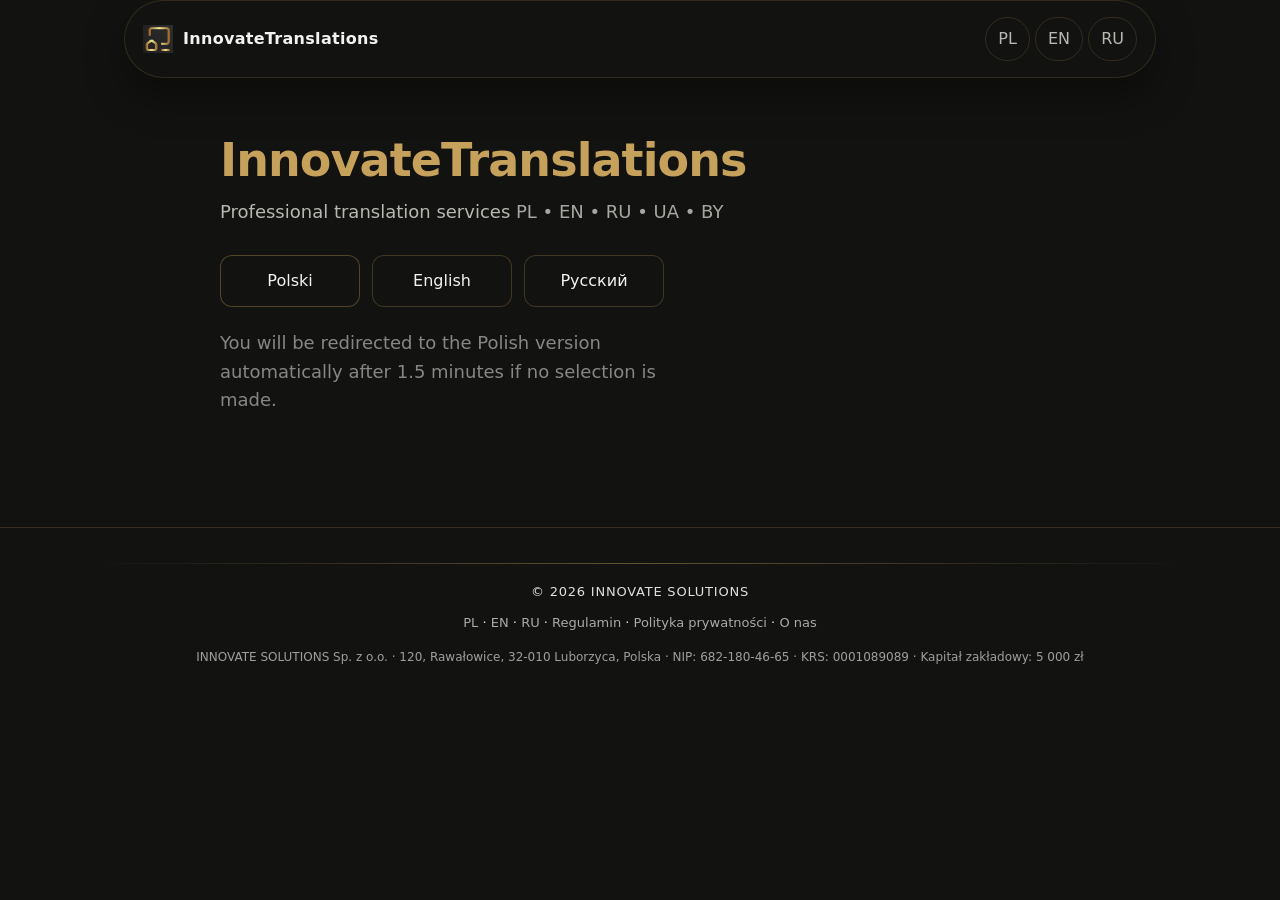
<file: index.html>
<!doctype html>
<html lang="pl">
<head>
  
  <meta charset="utf-8" />
  <meta name="viewport" content="width=device-width, initial-scale=1" />
  <title>InnovateTranslations | Professional Translation Services (PL, EN,UA, BY, RU)</title>
  <meta name="description" content="InnovateTranslations provides professional translation services for businesses. Languages: Polish, English, Russian, Ukrainian, Belarusian. Reliable communication and timely delivery."  />
  <meta name="robots" content="index,follow" />
  <link rel="canonical" href="./" />

  <meta property="og:title" content="InnovateTranslations — usługi tłumaczeniowe" />
  <meta property="og:description" content="Tłumaczenia PL/EN/RU dla firm. Szybka wycena i terminowa realizacja." />
  <meta property="og:type" content="website" />
  <link rel="stylesheet" href="./assets/style.css" />

  <link rel="icon" href="/assets/favicon/favicon.ico" sizes="any">
<link rel="icon" type="image/png" href="/assets/favicon/favicon-32.png" sizes="32x32">
<link rel="icon" type="image/png" href="/assets/favicon/favicon-192.png" sizes="192x192">
<link rel="apple-touch-icon" href="/assets/favicon/apple-touch-icon.png">
<link rel="manifest" href="/assets/favicon/site.webmanifest">
  
</head>
<body>
  <div class="container">                   
    <div class="nav">              
      <div class="brand">     
       <img src="./assets/img/logo.png" alt="InnovateTranslations logo">
       <span>InnovateTranslations</span>
      </div>                   

       <div class="lang">  
       <a href="./pl/">PL</a>
       <a href="./en/">EN</a>
       <a href="./ru/">RU</a>
      </div>              
    </div>                 

   <section class="hero">
    <div class="hero-inner">  
  <h1>InnovateTranslations</h1>
  <p style="margin-top:10px">
    Professional translation services
    <span class="hero-langs">  PL • EN • RU • UA • BY</span>
  </p>

  <div class="cta" style="margin-top:28px">  
    <a class="btn" href="./pl/">Polski</a>
    <a class="btn secondary" href="./en/">English</a>
    <a class="btn secondary" href="./ru/">Русский</a>
  </div>                                    

  <p class="small" style="margin-top:22px; opacity:.7">
   You will be redirected to the Polish version automatically after 1.5 minutes if no selection is made.
  </p>
      </div>             
        
  </section>  

  </div>                                          

<script>
  const BASE = "";
  const y = document.getElementById('y');
  if (y) y.textContent = new Date().getFullYear();

  // jeśli język już zapisany – omiń landing
  const saved = localStorage.getItem("it_lang");
  if (saved === "pl" || saved === "en" || saved === "ru") {
    window.location.replace(`${BASE}/${saved}/`);
  } else {
    const lang = (navigator.language || '').toLowerCase();
    const target =
      lang.startsWith('ru') ? `${BASE}/ru/` :
      lang.startsWith('en') ? `${BASE}/en/` :
      `${BASE}/pl/`;

    // długi, spokojny timeout – landing ma sens
    setTimeout(() => {
      window.location.href = target;
    }, 90000); // 90 sekund
  }

  // zapamiętaj kliknięcie języka
  document.querySelectorAll('a[href*="/pl/"], a[href*="/en/"], a[href*="/ru/"]').forEach(a => {

    a.addEventListener("click", () => {
      if (a.href.includes("/pl/")) localStorage.setItem("it_lang","pl");
      if (a.href.includes("/en/")) localStorage.setItem("it_lang","en");
      if (a.href.includes("/ru/")) localStorage.setItem("it_lang","ru");
    });
  });
</script>
</body>

<footer class="footer-clean">

  <div class="footer-line footer-copy">
    © 2026 INNOVATE SOLUTIONS
  </div>

  <div class="footer-line footer-links">
    <a href="./pl/">PL</a> ·
    <a href="./en/">EN</a> ·
    <a href="./ru/">RU</a> ·
    <a href="./regulamin.html">Regulamin</a> ·
    <a href="./polityka-prywatnosci.html">Polityka prywatności</a> ·
    <a href="#">O nas</a>
  </div>

  <div class="footer-line footer-company">
    INNOVATE SOLUTIONS Sp. z o.o. · 120, Rawałowice, 32-010 Luborzyca, Polska ·
    NIP: 682-180-46-65 · KRS: 0001089089 · Kapitał zakładowy: 5 000 zł
  </div>

</footer>


  
</html>
</file>
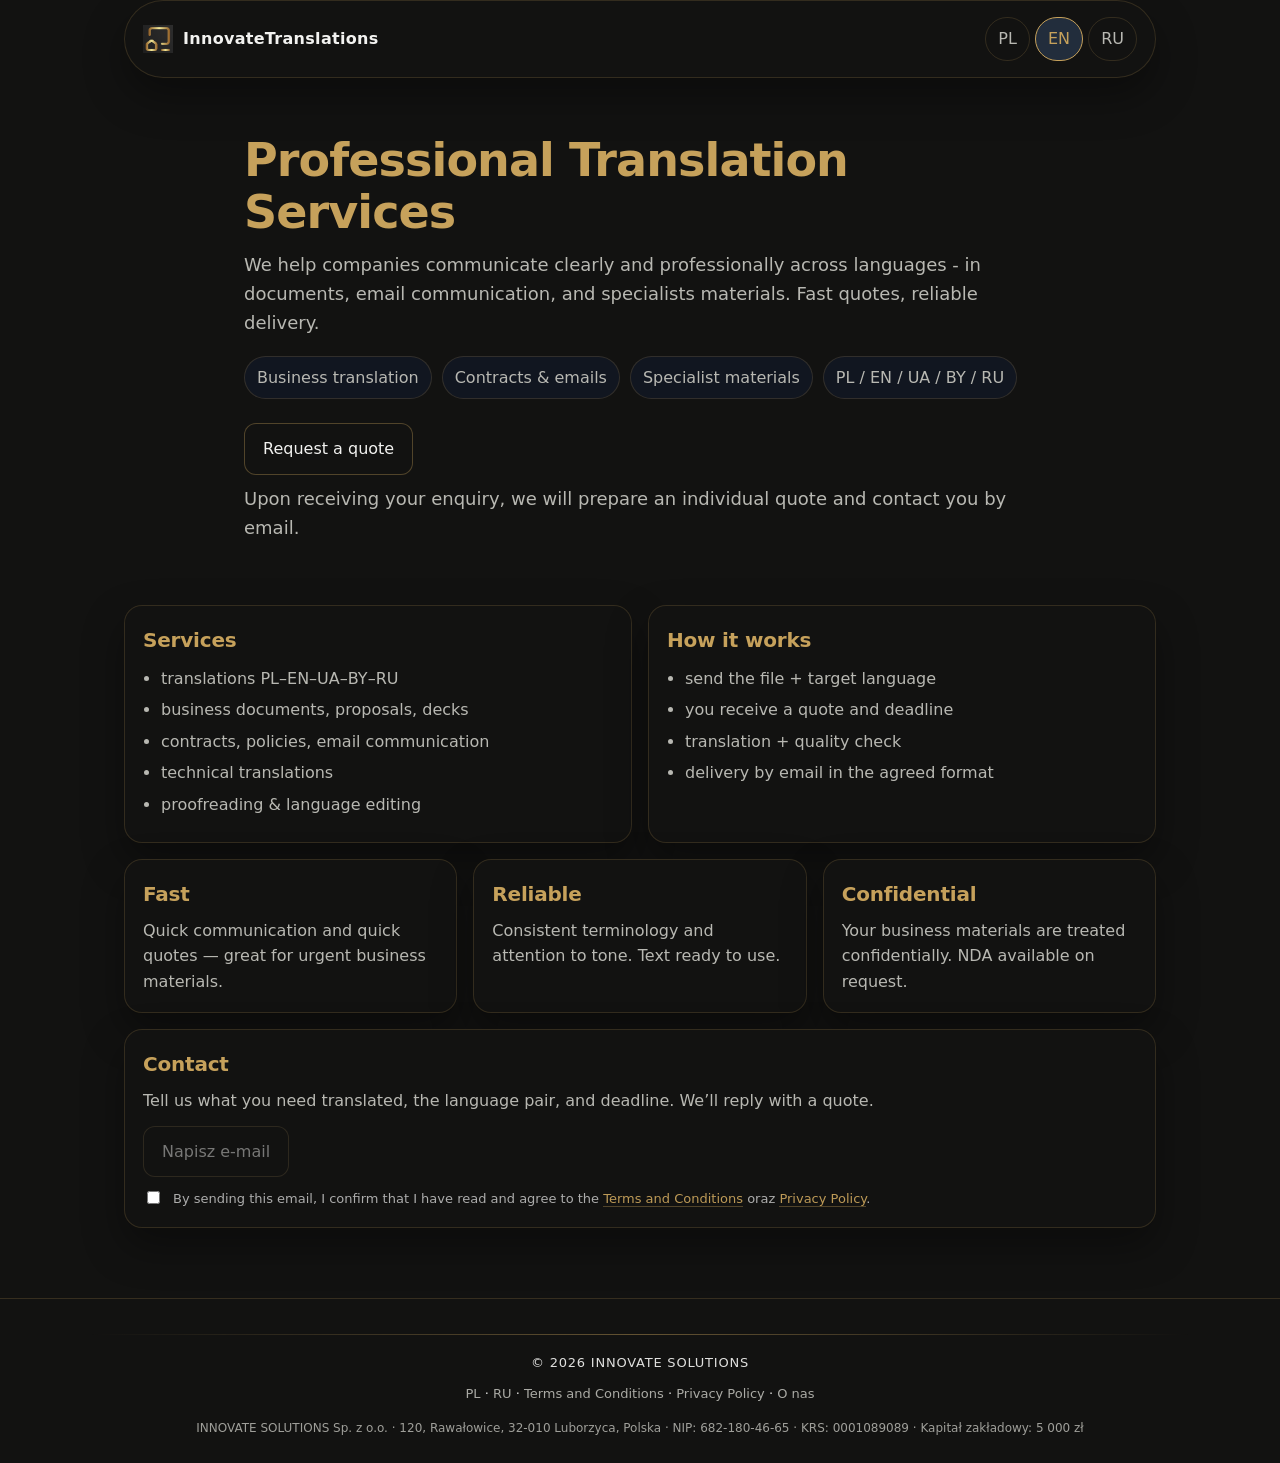
<file: en/index.html>
<!doctype html>
<html lang="en">
<head>

<link rel="icon" href="/assets/favicon/favicon.ico" sizes="any">
<link rel="icon" type="image/png" href="/assets/favicon/favicon-32.png" sizes="32x32">
<link rel="icon" type="image/png" href="/assets/favicon/favicon-192.png" sizes="192x192">
<link rel="apple-touch-icon" href="/assets/favicon/apple-touch-icon.png">
<link rel="manifest" href="/assets/favicon/site.webmanifest">
  
  <meta charset="utf-8" />
  <meta name="viewport" content="width=device-width, initial-scale=1" />
  <title>Professional Translation Services PL–EN–UA–BY–RU | InnovateTranslation</title>
  <meta name="description" content="InnovateTranslations provides professional translation services. Business documents, correspondence and specialist materials. Languages: PL, EN, UA, BY, RU" />
  <meta name="robots" content="index,follow" />
 <link rel="canonical" href="https://innovate-translations.eu/en/" />

<link rel="alternate" hreflang="pl" href="https://innovate-translations.eu/pl/" />
<link rel="alternate" hreflang="en" href="https://innovate-translations.eu/en/" />
<link rel="alternate" hreflang="ru" href="https://innovate-translations.eu/ru/" />
<link rel="alternate" hreflang="x-default" href="https://innovate-translations.eu/" />


  <meta property="og:title" content="InnovateTranslations — PL–EN–UA–BY–RU Translation Services" />
  <meta property="og:description" content="Business-focused translations. Fast quote and on-time delivery." />
  <meta property="og:type" content="website" />
  <meta property="og:url" content="https://innovate-translations.eu/">

 <link rel="stylesheet" href="../assets/style.css" />

  <script type="application/ld+json">
{
  "@context": "https://schema.org",
  "@type": "ProfessionalService",
  "name": "InnovateTranslations (INNOVATE SOLUTIONS Sp. z o.o.)",
  "url": "https://innovate-translations.eu/en/index.html",
  "inLanguage": "en",
  "serviceType": "Translation services",
  "description": "Professional translation services for businesses and individuals: specialist, technical and medical documents. Languages: Polish, English, Russian, Ukrainian, Belarusian. Fast quotation and reliable delivery.",
  "areaServed": ["PL", "EU"],
  "knowsLanguage": ["pl", "en", "ru", "uk", "be"],
  "email": "biuro.innovatesolutions@gmail.com"
}
</script>
</head>

  
<body>
  <div class="container">
    <div class="nav">
      <div class="brand">
      <img src="../assets/img/logo.png" alt="InnovateTranslations logo">
      <span>InnovateTranslations</span>
</div>

      <div class="lang">
       <a href="../pl/">PL</a>
       <a class="active" href="../en/">EN</a>
       <a href="../ru/">RU</a>
      </div>
    </div>

    <section class="hero">
      <div class="hero-wrap">
      <h1>Professional Translation Services</h1>
      <p>We help companies communicate clearly and professionally across languages - in documents, email communication, and specialists materials. Fast quotes, reliable delivery.</p>
      <div class="badges">
        <div class="badge">Business translation</div>
        <div class="badge">Contracts & emails</div>
        <div class="badge">Specialist materials</div>
        <div class="badge">PL / EN / UA / BY / RU</div>
      </div>
      <div class="cta">
        <a class="btn" href="#contact">Request a quote</a>
       
      </div>
      <p class="small" style="margin-top:10px">Upon receiving your enquiry, we will prepare an individual quote and contact you by email.</p>
    </div>

    </section>

    <section class="grid" id="services">
      <div class="card span6">
        <h2>Services</h2>
        <ul class="list">
          <li>translations PL–EN–UA–BY–RU</li>
          <li>business documents, proposals, decks</li>
          <li>contracts, policies, email communication</li>
          <li>technical translations</li>
          <li>proofreading & language editing</li>
        </ul>
      </div>
      <div class="card span6">
        <h2>How it works</h2>
        <ul class="list">
          <li>send the file + target language</li>
          <li>you receive a quote and deadline</li>
          <li>translation + quality check</li>
          <li>delivery by email in the agreed format</li>
        </ul>
      </div>

      <div class="card span4">
        <h2>Fast</h2>
        <p>Quick communication and quick quotes — great for urgent business materials.</p>
      </div>
      <div class="card span4">
        <h2>Reliable</h2>
        <p>Consistent terminology and attention to tone. Text ready to use.</p>
      </div>
      <div class="card span4">
        <h2>Confidential</h2>
        <p>Your business materials are treated confidentially. NDA available on request.</p>
      </div>

      <div class="card" id="contact">
        <h2>Contact</h2>
        <p>Tell us what you need translated, the language pair, and deadline. We’ll reply with a quote.</p>
        
        <div class="cta" style="margin-top:12px">
  <a class="btn" id="mailtoBtn"
     aria-disabled="true"
     href="mailto:kontakt@innovate-translations.eu?subject=Wycena%20t%C5%82umaczenia&body=Dzie%C5%84%20dobry%2C%0A%0AProsz%C4%99%20o%20wycen%C4%99%20t%C5%82umaczenia%3A%0A-%20J%C4%99zyki%3A%20PL%20%E2%86%92%20EN%20(ew.%20RU)%0A-%20Temat%3A%20%0A-%20Obj%C4%99to%C5%9B%C4%87%3A%20%0A-%20Termin%3A%20%0A%0AZa%C5%82%C4%85czam%20plik.%0A%0APozdrawiam%2C">
    Napisz e-mail
  </a>
</div>

<label class="consent-mailto" style="margin-top:12px; display:flex; gap:10px; align-items:flex-start;">
  <input id="consentMailto" type="checkbox" />
  <span>
    By sending this email, I confirm that I have read and agree to the
    <a href="terms.html">Terms and Conditions</a> oraz
    <a href="privacy-policy.html">Privacy Policy</a>.
  </span>
</label>


        
      </div>
    </section>


    
  </div>

<script>
  document.getElementById('y').textContent = new Date().getFullYear();
</script>

<script>
  (function(){
    const cb = document.getElementById('consentMailto');
    const btn = document.getElementById('mailtoBtn');
    if(!cb || !btn) return;

    const setState = () => {
      const ok = cb.checked;
      btn.setAttribute('aria-disabled', ok ? 'false' : 'true');
    };

    cb.addEventListener('change', setState);
    setState();
  })();
</script>

  
</body>

<footer class="footer-clean">

  <div class="footer-line footer-copy">
    © 2026 INNOVATE SOLUTIONS
  </div>

  <div class="footer-line footer-links">
    <a href="../pl/">PL</a> ·
    <a href="../ru/">RU</a> ·
   <a href="terms.html">Terms and Conditions</a> ·
    <a href="privacy-policy.html">Privacy Policy</a> ·
    <a href="#">O nas</a>
  </div>

  <div class="footer-line footer-company">
    INNOVATE SOLUTIONS Sp. z o.o. · 120, Rawałowice, 32-010 Luborzyca, Polska ·
    NIP: 682-180-46-65 · KRS: 0001089089 · Kapitał zakładowy: 5 000 zł
  </div>

</footer>


  
</html>
</file>
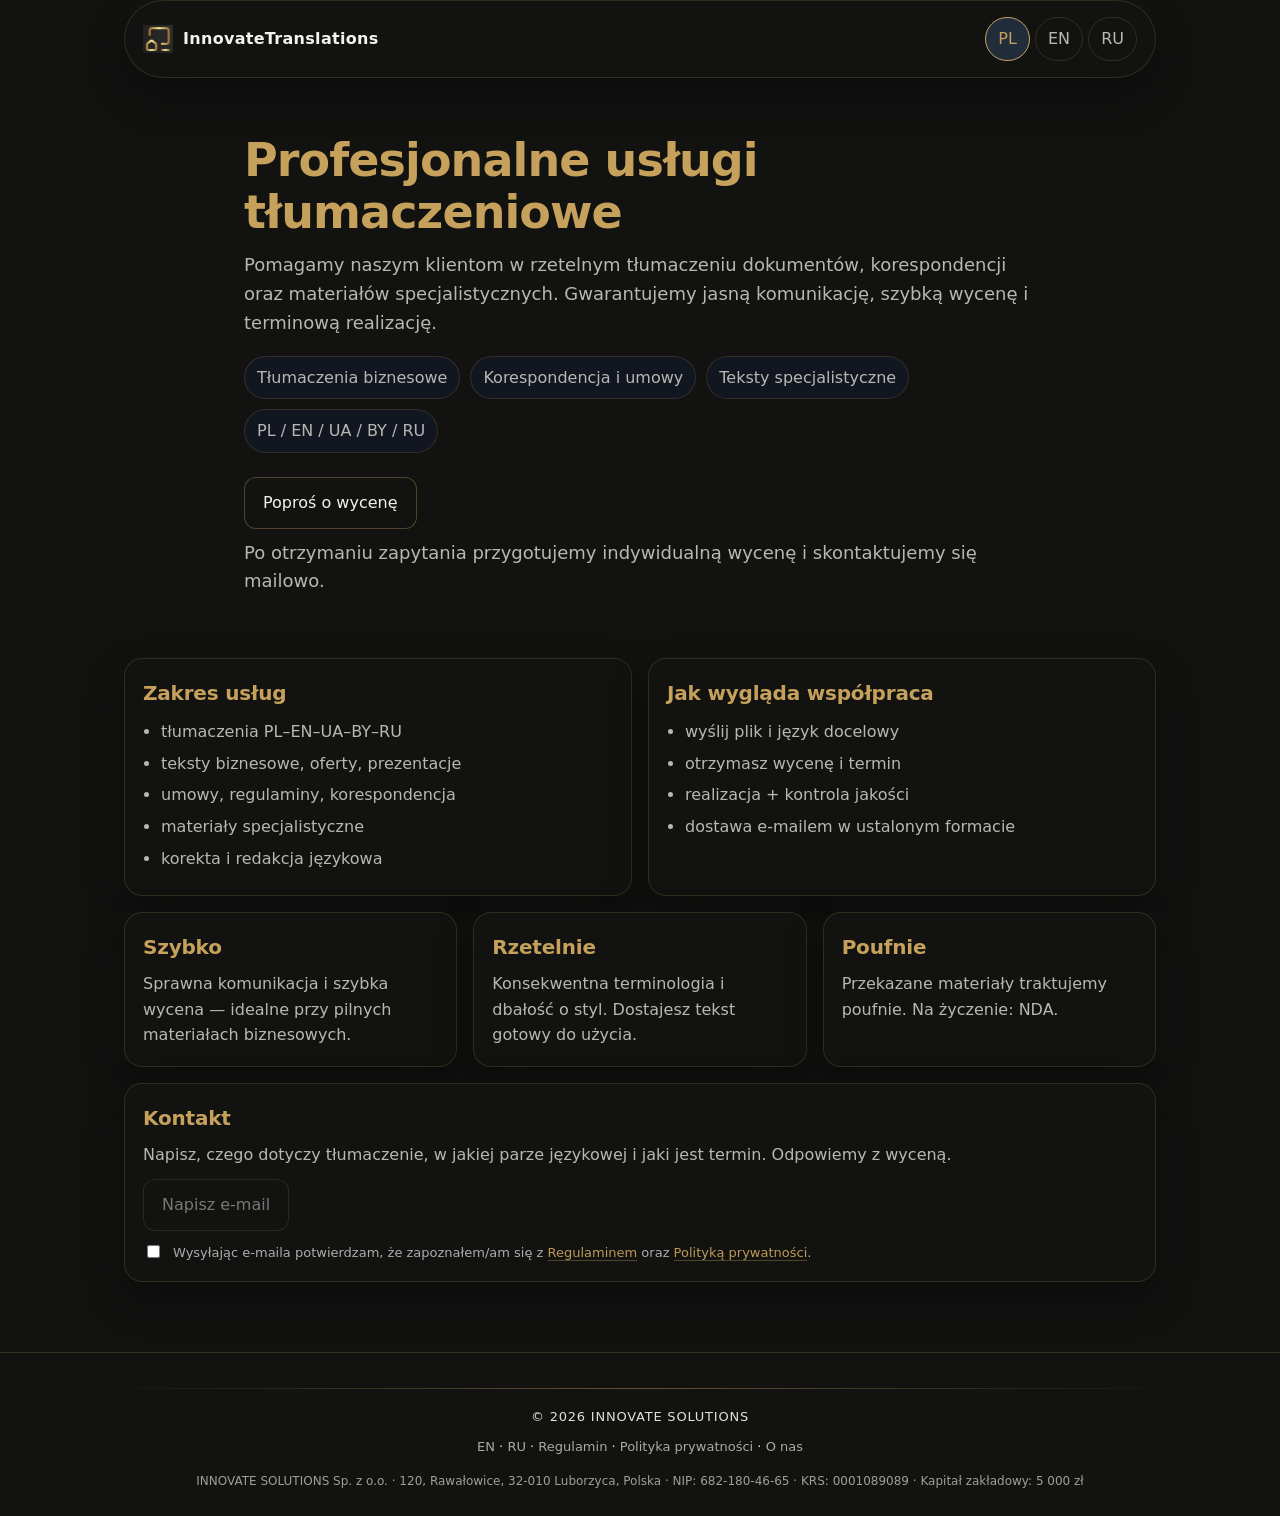
<file: pl/index.html>
<!doctype html>
<html lang="pl">
<head>

  <link rel="icon" href="/assets/favicon/favicon.ico" sizes="any">
<link rel="icon" type="image/png" href="/assets/favicon/favicon-32.png" sizes="32x32">
<link rel="icon" type="image/png" href="/assets/favicon/favicon-192.png" sizes="192x192">
<link rel="apple-touch-icon" href="/assets/favicon/apple-touch-icon.png">
<link rel="manifest" href="/assets/favicon/site.webmanifest">
  
  <meta charset="utf-8" />
  <meta name="viewport" content="width=device-width, initial-scale=1" />
  <title>Tłumaczenia specjalistyczne PL–EN–UA–BY–RU | InnovateTranslations</title>
  <meta name="description" content="InnovateTranslations oferuje profesjonalne usługi tłumaczeniowe dla firm i osób fizycznych. Tłumaczenia biznesowe, korespondencja, dokumenty. Języki: PL, EN, UA, BY, RU." />
  <meta name="robots" content="index,follow" />
<link rel="canonical" href="https://innovate-translations.eu/pl/" />

<link rel="alternate" hreflang="pl" href="https://innovate-translations.eu/pl/" />
<link rel="alternate" hreflang="en" href="https://innovate-translations.eu/en/" />
<link rel="alternate" hreflang="ru" href="https://innovate-translations.eu/ru/" />
<link rel="alternate" hreflang="x-default" href="https://innovate-translations.eu/" />


  <meta property="og:title" content="InnovateTranslations — tłumaczenia PL–EN–UA–BY–RU" />
  <meta property="og:description" content="Profesjonalne usługi tłumaczeniowe. Szybka wycena i terminowa realizacja." />
  <meta property="og:type" content="website" />
  <meta property="og:url" content="https://innovate-translations.eu/">

  <link rel="stylesheet" href="../assets/style.css" />

 <script type="application/ld+json">
{
  "@context": "https://schema.org",
  "@type": "ProfessionalService",
  "name": "InnovateTranslations (INNOVATE SOLUTIONS Sp. z o.o.)",
  "url": "https://innovate-translations.eu/pl/index.html",
  "inLanguage": "pl",
  "serviceType": "Usługi tłumaczeniowe",
  "description": "Profesjonalne usługi tłumaczeniowe dla firm i osób prywatnych: tłumaczenia specjalistyczne, techniczne i dokumentów medycznych. Języki: PL, EN, RU, UA, BY. Szybka wycena i terminowa realizacja.",
  "areaServed": ["PL", "EU"],
  "knowsLanguage": ["pl", "en", "ru", "uk", "be"],
  "email": "biuro.innovatesolutions@gmail.com"
}
</script>
</head>
<body>
  <div class="container">
    <div class="nav">
      <div class="brand">
      <img src="../assets/img/logo.png" alt="InnovateTranslations logo">
      <span>InnovateTranslations</span>
</div>

      <div class="lang">
        <a class="active" href="../pl/">PL</a>
        <a href="../en/">EN</a>
        <a href="../ru/">RU</a>
      </div>
    </div>

    <section class="hero">
      <div class="hero-wrap">
      <h1>Profesjonalne usługi tłumaczeniowe</h1>
      <p>Pomagamy naszym klientom w rzetelnym tłumaczeniu dokumentów, korespondencji oraz materiałów specjalistycznych. Gwarantujemy jasną komunikację, szybką wycenę i terminową realizację.</p>
      <div class="badges">
        <div class="badge">Tłumaczenia biznesowe</div>
        <div class="badge">Korespondencja i umowy</div>
        <div class="badge">Teksty specjalistyczne</div>
        <div class="badge">PL / EN / UA / BY / RU</div>
      </div>
      <div class="cta">
        <a class="btn" href="#kontakt">Poproś o wycenę</a>
       
      </div>
      <p class="small" style="margin-top:10px">Po otrzymaniu zapytania przygotujemy indywidualną wycenę i skontaktujemy się mailowo.</p>
      </div>
    </section>

    <section class="grid" id="oferta">
      <div class="card span6">
        <h2>Zakres usług</h2>
        <ul class="list">
          <li>tłumaczenia PL–EN–UA–BY–RU</li>
          <li>teksty biznesowe, oferty, prezentacje</li>
          <li>umowy, regulaminy, korespondencja</li>
          <li>materiały specjalistyczne</li>
          <li>korekta i redakcja językowa</li>
        </ul>
      </div>
      <div class="card span6">
        <h2>Jak wygląda współpraca</h2>
        <ul class="list">
          <li>wyślij plik i język docelowy</li>
          <li>otrzymasz wycenę i termin</li>
          <li>realizacja + kontrola jakości</li>
          <li>dostawa e-mailem w ustalonym formacie</li>
        </ul>
      </div>

      <div class="card span4">
        <h2>Szybko</h2>
        <p>Sprawna komunikacja i szybka wycena — idealne przy pilnych materiałach biznesowych.</p>
      </div>
      <div class="card span4">
        <h2>Rzetelnie</h2>
        <p>Konsekwentna terminologia i dbałość o styl. Dostajesz tekst gotowy do użycia.</p>
      </div>
      <div class="card span4">
        <h2>Poufnie</h2>
        <p>Przekazane materiały traktujemy poufnie. Na życzenie: NDA.</p>
      </div>

      <div class="card" id="kontakt">
        <h2>Kontakt</h2>
        <p>Napisz, czego dotyczy tłumaczenie, w jakiej parze językowej i jaki jest termin. Odpowiemy z wyceną.</p>
        
        
        <div class="cta" style="margin-top:12px">
  <a class="btn" id="mailtoBtn"
     aria-disabled="true"
     href="mailto:kontakt@innovate-translations.eu?subject=Wycena%20t%C5%82umaczenia&body=Dzie%C5%84%20dobry%2C%0A%0AProsz%C4%99%20o%20wycen%C4%99%20t%C5%82umaczenia%3A%0A-%20J%C4%99zyki%3A%20PL%20%E2%86%92%20EN%20(ew.%20RU)%0A-%20Temat%3A%20%0A-%20Obj%C4%99to%C5%9B%C4%87%3A%20%0A-%20Termin%3A%20%0A%0AZa%C5%82%C4%85czam%20plik.%0A%0APozdrawiam%2C">
    Napisz e-mail
  </a>
</div>

<label class="consent-mailto" style="margin-top:12px; display:flex; gap:10px; align-items:flex-start;">
  <input id="consentMailto" type="checkbox" />
  <span>
    Wysyłając e-maila potwierdzam, że zapoznałem/am się z
    <a href="regulamin.html">Regulaminem</a> oraz
    <a href="polityka-prywatnosci.html">Polityką prywatności</a>.
  </span>
</label>

        
      </div>
    </section>

   
  </div>

<script>
  document.getElementById('y').textContent = new Date().getFullYear();
</script>


<script>
  (function(){
    const cb = document.getElementById('consentMailto');
    const btn = document.getElementById('mailtoBtn');
    if(!cb || !btn) return;

    const setState = () => {
      const ok = cb.checked;
      btn.setAttribute('aria-disabled', ok ? 'false' : 'true');
    };

    cb.addEventListener('change', setState);
    setState();
  })();
</script>


  
</body>

<footer class="footer-clean">

  <div class="footer-line footer-copy">
    © 2026 INNOVATE SOLUTIONS
  </div>

  <div class="footer-line footer-links">
    <a href="../en/">EN</a> ·
    <a href="../ru/">RU</a> ·
    <a href="regulamin.html">Regulamin</a> ·
    <a href="polityka-prywatnosci.html">Polityka prywatności</a> ·
    <a href="#">O nas</a>
  </div>

  <div class="footer-line footer-company">
    INNOVATE SOLUTIONS Sp. z o.o. · 120, Rawałowice, 32-010 Luborzyca, Polska ·
    NIP: 682-180-46-65 · KRS: 0001089089 · Kapitał zakładowy: 5 000 zł
  </div>

</footer>



  
</html>
</file>
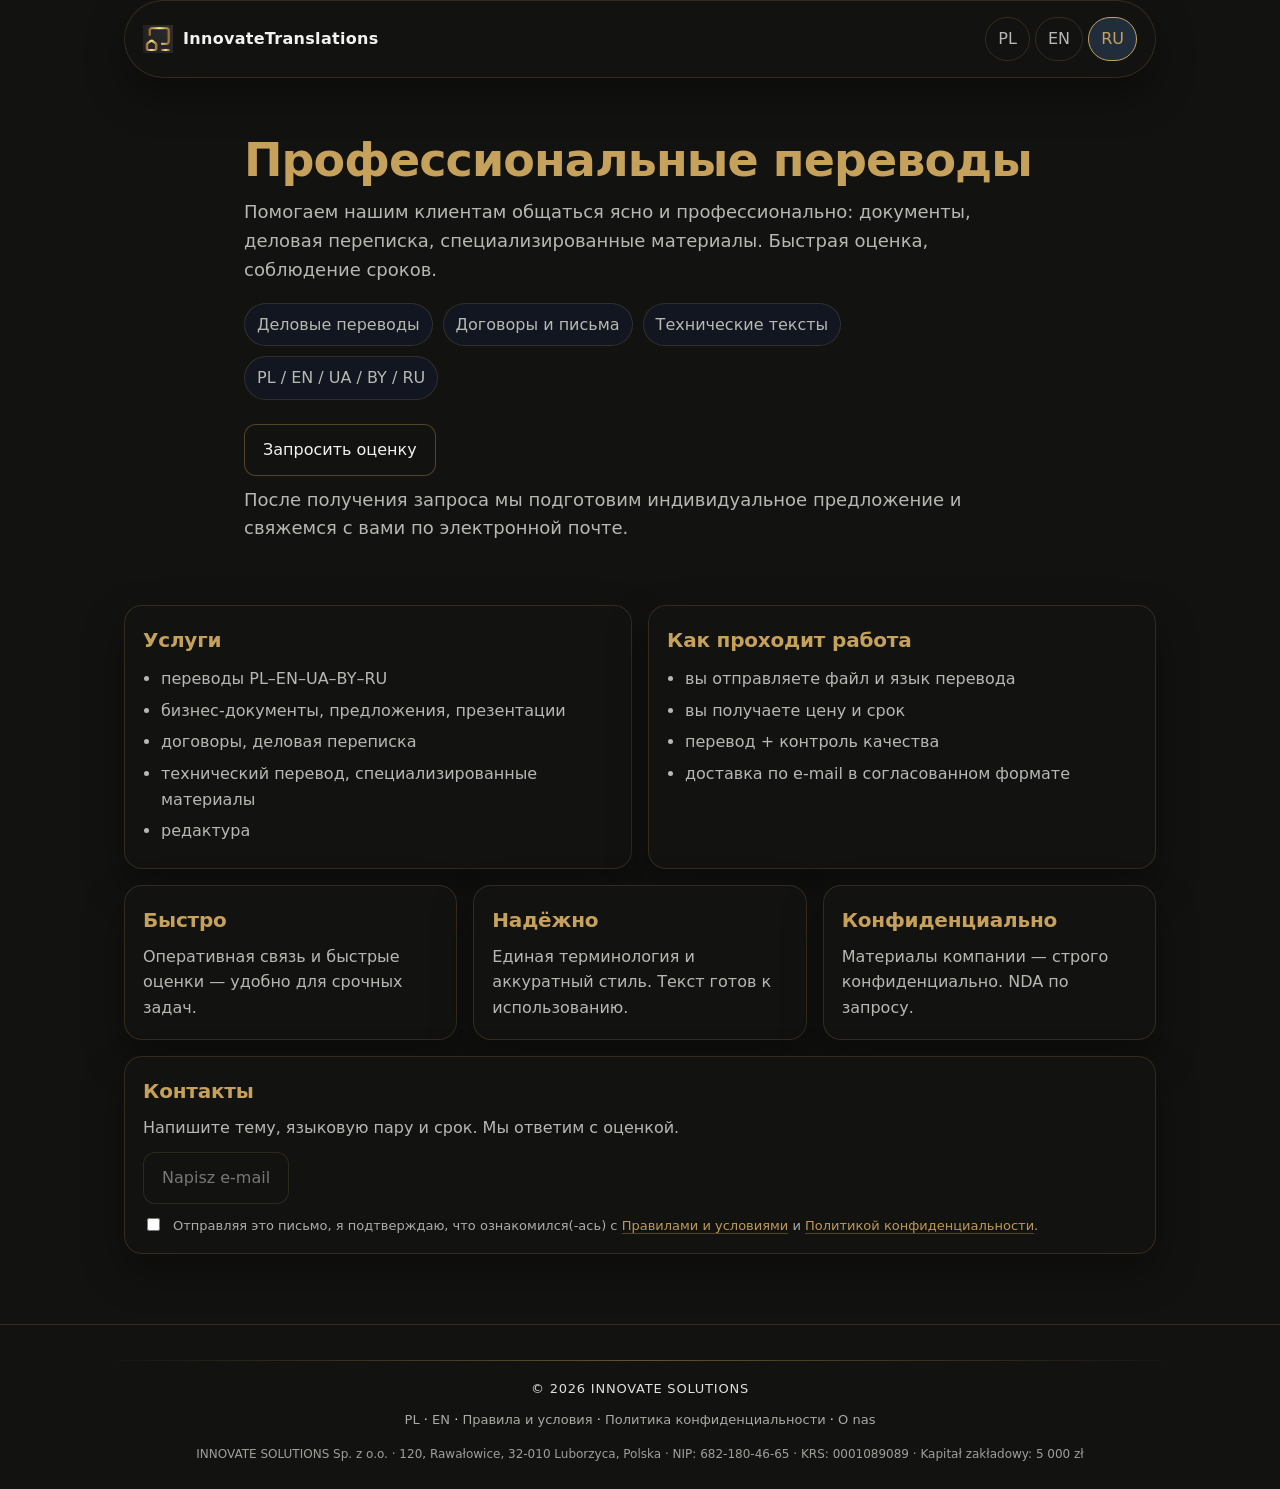
<file: ru/index.html>
<!doctype html>
<html lang="ru">
<head>

<link rel="icon" href="/assets/favicon/favicon.ico" sizes="any">
<link rel="icon" type="image/png" href="/assets/favicon/favicon-32.png" sizes="32x32">
<link rel="icon" type="image/png" href="/assets/favicon/favicon-192.png" sizes="192x192">
<link rel="apple-touch-icon" href="/assets/favicon/apple-touch-icon.png">
<link rel="manifest" href="/assets/favicon/site.webmanifest">
  
  <meta charset="utf-8" />
  <meta name="viewport" content="width=device-width, initial-scale=1" />
  <title>Профессиональные услуги перевода PL–EN–UA–BY–RU | InnovateTranslations</title>
  <meta name="description" content="InnovateTranslations предлагает профессиональные переводы. Деловые документы, переписка и материалы. Языки: PL, EN, UA, BY, RU." />
  <meta name="robots" content="index,follow" />
  <link rel="canonical" href="https://innovate-translations.eu/ru/" />

<link rel="alternate" hreflang="pl" href="https://innovate-translations.eu/pl/" />
<link rel="alternate" hreflang="en" href="https://innovate-translations.eu/en/" />
<link rel="alternate" hreflang="ru" href="https://innovate-translations.eu/ru/" />
<link rel="alternate" hreflang="x-default" href="https://innovate-translations.eu/" />


  <meta property="og:title" content="InnovateTranslations — Переводы PL–EN–UA–BY–RU" />
  <meta property="og:description" content="Профессиональные переводы. Быстрая оценка и работа в срок." />
  <meta property="og:type" content="website" />
  <meta property="og:url" content="https://innovate-translations.eu/">

  <link rel="stylesheet" href="../assets/style.css" />

 <script type="application/ld+json">
{
  "@context": "https://schema.org",
  "@type": "ProfessionalService",
  "name": "InnovateTranslations (INNOVATE SOLUTIONS Sp. z o.o.)",
  "url": "https://innovate-translations.eu/ru/index.html",
  "inLanguage": "ru",
  "serviceType": "Переводческие услуги",
  "description": "Профессиональные услуги перевода для компаний и частных лиц: специализированные, технические и медицинские документы. Языки: польский, английский, русский, украинский, белорусский. Быстрая оценка и надежные сроки.",
  "areaServed": ["PL", "EU"],
  "knowsLanguage": ["pl", "en", "ru", "uk", "be"],
  "email": "biuro.innovatesolutions@gmail.com"
}
</script>
</head>
<body>
  <div class="container">
    <div class="nav">
      <div class="brand">
      <img src="../assets/img/logo.png" alt="InnovateTranslations logo">
      <span>InnovateTranslations</span>
      </div>

      <div class="lang">
       <a href="../pl/">PL</a>
       <a href="../en/">EN</a>
       <a class="active" href="../ru/">RU</a>
      </div>
    </div>

    <section class="hero">
      <div class="hero-wrap">
      <h1>Профессиональные переводы</h1>
      <p>Помогаем нашим клиентам общаться ясно и профессионально: документы, деловая переписка, специализированные материалы. Быстрая оценка, соблюдение сроков.</p>
      <div class="badges">
        <div class="badge">Деловые переводы</div>
        <div class="badge">Договоры и письма</div>
        <div class="badge">Технические тексты</div>
        <div class="badge">PL / EN / UA / BY / RU</div>
      </div>
      <div class="cta">
        <a class="btn" href="#contact">Запросить оценку</a>
        
      </div>
      <p class="small" style="margin-top:10px">После получения запроса мы подготовим индивидуальное предложение и свяжемся с вами по электронной почте.</p>
    </div>
    </section>

    <section class="grid" id="services">
      <div class="card span6">
        <h2>Услуги</h2>
        <ul class="list">
          <li>переводы PL–EN–UA–BY–RU</li>
          <li>бизнес-документы, предложения, презентации</li>
          <li>договоры, деловая переписка</li>
          <li>технический перевод, специализированные материалы</li>
          <li>редактура</li>
        </ul>
      </div>
      <div class="card span6">
        <h2>Как проходит работа</h2>
        <ul class="list">
          <li>вы отправляете файл и язык перевода</li>
          <li>вы получаете цену и срок</li>
          <li>перевод + контроль качества</li>
          <li>доставка по e-mail в согласованном формате</li>
        </ul>
      </div>

      <div class="card span4">
        <h2>Быстро</h2>
        <p>Оперативная связь и быстрые оценки — удобно для срочных задач.</p>
      </div>
      <div class="card span4">
        <h2>Надёжно</h2>
        <p>Единая терминология и аккуратный стиль. Текст готов к использованию.</p>
      </div>
      <div class="card span4">
        <h2>Конфиденциально</h2>
        <p>Материалы компании — строго конфиденциально. NDA по запросу.</p>
      </div>

      <div class="card" id="contact">
        <h2>Контакты</h2>
        <p>Напишите тему, языковую пару и срок. Мы ответим с оценкой.</p>
        
       <div class="cta" style="margin-top:12px">
  <a class="btn" id="mailtoBtn"
     aria-disabled="true"
     href="mailto:kontakt@innovate-translations.eu?subject=Wycena%20t%C5%82umaczenia&body=Dzie%C5%84%20dobry%2C%0A%0AProsz%C4%99%20o%20wycen%C4%99%20t%C5%82umaczenia%3A%0A-%20J%C4%99zyki%3A%20PL%20%E2%86%92%20EN%20(ew.%20RU)%0A-%20Temat%3A%20%0A-%20Obj%C4%99to%C5%9B%C4%87%3A%20%0A-%20Termin%3A%20%0A%0AZa%C5%82%C4%85czam%20plik.%0A%0APozdrawiam%2C">
    Napisz e-mail
  </a>
</div>

<label class="consent-mailto" style="margin-top:12px; display:flex; gap:10px; align-items:flex-start;">
  <input id="consentMailto" type="checkbox" />
  <span>
    Отправляя это письмо, я подтверждаю, что ознакомился(-ась) с
    <a href="usloviya.html">Правилами и условиями</a> и
    <a href="politika-konfidencialnosti.html">Политикой конфиденциальности</a>.
  </span>
</label>
        
      </div>
    </section>

   
  </div>

<script>
  document.getElementById('y').textContent = new Date().getFullYear();
</script>


<script>
  (function(){
    const cb = document.getElementById('consentMailto');
    const btn = document.getElementById('mailtoBtn');
    if(!cb || !btn) return;

    const setState = () => {
      const ok = cb.checked;
      btn.setAttribute('aria-disabled', ok ? 'false' : 'true');
    };

    cb.addEventListener('change', setState);
    setState();
  })();
</script>

  
</body>

  <footer class="footer-clean">

  <div class="footer-line footer-copy">
    © 2026 INNOVATE SOLUTIONS
  </div>

  <div class="footer-line footer-links">
    <a href="../pl/">PL</a> ·
    <a href="../en/">EN</a> ·
   <a href="usloviya.html">Правила и условия</a> ·
    <a href="politika-konfidencialnosti.html">Политика конфиденциальности</a> ·
    <a href="#">O nas</a>
  </div>

  <div class="footer-line footer-company">
    INNOVATE SOLUTIONS Sp. z o.o. · 120, Rawałowice, 32-010 Luborzyca, Polska ·
    NIP: 682-180-46-65 · KRS: 0001089089 · Kapitał zakładowy: 5 000 zł
  </div>

</footer>


  
</html>
</file>
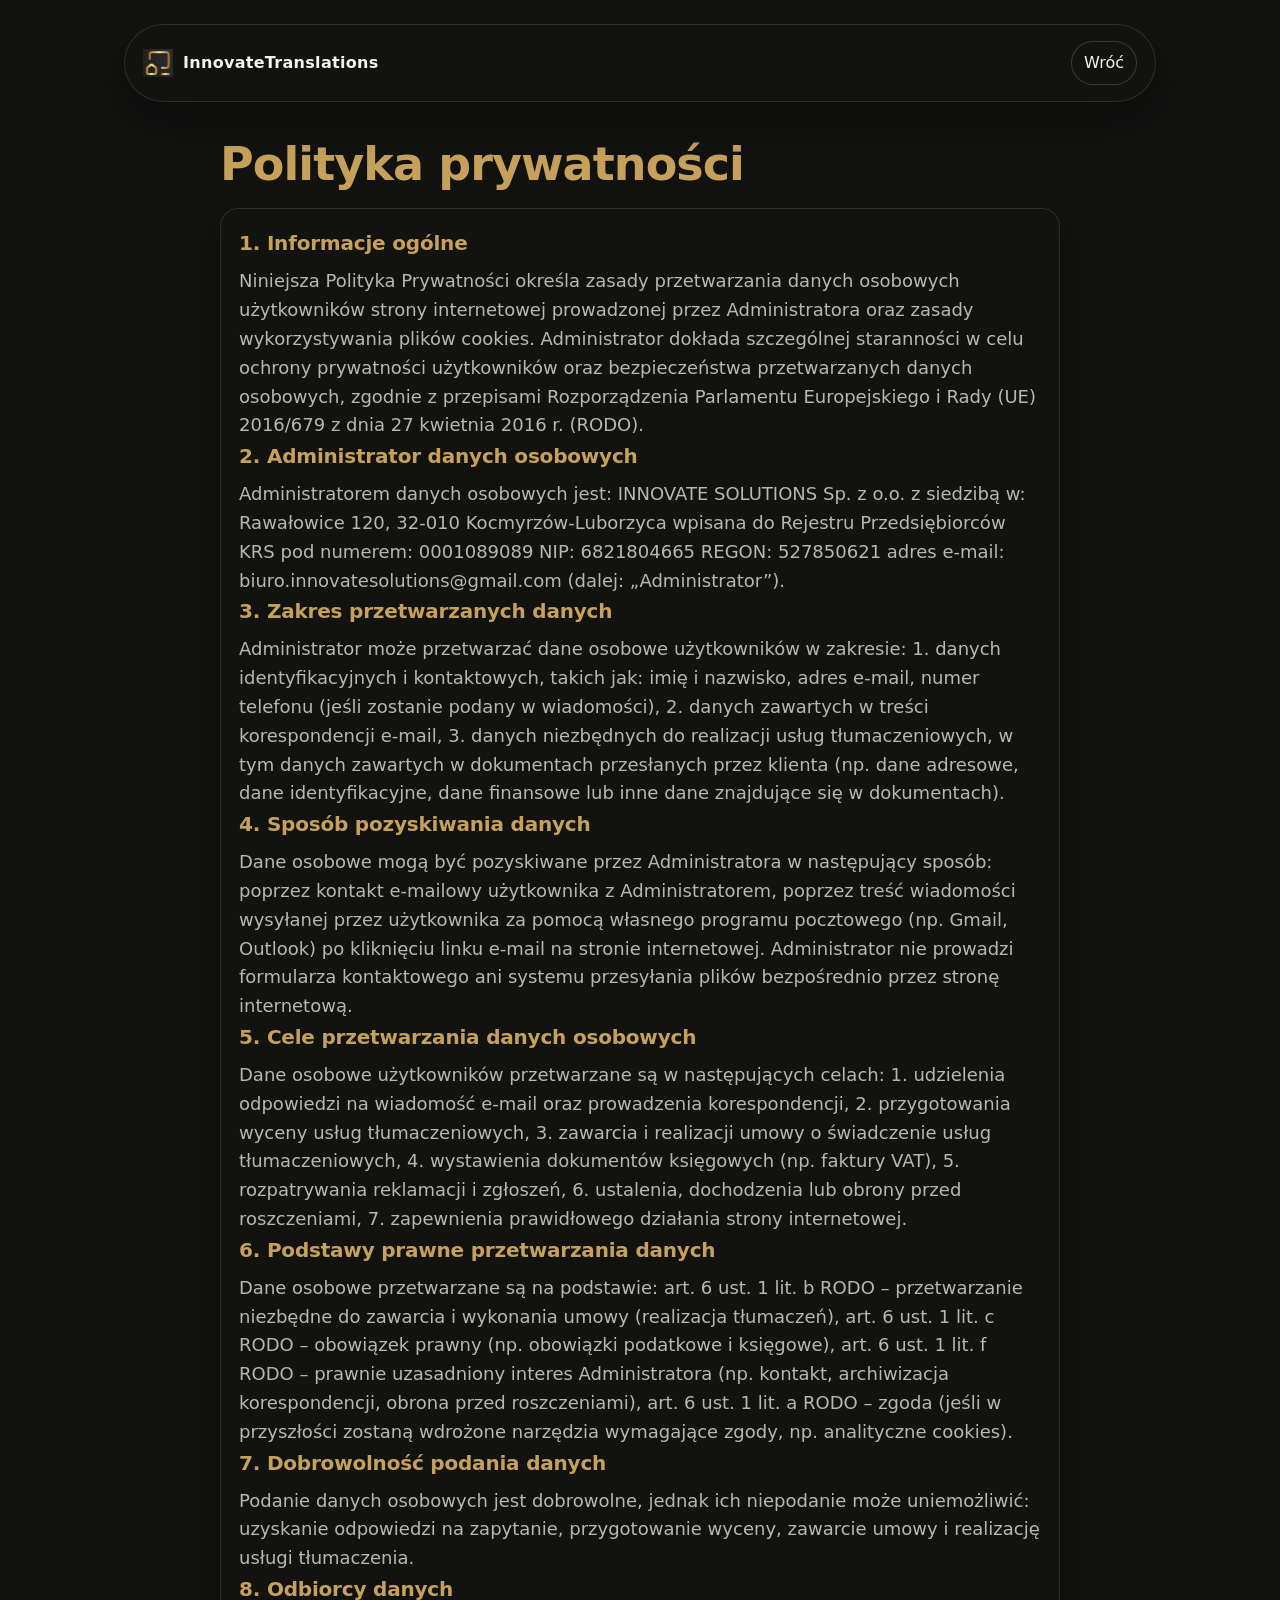
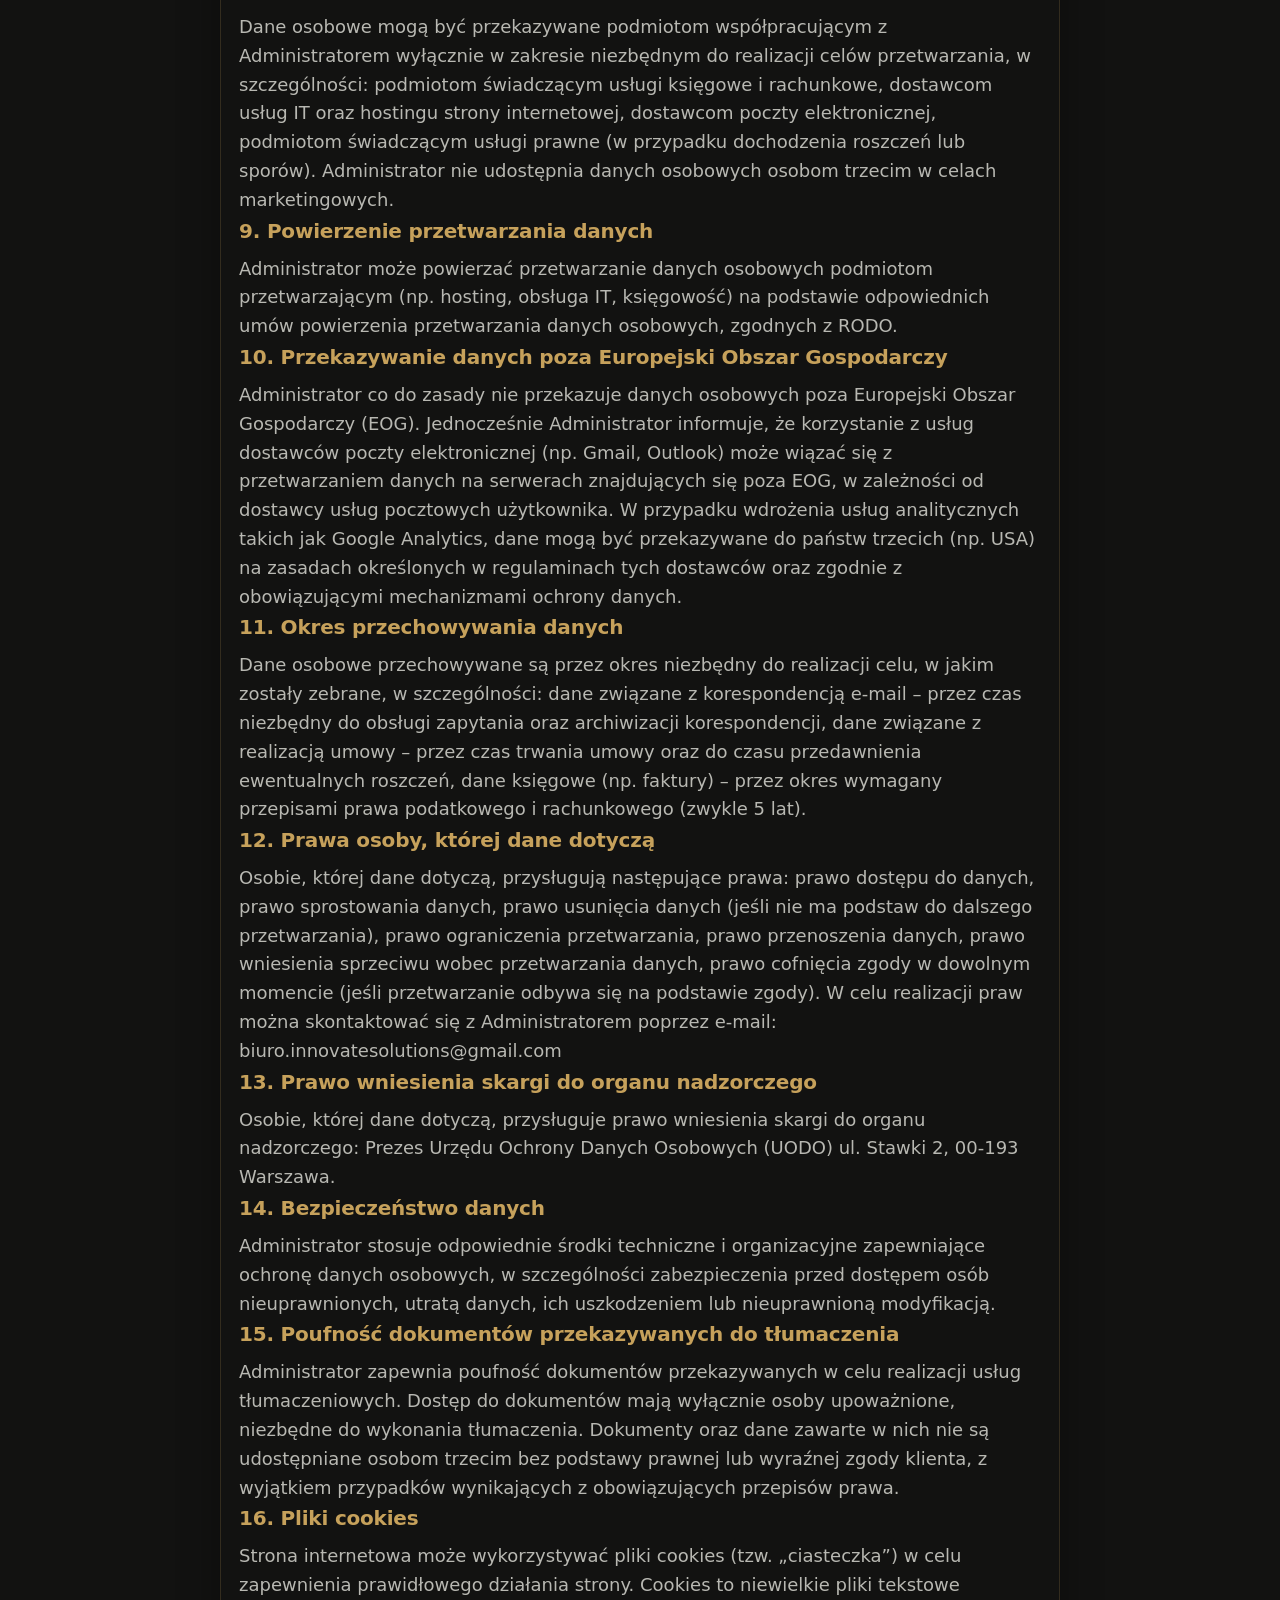
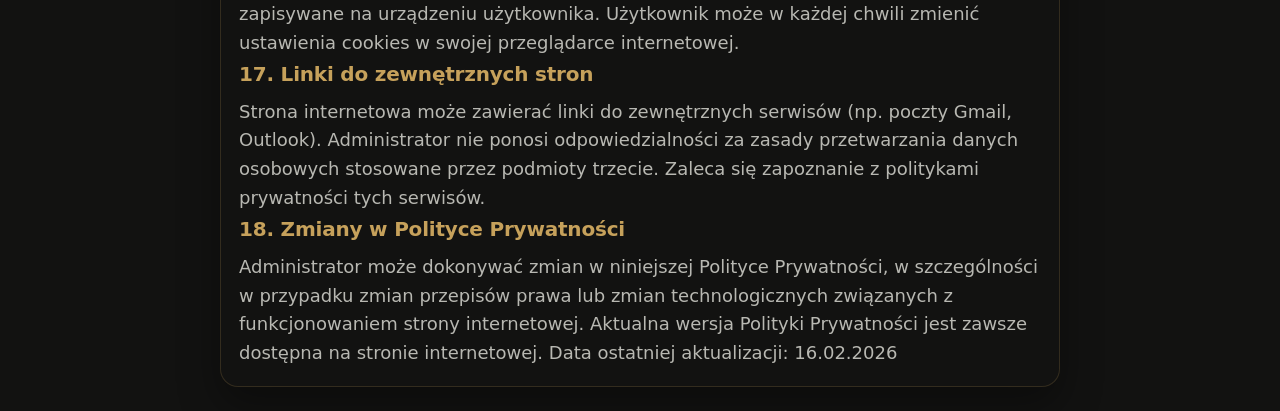
<file: polityka-prywatnosci.html>
<!doctype html>
<html lang="pl">
<head>
  <meta charset="utf-8" />
  <meta name="viewport" content="width=device-width, initial-scale=1" />
  <title>Polityka prywatności — INNOVATE TRANSLATIONS</title>
  <link rel="stylesheet" href="./assets/style.css" />
</head>
<body>
  <div class="container">
    <div class="nav" style="margin-top:24px">
      <div class="brand">
        <img src="./assets/img/logo.png" alt="InnovateTranslations logo">
        <span>InnovateTranslations</span>
      </div>
      <div class="lang">
        <a class="btn secondary" href=".">Wróć</a>
      </div>
    </div>

    <section class="hero" style="padding-top:36px">
      <div class="hero-inner">
        <h1>Polityka prywatności</h1>
        <p class="hero-subline"></p>

        <div class="card" style="margin-top:18px; padding:18px">
          <h2 style="margin-top:0">1. Informacje ogólne</h2>
          <p>Niniejsza Polityka Prywatności określa zasady przetwarzania danych osobowych użytkowników strony internetowej 
            prowadzonej przez Administratora oraz zasady wykorzystywania plików cookies.
            Administrator dokłada szczególnej staranności w celu ochrony prywatności użytkowników oraz bezpieczeństwa 
            przetwarzanych danych osobowych, zgodnie z przepisami Rozporządzenia Parlamentu Europejskiego i Rady (UE) 2016/679 
            z dnia 27 kwietnia 2016 r. (RODO).</p>

          <h2>2. Administrator danych osobowych</h2>
          <p>Administratorem danych osobowych jest:
            INNOVATE SOLUTIONS Sp. z o.o.
            z siedzibą w: Rawałowice 120, 32-010 Kocmyrzów-Luborzyca
            wpisana do Rejestru Przedsiębiorców KRS pod numerem: 0001089089
            NIP: 6821804665
            REGON: 527850621
            adres e-mail: biuro.innovatesolutions@gmail.com
            (dalej: „Administrator”).  </p>

          <h2>3. Zakres przetwarzanych danych</h2>
          <p>Administrator może przetwarzać dane osobowe użytkowników w zakresie:
          1. danych identyfikacyjnych i kontaktowych, takich jak:
                  imię i nazwisko,
                  adres e-mail,
                  numer telefonu (jeśli zostanie podany w wiadomości),
          2. danych zawartych w treści korespondencji e-mail,
          3. danych niezbędnych do realizacji usług tłumaczeniowych, w tym danych zawartych w dokumentach przesłanych przez klienta 
            (np. dane adresowe, dane identyfikacyjne, dane finansowe lub inne dane znajdujące się w dokumentach).</p>

          <h2>4. Sposób pozyskiwania danych</h2>
          <p>Dane osobowe mogą być pozyskiwane przez Administratora w następujący sposób:
                poprzez kontakt e-mailowy użytkownika z Administratorem,
                poprzez treść wiadomości wysyłanej przez użytkownika za pomocą własnego programu pocztowego (np. Gmail, Outlook) 
                po kliknięciu linku e-mail na stronie internetowej.
                Administrator nie prowadzi formularza kontaktowego ani systemu przesyłania plików bezpośrednio przez stronę internetową.</p>


          <h2>5. Cele przetwarzania danych osobowych</h2>
          <p>Dane osobowe użytkowników przetwarzane są w następujących celach:
          1. udzielenia odpowiedzi na wiadomość e-mail oraz prowadzenia korespondencji,
          2. przygotowania wyceny usług tłumaczeniowych,
          3. zawarcia i realizacji umowy o świadczenie usług tłumaczeniowych,
          4. wystawienia dokumentów księgowych (np. faktury VAT),
          5. rozpatrywania reklamacji i zgłoszeń,
          6. ustalenia, dochodzenia lub obrony przed roszczeniami,
          7. zapewnienia prawidłowego działania strony internetowej.</p>

          <h2>6. Podstawy prawne przetwarzania danych</h2>
          <p>Dane osobowe przetwarzane są na podstawie:
              art. 6 ust. 1 lit. b RODO – przetwarzanie niezbędne do zawarcia i wykonania umowy (realizacja tłumaczeń),
              art. 6 ust. 1 lit. c RODO – obowiązek prawny (np. obowiązki podatkowe i księgowe),
              art. 6 ust. 1 lit. f RODO – prawnie uzasadniony interes Administratora (np. kontakt, archiwizacja korespondencji, obrona przed roszczeniami),
              art. 6 ust. 1 lit. a RODO – zgoda (jeśli w przyszłości zostaną wdrożone narzędzia wymagające zgody, np. analityczne cookies).</p>

           <h2>7. Dobrowolność podania danych</h2>
          <p>Podanie danych osobowych jest dobrowolne, jednak ich niepodanie może uniemożliwić:
                uzyskanie odpowiedzi na zapytanie,
                przygotowanie wyceny,
                zawarcie umowy i realizację usługi tłumaczenia.</p>

          <h2>8. Odbiorcy danych</h2>
          <p>Dane osobowe mogą być przekazywane podmiotom współpracującym z Administratorem wyłącznie w zakresie niezbędnym do realizacji celów przetwarzania, w szczególności:
              podmiotom świadczącym usługi księgowe i rachunkowe,
              dostawcom usług IT oraz hostingu strony internetowej,
              dostawcom poczty elektronicznej,
              podmiotom świadczącym usługi prawne (w przypadku dochodzenia roszczeń lub sporów).
              Administrator nie udostępnia danych osobowych osobom trzecim w celach marketingowych.</p>

          
          <h2>9. Powierzenie przetwarzania danych</h2>
          <p>Administrator może powierzać przetwarzanie danych osobowych podmiotom przetwarzającym (np. hosting, obsługa IT, księgowość) 
            na podstawie odpowiednich umów powierzenia przetwarzania danych osobowych, zgodnych z RODO.</p>

          
          <h2>10. Przekazywanie danych poza Europejski Obszar Gospodarczy</h2>
          <p>Administrator co do zasady nie przekazuje danych osobowych poza Europejski Obszar Gospodarczy (EOG).
            Jednocześnie Administrator informuje, że korzystanie z usług dostawców poczty elektronicznej (np. Gmail, Outlook) może wiązać się z przetwarzaniem danych na serwerach 
            znajdujących się poza EOG, w zależności od dostawcy usług pocztowych użytkownika.
            W przypadku wdrożenia usług analitycznych takich jak Google Analytics, dane mogą być przekazywane do państw trzecich (np. USA) na zasadach określonych w regulaminach 
            tych dostawców oraz zgodnie z obowiązującymi mechanizmami ochrony danych.</p>

          
          <h2>11. Okres przechowywania danych</h2>
          <p>Dane osobowe przechowywane są przez okres niezbędny do realizacji celu, w jakim zostały zebrane, w szczególności:
dane związane z korespondencją e-mail – przez czas niezbędny do obsługi zapytania oraz archiwizacji korespondencji,
dane związane z realizacją umowy – przez czas trwania umowy oraz do czasu przedawnienia ewentualnych roszczeń,
dane księgowe (np. faktury) – przez okres wymagany przepisami prawa podatkowego i rachunkowego (zwykle 5 lat).</p>

           <h2>12. Prawa osoby, której dane dotyczą</h2>
          <p>Osobie, której dane dotyczą, przysługują następujące prawa:
prawo dostępu do danych,
prawo sprostowania danych,
prawo usunięcia danych (jeśli nie ma podstaw do dalszego przetwarzania),
prawo ograniczenia przetwarzania,
prawo przenoszenia danych,
prawo wniesienia sprzeciwu wobec przetwarzania danych,
prawo cofnięcia zgody w dowolnym momencie (jeśli przetwarzanie odbywa się na podstawie zgody).
W celu realizacji praw można skontaktować się z Administratorem poprzez e-mail: biuro.innovatesolutions@gmail.com</p>

           <h2>13. Prawo wniesienia skargi do organu nadzorczego</h2>
          <p>Osobie, której dane dotyczą, przysługuje prawo wniesienia skargi do organu nadzorczego:
            Prezes Urzędu Ochrony Danych Osobowych (UODO)
            ul. Stawki 2, 00-193 Warszawa.</p>

            <h2>14. Bezpieczeństwo danych</h2>
          <p>Administrator stosuje odpowiednie środki techniczne i organizacyjne zapewniające ochronę danych 
            osobowych, w szczególności zabezpieczenia przed dostępem osób nieuprawnionych, utratą danych, ich uszkodzeniem lub nieuprawnioną modyfikacją.</p>

            <h2>15. Poufność dokumentów przekazywanych do tłumaczenia</h2>
          <p>Administrator zapewnia poufność dokumentów przekazywanych w celu realizacji usług tłumaczeniowych. Dostęp do dokumentów mają wyłącznie osoby upoważnione, niezbędne do wykonania tłumaczenia.
Dokumenty oraz dane zawarte w nich nie są udostępniane osobom trzecim bez podstawy prawnej lub wyraźnej zgody klienta, z wyjątkiem przypadków wynikających z obowiązujących przepisów prawa.</p>

            <h2>16. Pliki cookies</h2>
          <p>Strona internetowa może wykorzystywać pliki cookies (tzw. „ciasteczka”) w celu zapewnienia prawidłowego działania strony.
Cookies to niewielkie pliki tekstowe zapisywane na urządzeniu użytkownika.
Użytkownik może w każdej chwili zmienić ustawienia cookies w swojej przeglądarce internetowej.</p>

            <h2>17. Linki do zewnętrznych stron</h2>
          <p>Strona internetowa może zawierać linki do zewnętrznych serwisów (np. poczty Gmail, Outlook). Administrator nie ponosi odpowiedzialności za zasady przetwarzania danych osobowych stosowane przez podmioty trzecie.
Zaleca się zapoznanie z politykami prywatności tych serwisów.</p>

            <h2>18. Zmiany w Polityce Prywatności</h2>
          <p>Administrator może dokonywać zmian w niniejszej Polityce Prywatności, w szczególności w przypadku zmian przepisów prawa lub zmian technologicznych związanych z funkcjonowaniem strony internetowej.
Aktualna wersja Polityki Prywatności jest zawsze dostępna na stronie internetowej. 
Data ostatniej aktualizacji: 16.02.2026          
          </p>
          
        </div>
      </div>
    </section>
  </div>
</body>
</html>
</file>
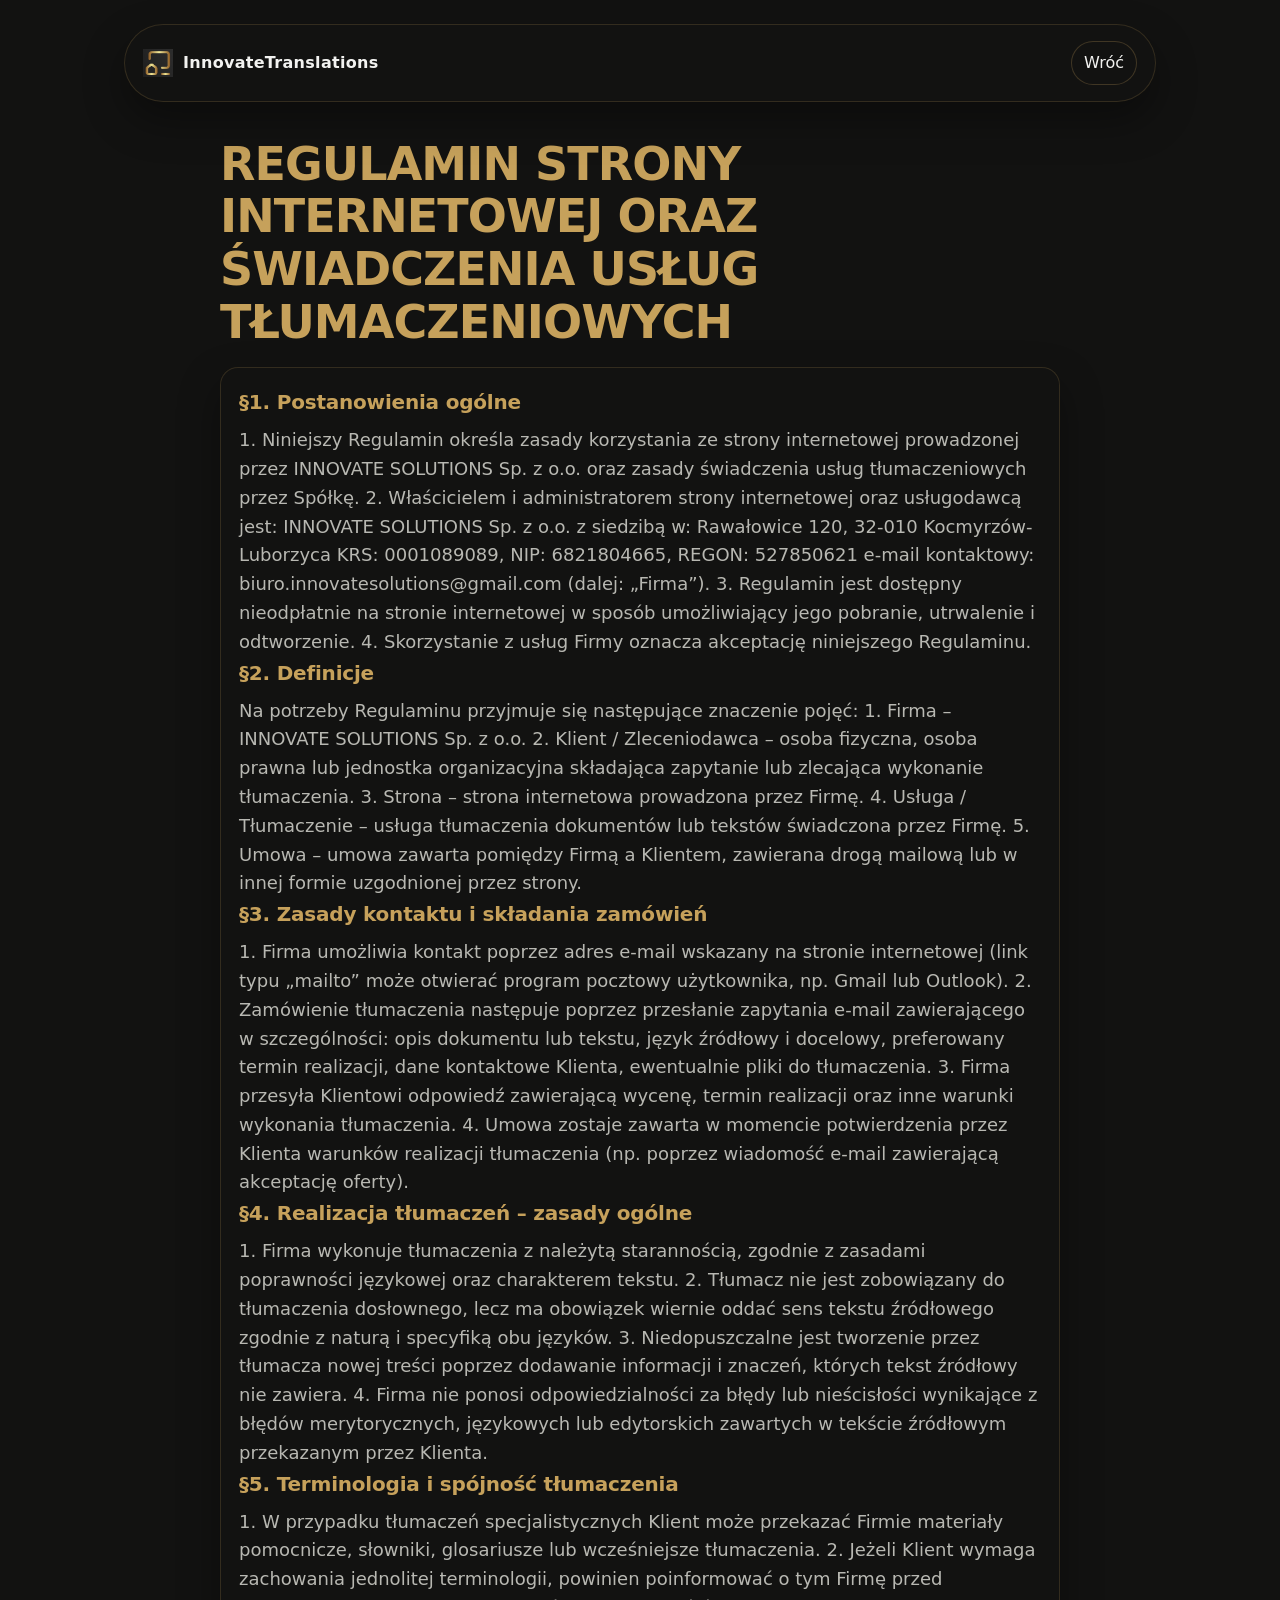
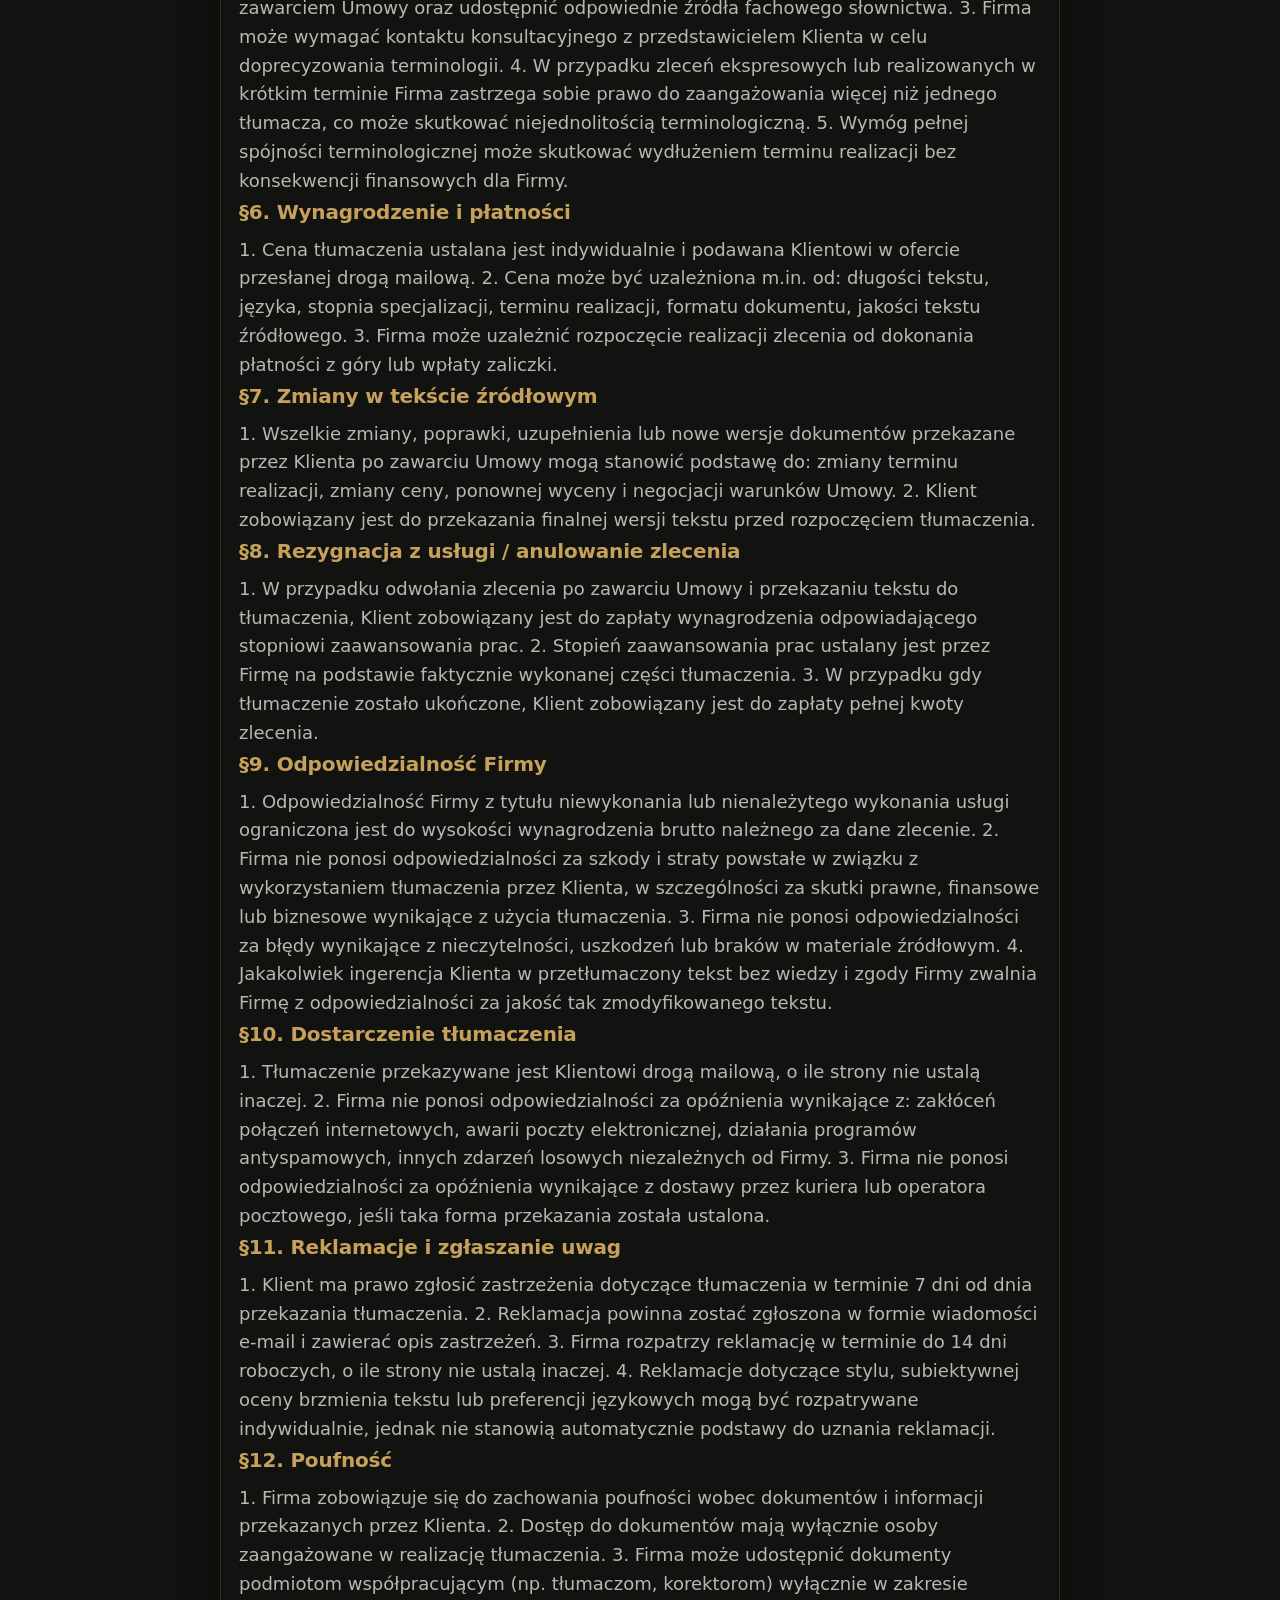
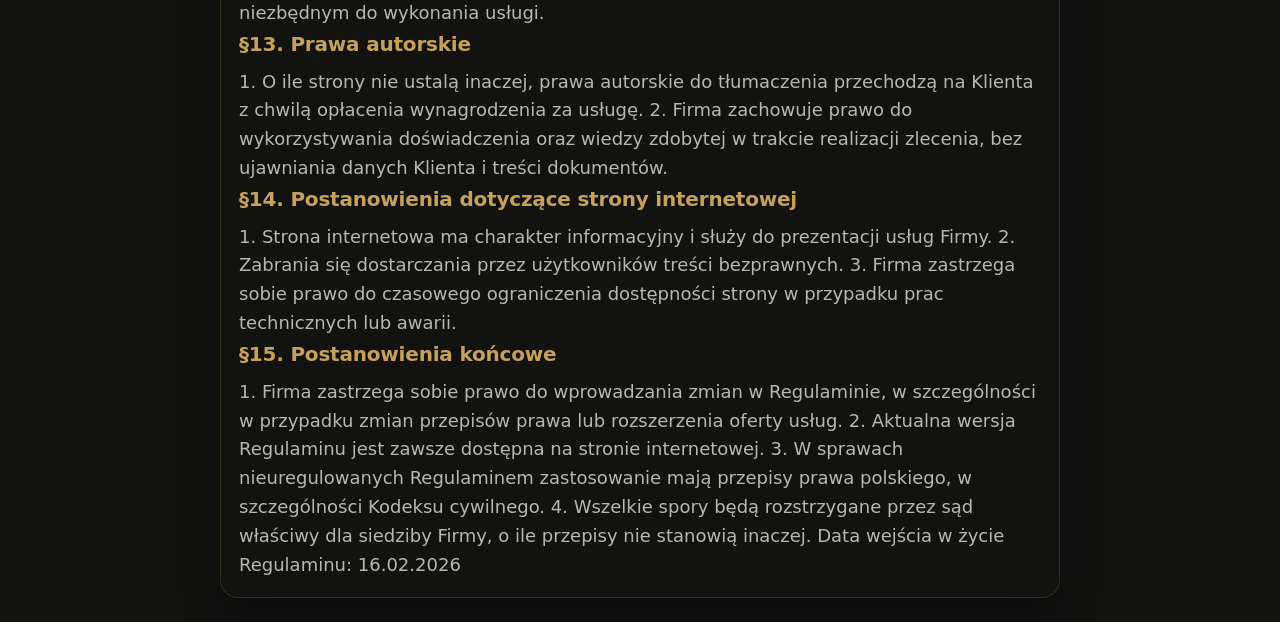
<file: regulamin.html>
<!doctype html>
<html lang="pl">
<head>
  <meta charset="utf-8" />
  <meta name="viewport" content="width=device-width, initial-scale=1" />
  <title>Regulamin — INNOVATE TRANSLATIONS</title>
  <link rel="stylesheet" href="./assets/style.css" />
</head>
<body>
  <div class="container">
    <div class="nav" style="margin-top:24px">
      <div class="brand">
        <img src="./assets/img/logo.png" alt="InnovateTranslations logo">
        <span>InnovateTranslations</span>
      </div>
      <div class="lang">
        <a class="btn secondary" href=".">Wróć</a>
      </div>
    </div>

    <section class="hero" style="padding-top:36px">
      <div class="hero-inner">
        <h1>REGULAMIN STRONY INTERNETOWEJ ORAZ ŚWIADCZENIA USŁUG TŁUMACZENIOWYCH</h1>
        <p class="hero-subline"></p>

        <div class="card" style="margin-top:18px; padding:18px">
          <h2 style="margin-top:0">§1. Postanowienia ogólne</h2>
          <p>1. Niniejszy Regulamin określa zasady korzystania ze strony internetowej prowadzonej przez INNOVATE SOLUTIONS Sp. z o.o. oraz zasady świadczenia usług tłumaczeniowych przez Spółkę.
2. Właścicielem i administratorem strony internetowej oraz usługodawcą jest:
INNOVATE SOLUTIONS Sp. z o.o.
z siedzibą w: Rawałowice 120, 32-010 Kocmyrzów-Luborzyca
KRS: 0001089089, NIP: 6821804665, REGON: 527850621
e-mail kontaktowy: biuro.innovatesolutions@gmail.com
(dalej: „Firma”).
3. Regulamin jest dostępny nieodpłatnie na stronie internetowej w sposób umożliwiający jego pobranie, utrwalenie i odtworzenie.
4. Skorzystanie z usług Firmy oznacza akceptację niniejszego Regulaminu.</p>

          <h2>§2. Definicje</h2>
          <p>Na potrzeby Regulaminu przyjmuje się następujące znaczenie pojęć:
1. Firma – INNOVATE SOLUTIONS Sp. z o.o.
2. Klient / Zleceniodawca – osoba fizyczna, osoba prawna lub jednostka organizacyjna składająca zapytanie lub zlecająca wykonanie tłumaczenia.
3. Strona – strona internetowa prowadzona przez Firmę.
4. Usługa / Tłumaczenie – usługa tłumaczenia dokumentów lub tekstów świadczona przez Firmę.
5. Umowa – umowa zawarta pomiędzy Firmą a Klientem, zawierana drogą mailową lub w innej formie uzgodnionej przez strony.</p>

          <h2>§3. Zasady kontaktu i składania zamówień</h2>
          <p>1. Firma umożliwia kontakt poprzez adres e-mail wskazany na stronie internetowej (link typu „mailto” może otwierać program pocztowy użytkownika, np. Gmail lub Outlook).
2. Zamówienie tłumaczenia następuje poprzez przesłanie zapytania e-mail zawierającego w szczególności:
opis dokumentu lub tekstu,
język źródłowy i docelowy,
preferowany termin realizacji,
dane kontaktowe Klienta,
ewentualnie pliki do tłumaczenia.
3. Firma przesyła Klientowi odpowiedź zawierającą wycenę, termin realizacji oraz inne warunki wykonania tłumaczenia.
4. Umowa zostaje zawarta w momencie potwierdzenia przez Klienta warunków realizacji tłumaczenia (np. poprzez wiadomość e-mail zawierającą akceptację oferty).</p>

          <h2>§4. Realizacja tłumaczeń – zasady ogólne</h2>
          <p>1. Firma wykonuje tłumaczenia z należytą starannością, zgodnie z zasadami poprawności językowej oraz charakterem tekstu.
2. Tłumacz nie jest zobowiązany do tłumaczenia dosłownego, lecz ma obowiązek wiernie oddać sens tekstu źródłowego zgodnie z naturą i specyfiką obu języków.
3. Niedopuszczalne jest tworzenie przez tłumacza nowej treści poprzez dodawanie informacji i znaczeń, których tekst źródłowy nie zawiera.
4. Firma nie ponosi odpowiedzialności za błędy lub nieścisłości wynikające z błędów merytorycznych, językowych lub edytorskich zawartych w tekście źródłowym przekazanym przez Klienta.</p>

          <h2>§5. Terminologia i spójność tłumaczenia</h2>
          <p>1. W przypadku tłumaczeń specjalistycznych Klient może przekazać Firmie materiały pomocnicze, słowniki, glosariusze lub wcześniejsze tłumaczenia.
2. Jeżeli Klient wymaga zachowania jednolitej terminologii, powinien poinformować o tym Firmę przed zawarciem Umowy oraz udostępnić odpowiednie źródła fachowego słownictwa.
3. Firma może wymagać kontaktu konsultacyjnego z przedstawicielem Klienta w celu doprecyzowania terminologii.
4. W przypadku zleceń ekspresowych lub realizowanych w krótkim terminie Firma zastrzega sobie prawo do zaangażowania więcej niż jednego tłumacza, co może skutkować niejednolitością terminologiczną.
5. Wymóg pełnej spójności terminologicznej może skutkować wydłużeniem terminu realizacji bez konsekwencji finansowych dla Firmy.</p>

          <h2>§6. Wynagrodzenie i płatności</h2>
          <p>1. Cena tłumaczenia ustalana jest indywidualnie i podawana Klientowi w ofercie przesłanej drogą mailową.
2. Cena może być uzależniona m.in. od:
długości tekstu,
języka,
stopnia specjalizacji,
terminu realizacji,
formatu dokumentu,
jakości tekstu źródłowego.
3. Firma może uzależnić rozpoczęcie realizacji zlecenia od dokonania płatności z góry lub wpłaty zaliczki.</p>

          <h2>§7. Zmiany w tekście źródłowym</h2>
          <p>1. Wszelkie zmiany, poprawki, uzupełnienia lub nowe wersje dokumentów przekazane przez Klienta po zawarciu Umowy mogą stanowić podstawę do:
zmiany terminu realizacji,
zmiany ceny,
ponownej wyceny i negocjacji warunków Umowy.
2. Klient zobowiązany jest do przekazania finalnej wersji tekstu przed rozpoczęciem tłumaczenia.</p>

          <h2>§8. Rezygnacja z usługi / anulowanie zlecenia</h2>
          <p>1. W przypadku odwołania zlecenia po zawarciu Umowy i przekazaniu tekstu do tłumaczenia, Klient zobowiązany jest do zapłaty wynagrodzenia odpowiadającego stopniowi zaawansowania prac.
2. Stopień zaawansowania prac ustalany jest przez Firmę na podstawie faktycznie wykonanej części tłumaczenia.
3. W przypadku gdy tłumaczenie zostało ukończone, Klient zobowiązany jest do zapłaty pełnej kwoty zlecenia.</p>


          <h2>§9. Odpowiedzialność Firmy</h2>
          <p>1. Odpowiedzialność Firmy z tytułu niewykonania lub nienależytego wykonania usługi ograniczona jest do wysokości wynagrodzenia brutto należnego za dane zlecenie.
2. Firma nie ponosi odpowiedzialności za szkody i straty powstałe w związku z wykorzystaniem tłumaczenia przez Klienta, w szczególności za skutki prawne, finansowe lub biznesowe wynikające z użycia tłumaczenia.
3. Firma nie ponosi odpowiedzialności za błędy wynikające z nieczytelności, uszkodzeń lub braków w materiale źródłowym.
4. Jakakolwiek ingerencja Klienta w przetłumaczony tekst bez wiedzy i zgody Firmy zwalnia Firmę z odpowiedzialności za jakość tak zmodyfikowanego tekstu.
</p>

          
          <h2>§10. Dostarczenie tłumaczenia</h2>
          <p>1. Tłumaczenie przekazywane jest Klientowi drogą mailową, o ile strony nie ustalą inaczej.
2. Firma nie ponosi odpowiedzialności za opóźnienia wynikające z:
zakłóceń połączeń internetowych,
awarii poczty elektronicznej,
działania programów antyspamowych,
innych zdarzeń losowych niezależnych od Firmy.
3. Firma nie ponosi odpowiedzialności za opóźnienia wynikające z dostawy przez kuriera lub operatora pocztowego, jeśli taka forma przekazania została ustalona.</p>

          
          <h2>§11. Reklamacje i zgłaszanie uwag</h2>
          <p>1. Klient ma prawo zgłosić zastrzeżenia dotyczące tłumaczenia w terminie 7 dni od dnia przekazania tłumaczenia.
2. Reklamacja powinna zostać zgłoszona w formie wiadomości e-mail i zawierać opis zastrzeżeń.
3. Firma rozpatrzy reklamację w terminie do 14 dni roboczych, o ile strony nie ustalą inaczej.
4. Reklamacje dotyczące stylu, subiektywnej oceny brzmienia tekstu lub preferencji językowych mogą być rozpatrywane indywidualnie, jednak nie stanowią automatycznie podstawy do uznania reklamacji.</p>

          
          <h2>§12. Poufność</h2>
          <p>1. Firma zobowiązuje się do zachowania poufności wobec dokumentów i informacji przekazanych przez Klienta.
2. Dostęp do dokumentów mają wyłącznie osoby zaangażowane w realizację tłumaczenia.
3. Firma może udostępnić dokumenty podmiotom współpracującym (np. tłumaczom, korektorom) wyłącznie w zakresie niezbędnym do wykonania usługi.
</p>

            <h2>§13. Prawa autorskie</h2>
          <p>1. O ile strony nie ustalą inaczej, prawa autorskie do tłumaczenia przechodzą na Klienta z chwilą opłacenia wynagrodzenia za usługę.
2. Firma zachowuje prawo do wykorzystywania doświadczenia oraz wiedzy zdobytej w trakcie realizacji zlecenia, bez ujawniania danych Klienta i treści dokumentów.</p>

  <h2>§14. Postanowienia dotyczące strony internetowej</h2>
          <p>1. Strona internetowa ma charakter informacyjny i służy do prezentacji usług Firmy.
2. Zabrania się dostarczania przez użytkowników treści bezprawnych.
3. Firma zastrzega sobie prawo do czasowego ograniczenia dostępności strony w przypadku prac technicznych lub awarii.
</p>

           <h2>§15. Postanowienia końcowe</h2>
          <p>1. Firma zastrzega sobie prawo do wprowadzania zmian w Regulaminie, w szczególności w przypadku zmian przepisów prawa lub rozszerzenia oferty usług.
2. Aktualna wersja Regulaminu jest zawsze dostępna na stronie internetowej.
3. W sprawach nieuregulowanych Regulaminem zastosowanie mają przepisy prawa polskiego, w szczególności Kodeksu cywilnego.
4. Wszelkie spory będą rozstrzygane przez sąd właściwy dla siedziby Firmy, o ile przepisy nie stanowią inaczej.

            
Data wejścia w życie Regulaminu: 16.02.2026
</p>

             

          


          
        </div>
      </div>
    </section>
  </div>
</body>
</html>
</file>
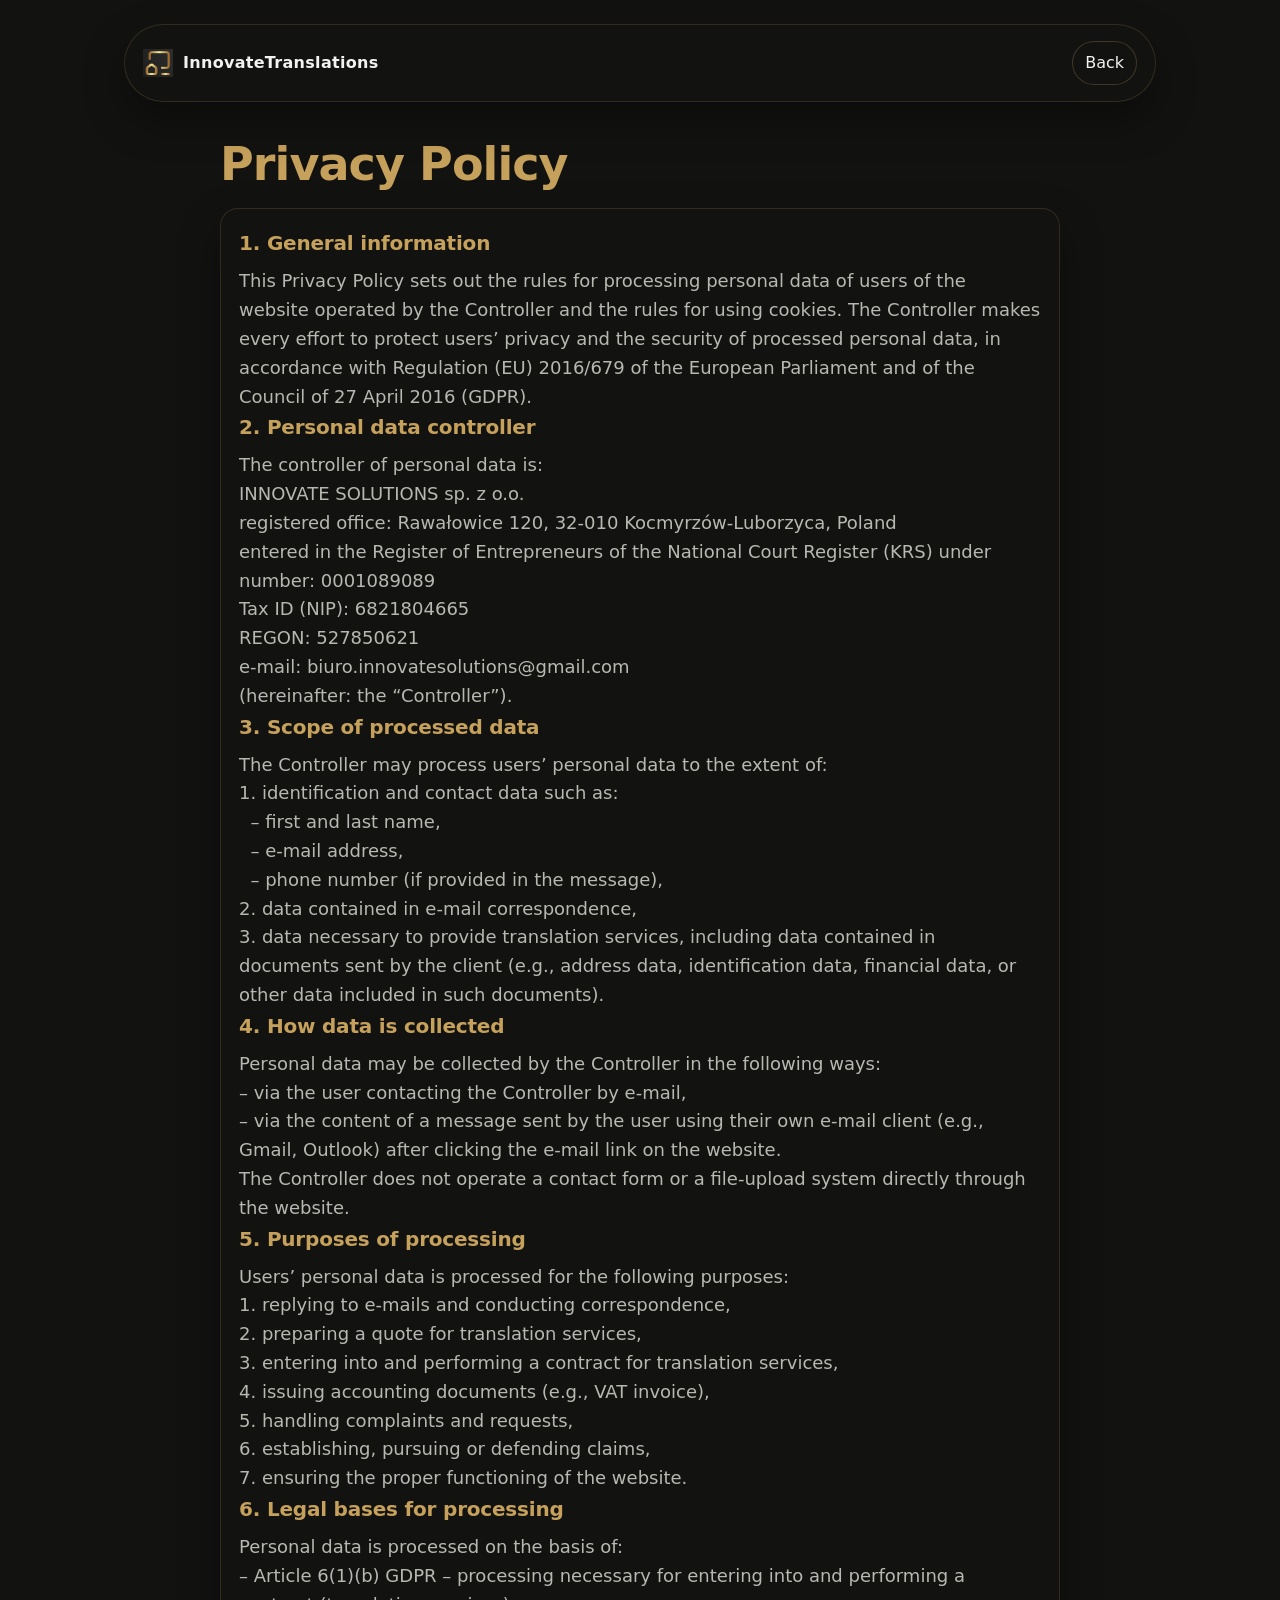
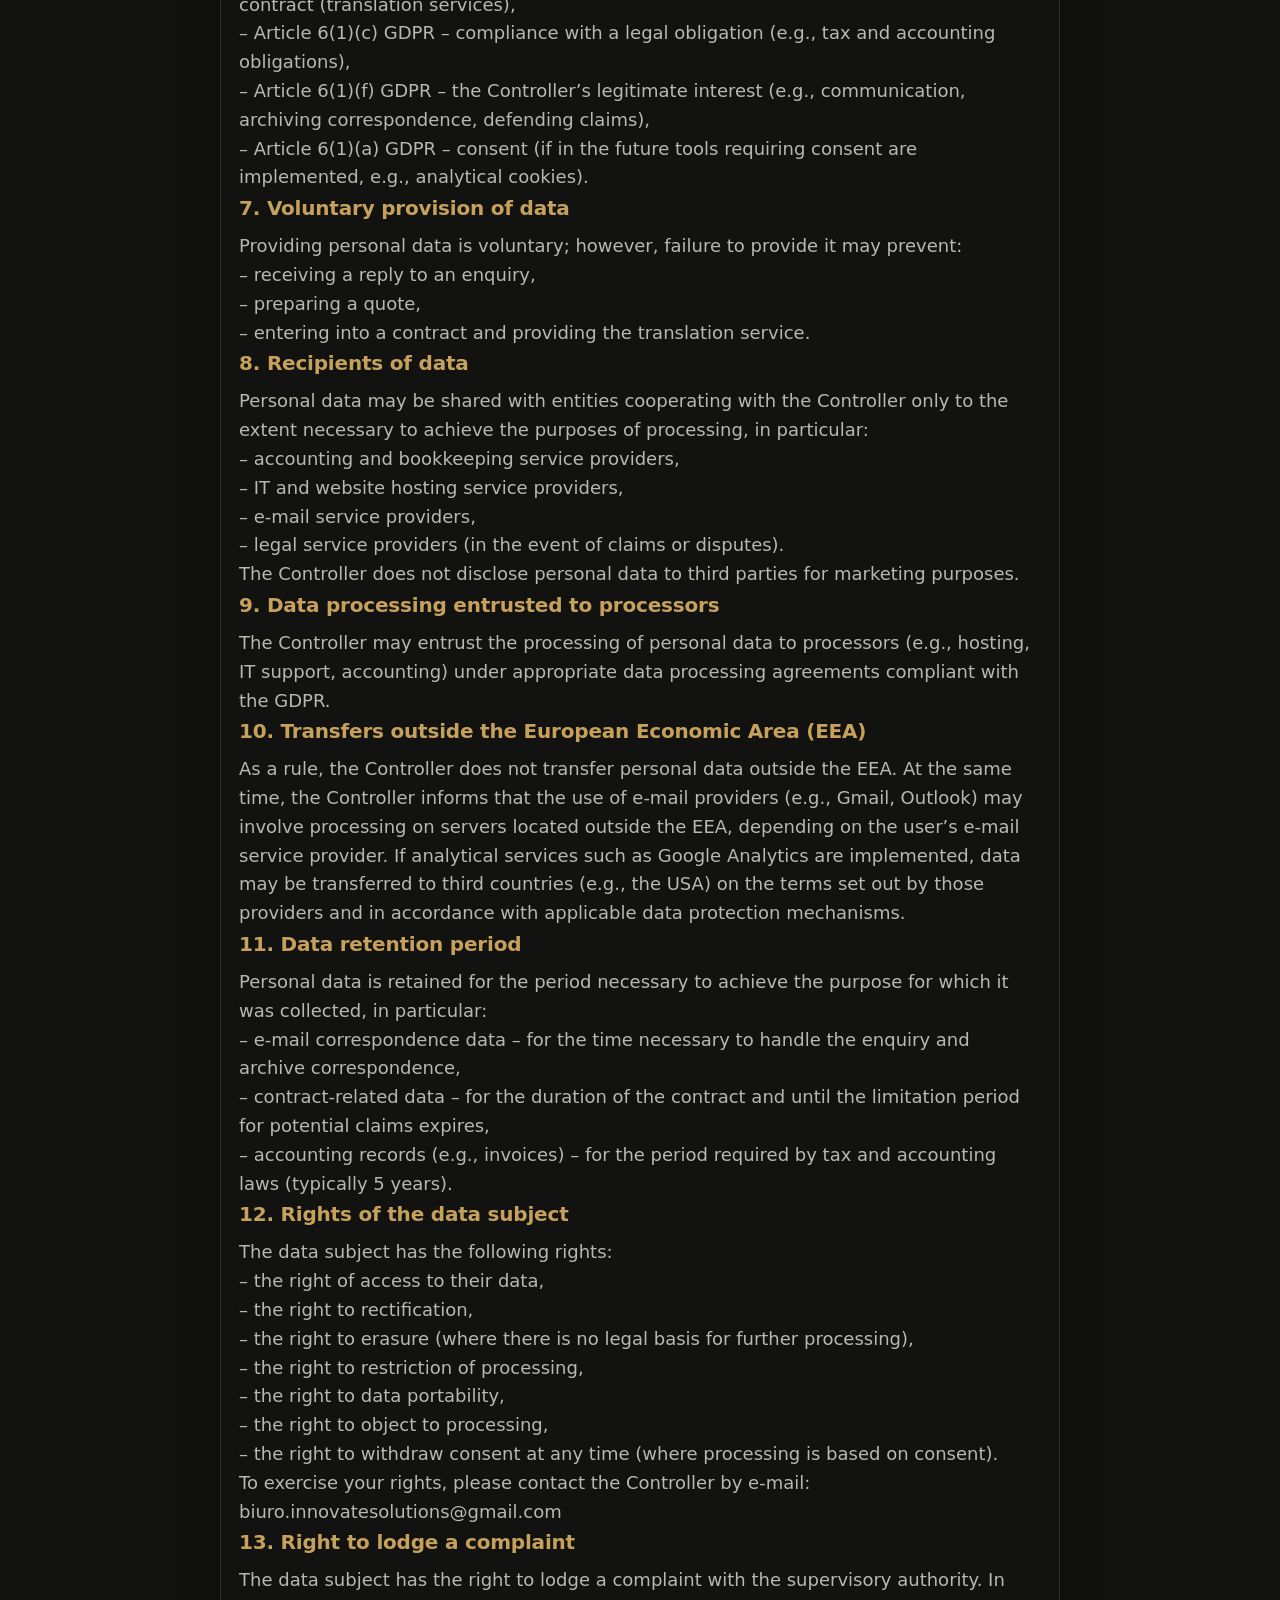
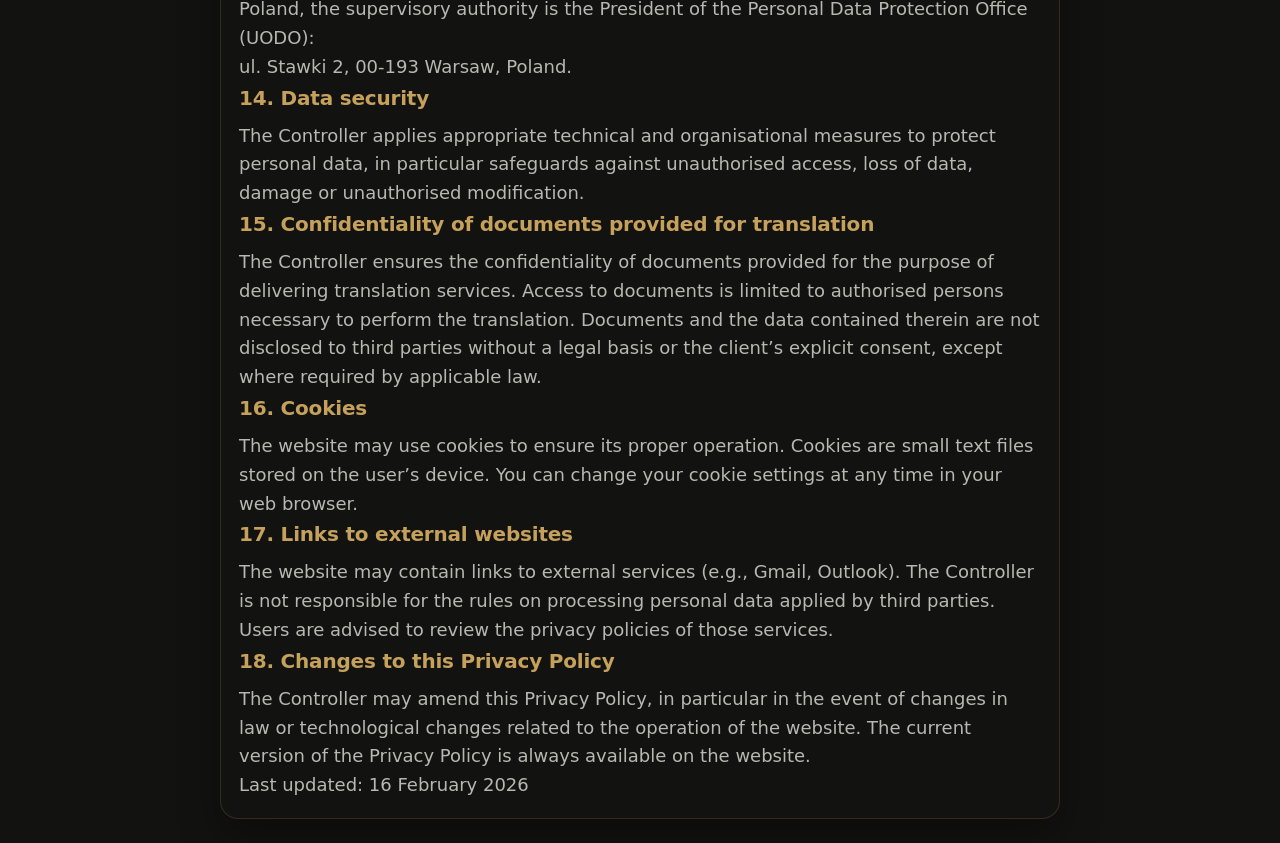
<file: en/privacy-policy.html>
<!doctype html>
<html lang="en">
<head>
  <meta charset="utf-8" />
  <meta name="viewport" content="width=device-width, initial-scale=1" />
  <title>Privacy Policy — INNOVATE TRANSLATIONS</title>
  <link rel="stylesheet" href="../assets/style.css" />
</head>
<body>
  <div class="container">
    <div class="nav" style="margin-top:24px">
      <div class="brand">
        <img src="../assets/img/logo.png" alt="InnovateTranslations logo">
        <span>InnovateTranslations</span>
      </div>
      <div class="lang">
        <a class="btn secondary" href="./">Back</a>
      </div>
    </div>

    <section class="hero" style="padding-top:36px">
      <div class="hero-inner">
        <h1>Privacy Policy</h1>
        <p class="hero-subline"></p>

        <div class="card" style="margin-top:18px; padding:18px">
          <h2 style="margin-top:0">1. General information</h2>
          <p>
            This Privacy Policy sets out the rules for processing personal data of users of the website operated by the Controller
            and the rules for using cookies. The Controller makes every effort to protect users’ privacy and the security of
            processed personal data, in accordance with Regulation (EU) 2016/679 of the European Parliament and of the Council of
            27 April 2016 (GDPR).
          </p>

          <h2>2. Personal data controller</h2>
          <p>
            The controller of personal data is:<br>
            INNOVATE SOLUTIONS sp. z o.o.<br>
            registered office: Rawałowice 120, 32-010 Kocmyrzów-Luborzyca, Poland<br>
            entered in the Register of Entrepreneurs of the National Court Register (KRS) under number: 0001089089<br>
            Tax ID (NIP): 6821804665<br>
            REGON: 527850621<br>
            e-mail: biuro.innovatesolutions@gmail.com<br>
            (hereinafter: the “Controller”).
          </p>

          <h2>3. Scope of processed data</h2>
          <p>
            The Controller may process users’ personal data to the extent of:
            <br>1. identification and contact data such as:
            <br>&nbsp;&nbsp;– first and last name,
            <br>&nbsp;&nbsp;– e-mail address,
            <br>&nbsp;&nbsp;– phone number (if provided in the message),
            <br>2. data contained in e-mail correspondence,
            <br>3. data necessary to provide translation services, including data contained in documents sent by the client
            (e.g., address data, identification data, financial data, or other data included in such documents).
          </p>

          <h2>4. How data is collected</h2>
          <p>
            Personal data may be collected by the Controller in the following ways:
            <br>– via the user contacting the Controller by e-mail,
            <br>– via the content of a message sent by the user using their own e-mail client (e.g., Gmail, Outlook)
            after clicking the e-mail link on the website.
            <br>
            The Controller does not operate a contact form or a file-upload system directly through the website.
          </p>

          <h2>5. Purposes of processing</h2>
          <p>
            Users’ personal data is processed for the following purposes:
            <br>1. replying to e-mails and conducting correspondence,
            <br>2. preparing a quote for translation services,
            <br>3. entering into and performing a contract for translation services,
            <br>4. issuing accounting documents (e.g., VAT invoice),
            <br>5. handling complaints and requests,
            <br>6. establishing, pursuing or defending claims,
            <br>7. ensuring the proper functioning of the website.
          </p>

          <h2>6. Legal bases for processing</h2>
          <p>
            Personal data is processed on the basis of:
            <br>– Article 6(1)(b) GDPR – processing necessary for entering into and performing a contract (translation services),
            <br>– Article 6(1)(c) GDPR – compliance with a legal obligation (e.g., tax and accounting obligations),
            <br>– Article 6(1)(f) GDPR – the Controller’s legitimate interest (e.g., communication, archiving correspondence, defending claims),
            <br>– Article 6(1)(a) GDPR – consent (if in the future tools requiring consent are implemented, e.g., analytical cookies).
          </p>

          <h2>7. Voluntary provision of data</h2>
          <p>
            Providing personal data is voluntary; however, failure to provide it may prevent:
            <br>– receiving a reply to an enquiry,
            <br>– preparing a quote,
            <br>– entering into a contract and providing the translation service.
          </p>

          <h2>8. Recipients of data</h2>
          <p>
            Personal data may be shared with entities cooperating with the Controller only to the extent necessary to achieve the purposes of processing, in particular:
            <br>– accounting and bookkeeping service providers,
            <br>– IT and website hosting service providers,
            <br>– e-mail service providers,
            <br>– legal service providers (in the event of claims or disputes).
            <br>
            The Controller does not disclose personal data to third parties for marketing purposes.
          </p>

          <h2>9. Data processing entrusted to processors</h2>
          <p>
            The Controller may entrust the processing of personal data to processors (e.g., hosting, IT support, accounting)
            under appropriate data processing agreements compliant with the GDPR.
          </p>

          <h2>10. Transfers outside the European Economic Area (EEA)</h2>
          <p>
            As a rule, the Controller does not transfer personal data outside the EEA.
            At the same time, the Controller informs that the use of e-mail providers (e.g., Gmail, Outlook) may involve processing on servers located outside the EEA,
            depending on the user’s e-mail service provider.
            If analytical services such as Google Analytics are implemented, data may be transferred to third countries (e.g., the USA) on the terms set out by those providers
            and in accordance with applicable data protection mechanisms.
          </p>

          <h2>11. Data retention period</h2>
          <p>
            Personal data is retained for the period necessary to achieve the purpose for which it was collected, in particular:
            <br>– e-mail correspondence data – for the time necessary to handle the enquiry and archive correspondence,
            <br>– contract-related data – for the duration of the contract and until the limitation period for potential claims expires,
            <br>– accounting records (e.g., invoices) – for the period required by tax and accounting laws (typically 5 years).
          </p>

          <h2>12. Rights of the data subject</h2>
          <p>
            The data subject has the following rights:
            <br>– the right of access to their data,
            <br>– the right to rectification,
            <br>– the right to erasure (where there is no legal basis for further processing),
            <br>– the right to restriction of processing,
            <br>– the right to data portability,
            <br>– the right to object to processing,
            <br>– the right to withdraw consent at any time (where processing is based on consent).
            <br>
            To exercise your rights, please contact the Controller by e-mail: biuro.innovatesolutions@gmail.com
          </p>

          <h2>13. Right to lodge a complaint</h2>
          <p>
            The data subject has the right to lodge a complaint with the supervisory authority.
            In Poland, the supervisory authority is the President of the Personal Data Protection Office (UODO):<br>
            ul. Stawki 2, 00-193 Warsaw, Poland.
          </p>

          <h2>14. Data security</h2>
          <p>
            The Controller applies appropriate technical and organisational measures to protect personal data, in particular safeguards against unauthorised access, loss of data,
            damage or unauthorised modification.
          </p>

          <h2>15. Confidentiality of documents provided for translation</h2>
          <p>
            The Controller ensures the confidentiality of documents provided for the purpose of delivering translation services. Access to documents is limited to authorised persons necessary to perform the translation.
            Documents and the data contained therein are not disclosed to third parties without a legal basis or the client’s explicit consent, except where required by applicable law.
          </p>

          <h2>16. Cookies</h2>
          <p>
            The website may use cookies to ensure its proper operation. Cookies are small text files stored on the user’s device.
            You can change your cookie settings at any time in your web browser.
          </p>

          <h2>17. Links to external websites</h2>
          <p>
            The website may contain links to external services (e.g., Gmail, Outlook). The Controller is not responsible for the rules on processing personal data applied by third parties.
            Users are advised to review the privacy policies of those services.
          </p>

          <h2>18. Changes to this Privacy Policy</h2>
          <p>
            The Controller may amend this Privacy Policy, in particular in the event of changes in law or technological changes related to the operation of the website.
            The current version of the Privacy Policy is always available on the website.
            <br>Last updated: 16 February 2026
          </p>
        </div>
      </div>
    </section>
  </div>
</body>
</html>
</file>
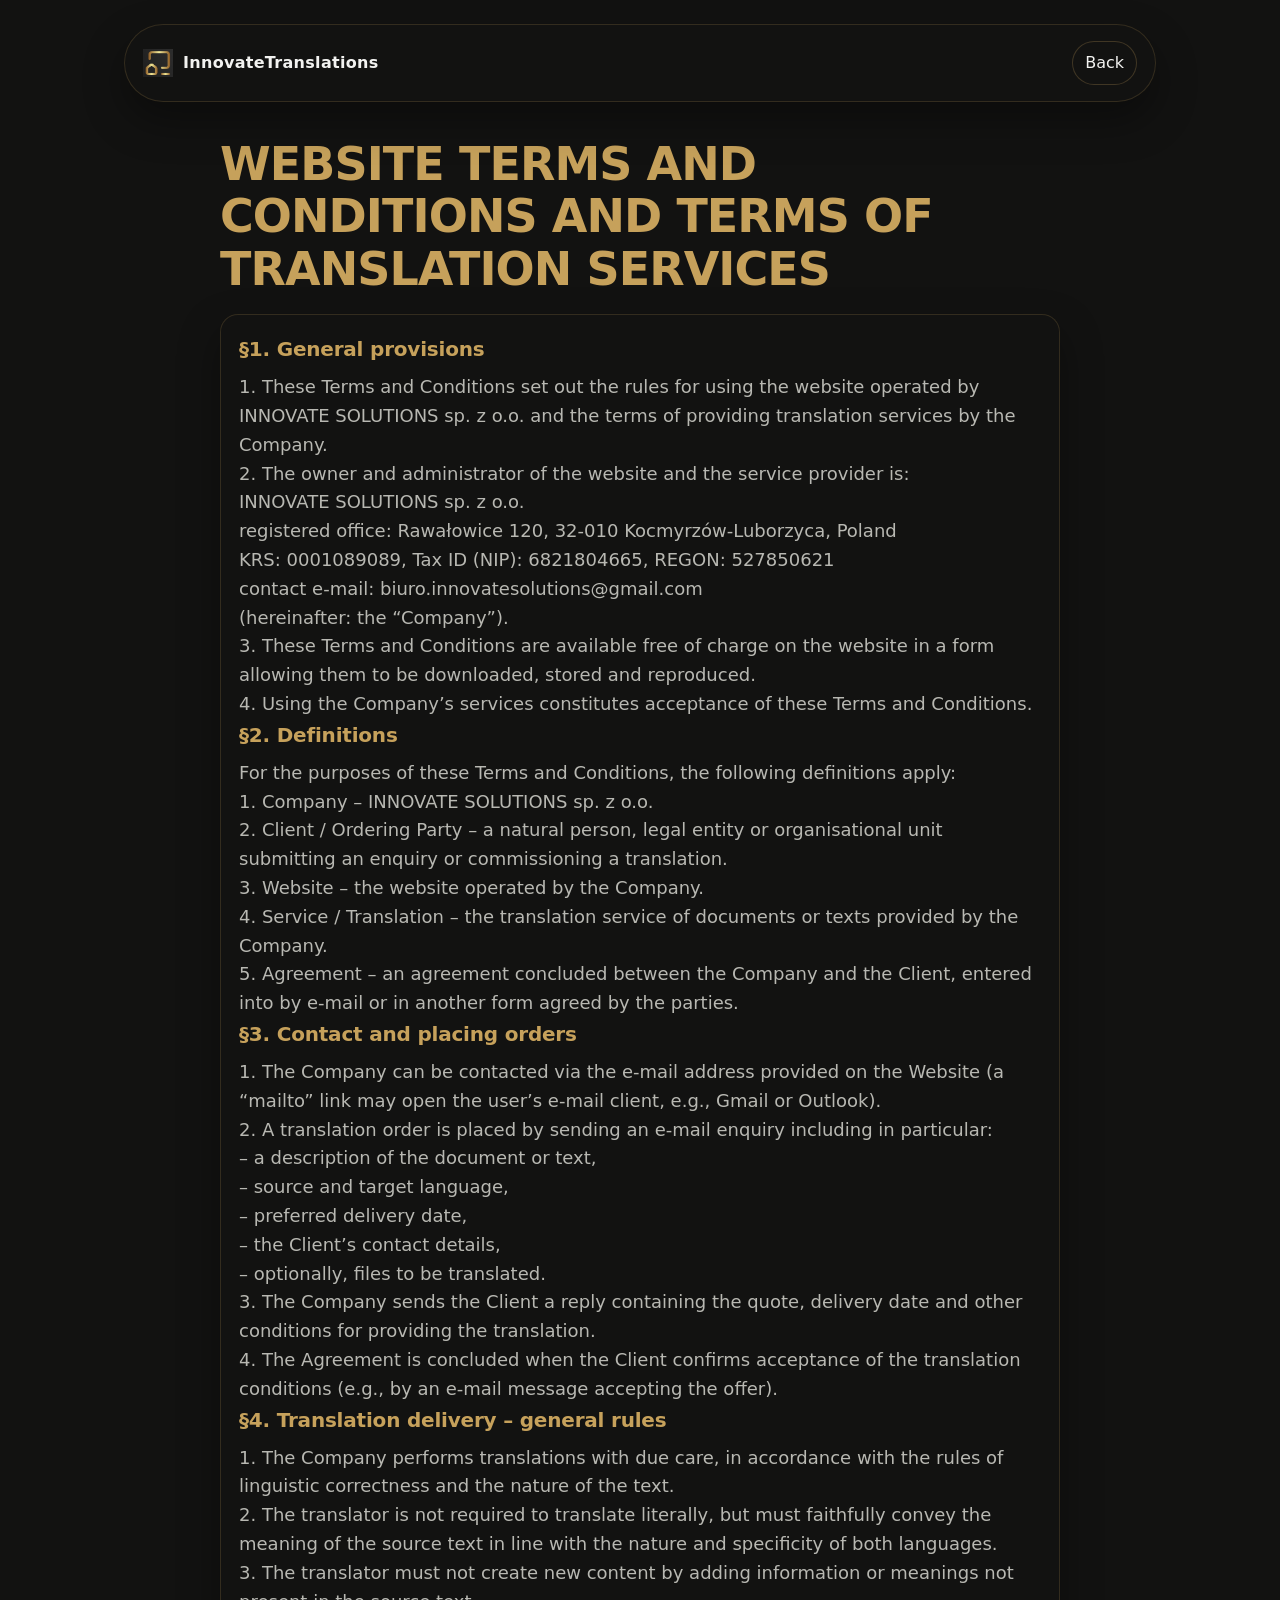
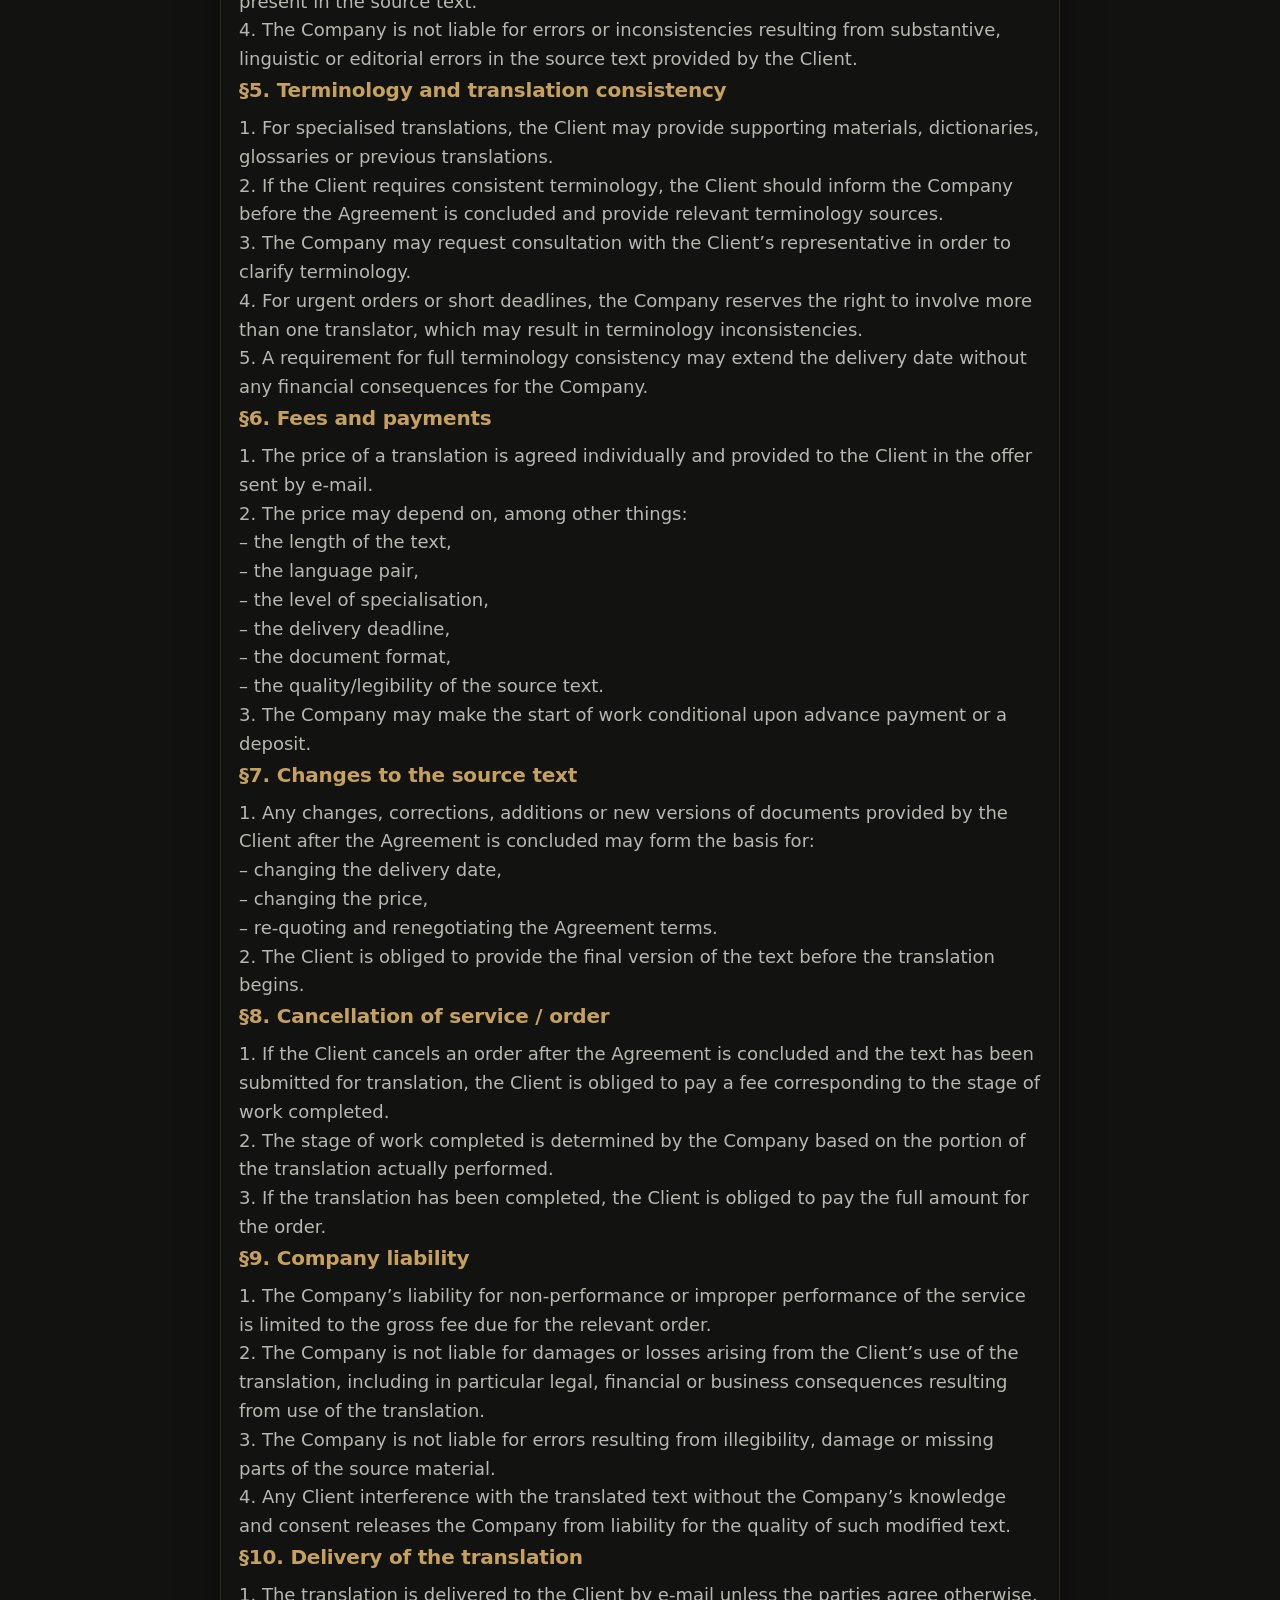
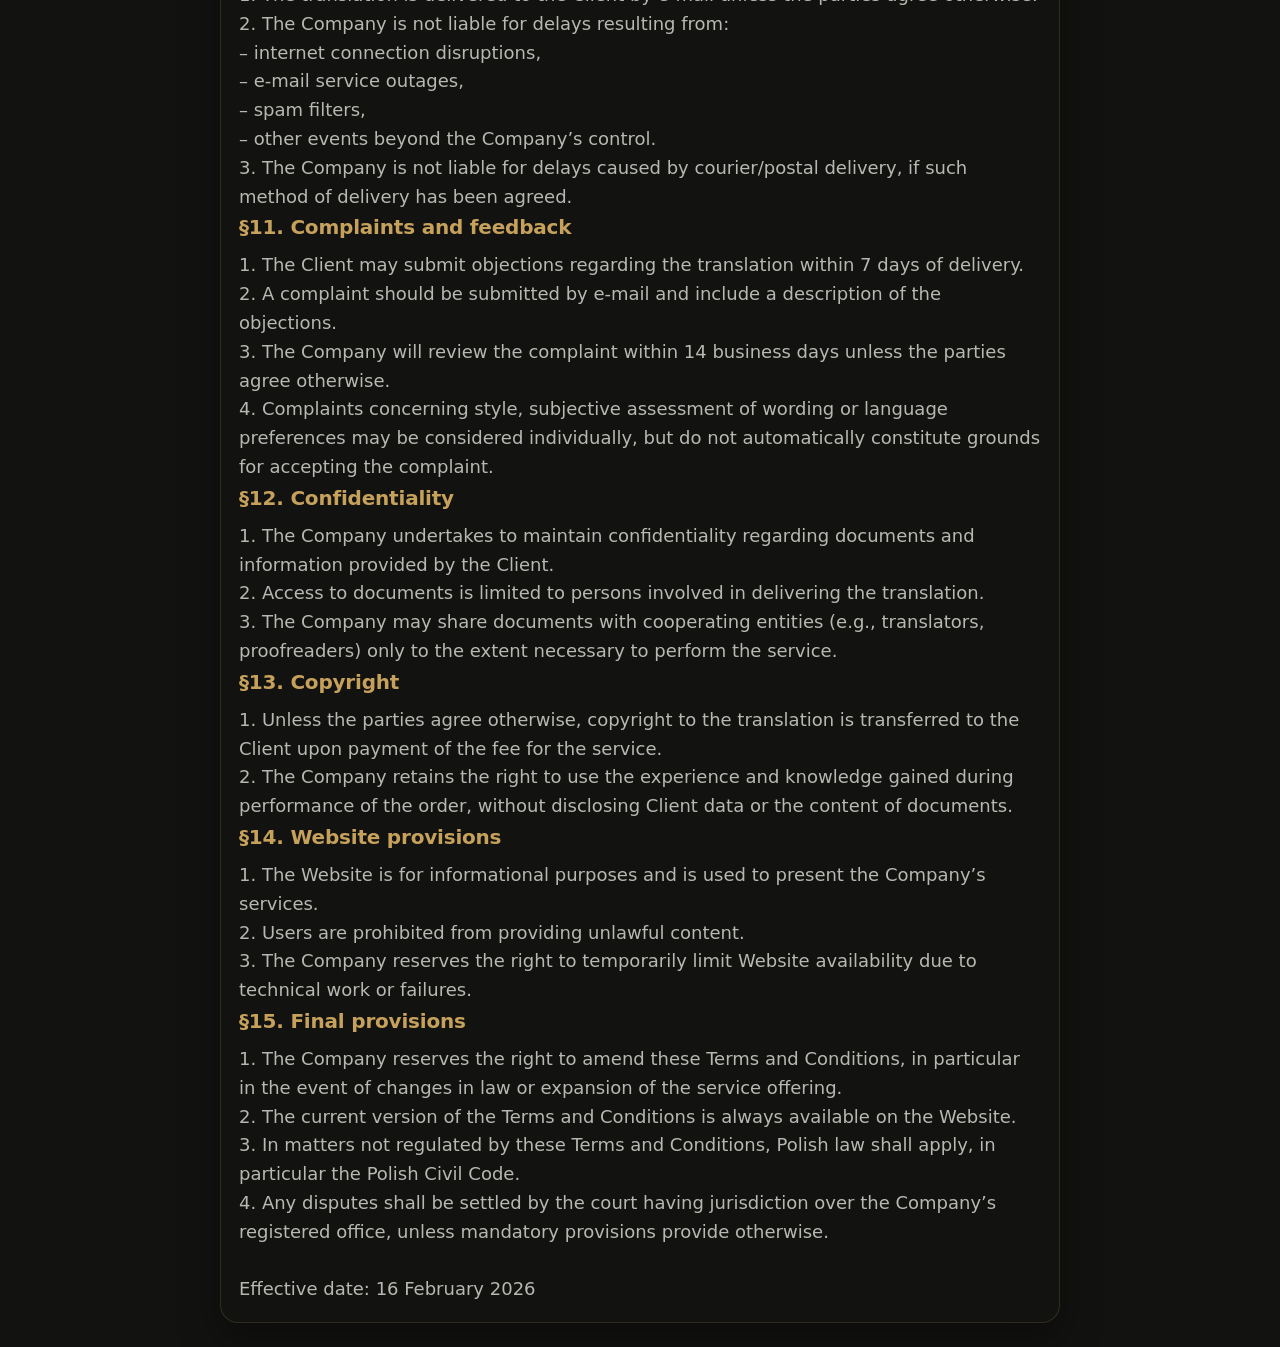
<file: en/terms.html>
<!doctype html>
<html lang="en">
<head>
  <meta charset="utf-8" />
  <meta name="viewport" content="width=device-width, initial-scale=1" />
  <title>Terms and Conditions — INNOVATE TRANSLATIONS</title>
  <link rel="stylesheet" href="../assets/style.css" />
</head>
<body>
  <div class="container">
    <div class="nav" style="margin-top:24px">
      <div class="brand">
        <img src="../assets/img/logo.png" alt="InnovateTranslations logo">
        <span>InnovateTranslations</span>
      </div>
      <div class="lang">
        <a class="btn secondary" href="./">Back</a>
      </div>
    </div>

    <section class="hero" style="padding-top:36px">
      <div class="hero-inner">
        <h1>WEBSITE TERMS AND CONDITIONS AND TERMS OF TRANSLATION SERVICES</h1>
        <p class="hero-subline"></p>

        <div class="card" style="margin-top:18px; padding:18px">
          <h2 style="margin-top:0">§1. General provisions</h2>
          <p>
            1. These Terms and Conditions set out the rules for using the website operated by INNOVATE SOLUTIONS sp. z o.o. and the terms of providing translation services by the Company.<br>
            2. The owner and administrator of the website and the service provider is:<br>
            INNOVATE SOLUTIONS sp. z o.o.<br>
            registered office: Rawałowice 120, 32-010 Kocmyrzów-Luborzyca, Poland<br>
            KRS: 0001089089, Tax ID (NIP): 6821804665, REGON: 527850621<br>
            contact e-mail: biuro.innovatesolutions@gmail.com<br>
            (hereinafter: the “Company”).<br>
            3. These Terms and Conditions are available free of charge on the website in a form allowing them to be downloaded, stored and reproduced.<br>
            4. Using the Company’s services constitutes acceptance of these Terms and Conditions.
          </p>

          <h2>§2. Definitions</h2>
          <p>
            For the purposes of these Terms and Conditions, the following definitions apply:<br>
            1. Company – INNOVATE SOLUTIONS sp. z o.o.<br>
            2. Client / Ordering Party – a natural person, legal entity or organisational unit submitting an enquiry or commissioning a translation.<br>
            3. Website – the website operated by the Company.<br>
            4. Service / Translation – the translation service of documents or texts provided by the Company.<br>
            5. Agreement – an agreement concluded between the Company and the Client, entered into by e-mail or in another form agreed by the parties.
          </p>

          <h2>§3. Contact and placing orders</h2>
          <p>
            1. The Company can be contacted via the e-mail address provided on the Website (a “mailto” link may open the user’s e-mail client, e.g., Gmail or Outlook).<br>
            2. A translation order is placed by sending an e-mail enquiry including in particular:<br>
            – a description of the document or text,<br>
            – source and target language,<br>
            – preferred delivery date,<br>
            – the Client’s contact details,<br>
            – optionally, files to be translated.<br>
            3. The Company sends the Client a reply containing the quote, delivery date and other conditions for providing the translation.<br>
            4. The Agreement is concluded when the Client confirms acceptance of the translation conditions (e.g., by an e-mail message accepting the offer).
          </p>

          <h2>§4. Translation delivery – general rules</h2>
          <p>
            1. The Company performs translations with due care, in accordance with the rules of linguistic correctness and the nature of the text.<br>
            2. The translator is not required to translate literally, but must faithfully convey the meaning of the source text in line with the nature and specificity of both languages.<br>
            3. The translator must not create new content by adding information or meanings not present in the source text.<br>
            4. The Company is not liable for errors or inconsistencies resulting from substantive, linguistic or editorial errors in the source text provided by the Client.
          </p>

          <h2>§5. Terminology and translation consistency</h2>
          <p>
            1. For specialised translations, the Client may provide supporting materials, dictionaries, glossaries or previous translations.<br>
            2. If the Client requires consistent terminology, the Client should inform the Company before the Agreement is concluded and provide relevant terminology sources.<br>
            3. The Company may request consultation with the Client’s representative in order to clarify terminology.<br>
            4. For urgent orders or short deadlines, the Company reserves the right to involve more than one translator, which may result in terminology inconsistencies.<br>
            5. A requirement for full terminology consistency may extend the delivery date without any financial consequences for the Company.
          </p>

          <h2>§6. Fees and payments</h2>
          <p>
            1. The price of a translation is agreed individually and provided to the Client in the offer sent by e-mail.<br>
            2. The price may depend on, among other things:<br>
            – the length of the text,<br>
            – the language pair,<br>
            – the level of specialisation,<br>
            – the delivery deadline,<br>
            – the document format,<br>
            – the quality/legibility of the source text.<br>
            3. The Company may make the start of work conditional upon advance payment or a deposit.
          </p>

          <h2>§7. Changes to the source text</h2>
          <p>
            1. Any changes, corrections, additions or new versions of documents provided by the Client after the Agreement is concluded may form the basis for:<br>
            – changing the delivery date,<br>
            – changing the price,<br>
            – re-quoting and renegotiating the Agreement terms.<br>
            2. The Client is obliged to provide the final version of the text before the translation begins.
          </p>

          <h2>§8. Cancellation of service / order</h2>
          <p>
            1. If the Client cancels an order after the Agreement is concluded and the text has been submitted for translation, the Client is obliged to pay a fee corresponding to the stage of work completed.<br>
            2. The stage of work completed is determined by the Company based on the portion of the translation actually performed.<br>
            3. If the translation has been completed, the Client is obliged to pay the full amount for the order.
          </p>

          <h2>§9. Company liability</h2>
          <p>
            1. The Company’s liability for non-performance or improper performance of the service is limited to the gross fee due for the relevant order.<br>
            2. The Company is not liable for damages or losses arising from the Client’s use of the translation, including in particular legal, financial or business consequences resulting from use of the translation.<br>
            3. The Company is not liable for errors resulting from illegibility, damage or missing parts of the source material.<br>
            4. Any Client interference with the translated text without the Company’s knowledge and consent releases the Company from liability for the quality of such modified text.
          </p>

          <h2>§10. Delivery of the translation</h2>
          <p>
            1. The translation is delivered to the Client by e-mail unless the parties agree otherwise.<br>
            2. The Company is not liable for delays resulting from:<br>
            – internet connection disruptions,<br>
            – e-mail service outages,<br>
            – spam filters,<br>
            – other events beyond the Company’s control.<br>
            3. The Company is not liable for delays caused by courier/postal delivery, if such method of delivery has been agreed.
          </p>

          <h2>§11. Complaints and feedback</h2>
          <p>
            1. The Client may submit objections regarding the translation within 7 days of delivery.<br>
            2. A complaint should be submitted by e-mail and include a description of the objections.<br>
            3. The Company will review the complaint within 14 business days unless the parties agree otherwise.<br>
            4. Complaints concerning style, subjective assessment of wording or language preferences may be considered individually, but do not automatically constitute grounds for accepting the complaint.
          </p>

          <h2>§12. Confidentiality</h2>
          <p>
            1. The Company undertakes to maintain confidentiality regarding documents and information provided by the Client.<br>
            2. Access to documents is limited to persons involved in delivering the translation.<br>
            3. The Company may share documents with cooperating entities (e.g., translators, proofreaders) only to the extent necessary to perform the service.
          </p>

          <h2>§13. Copyright</h2>
          <p>
            1. Unless the parties agree otherwise, copyright to the translation is transferred to the Client upon payment of the fee for the service.<br>
            2. The Company retains the right to use the experience and knowledge gained during performance of the order, without disclosing Client data or the content of documents.
          </p>

          <h2>§14. Website provisions</h2>
          <p>
            1. The Website is for informational purposes and is used to present the Company’s services.<br>
            2. Users are prohibited from providing unlawful content.<br>
            3. The Company reserves the right to temporarily limit Website availability due to technical work or failures.
          </p>

          <h2>§15. Final provisions</h2>
          <p>
            1. The Company reserves the right to amend these Terms and Conditions, in particular in the event of changes in law or expansion of the service offering.<br>
            2. The current version of the Terms and Conditions is always available on the Website.<br>
            3. In matters not regulated by these Terms and Conditions, Polish law shall apply, in particular the Polish Civil Code.<br>
            4. Any disputes shall be settled by the court having jurisdiction over the Company’s registered office, unless mandatory provisions provide otherwise.<br><br>
            Effective date: 16 February 2026
          </p>
        </div>
      </div>
    </section>
  </div>
</body>
</html>
</file>
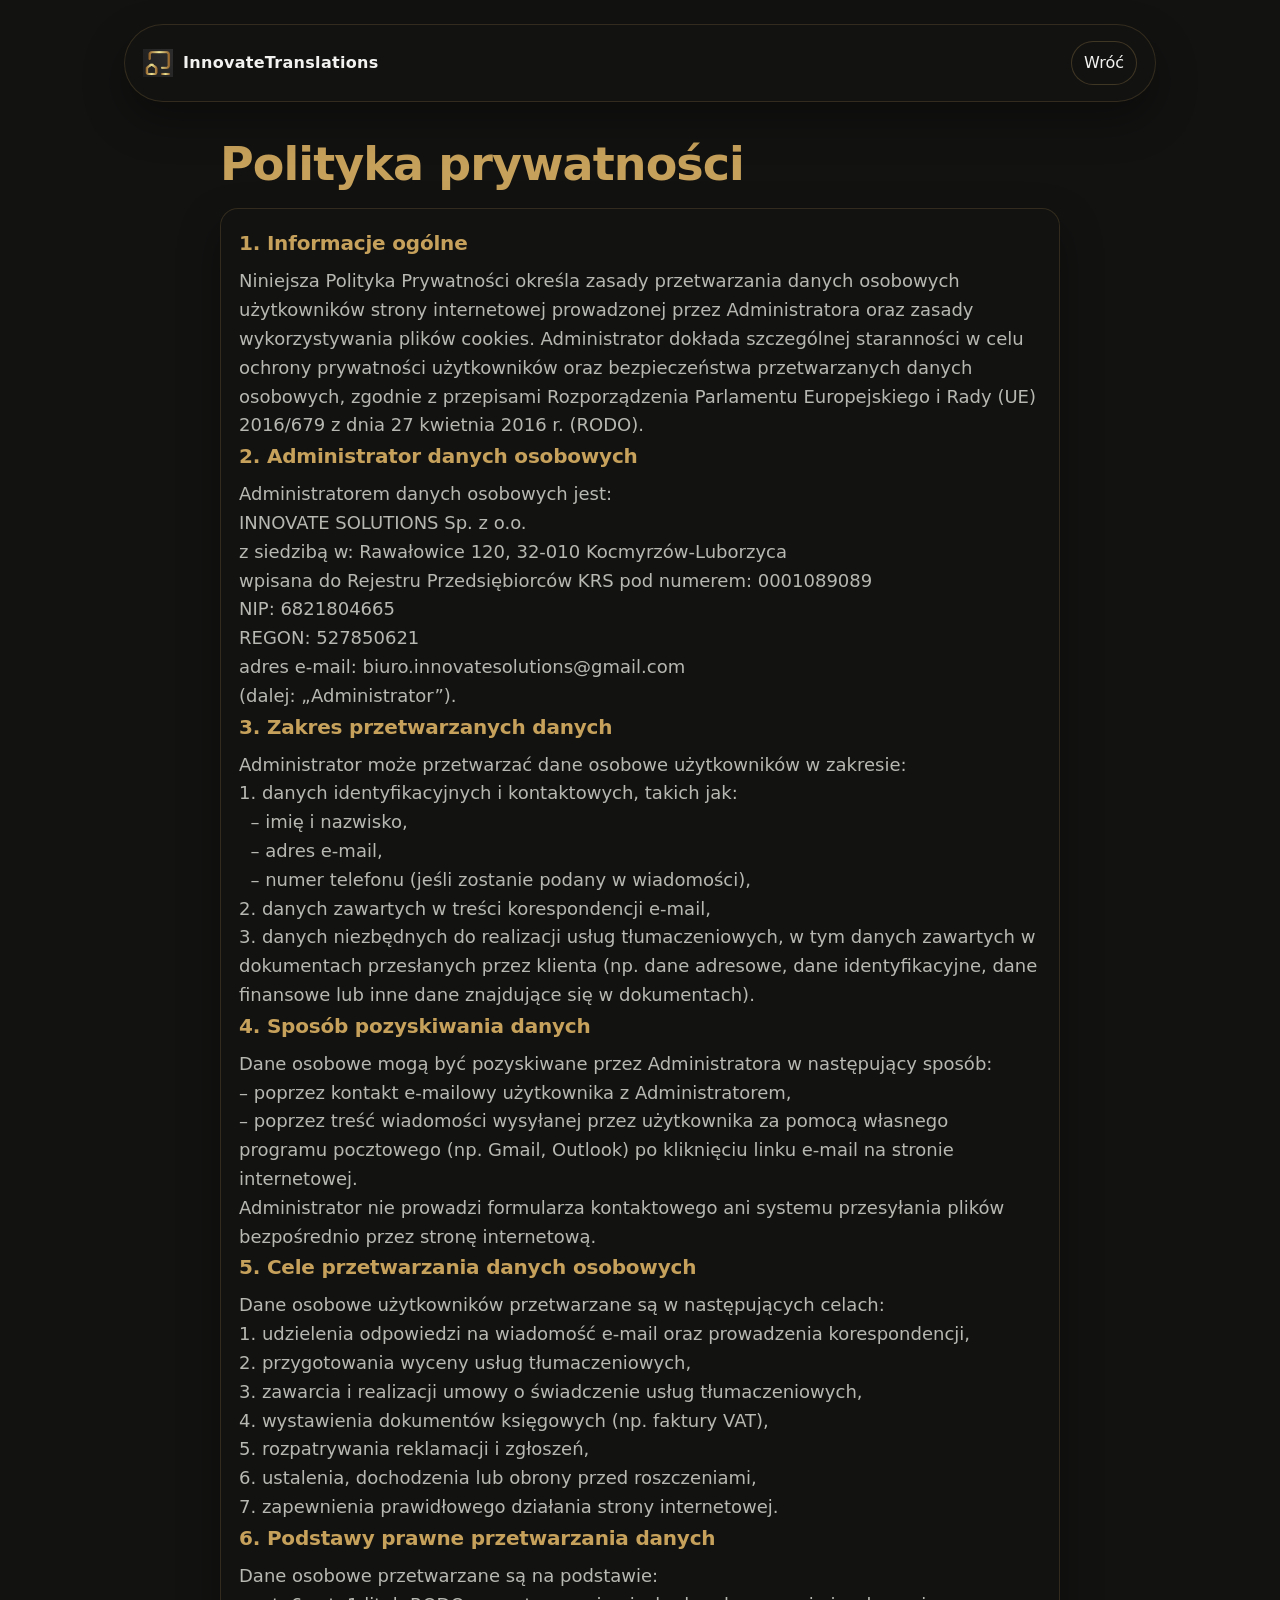
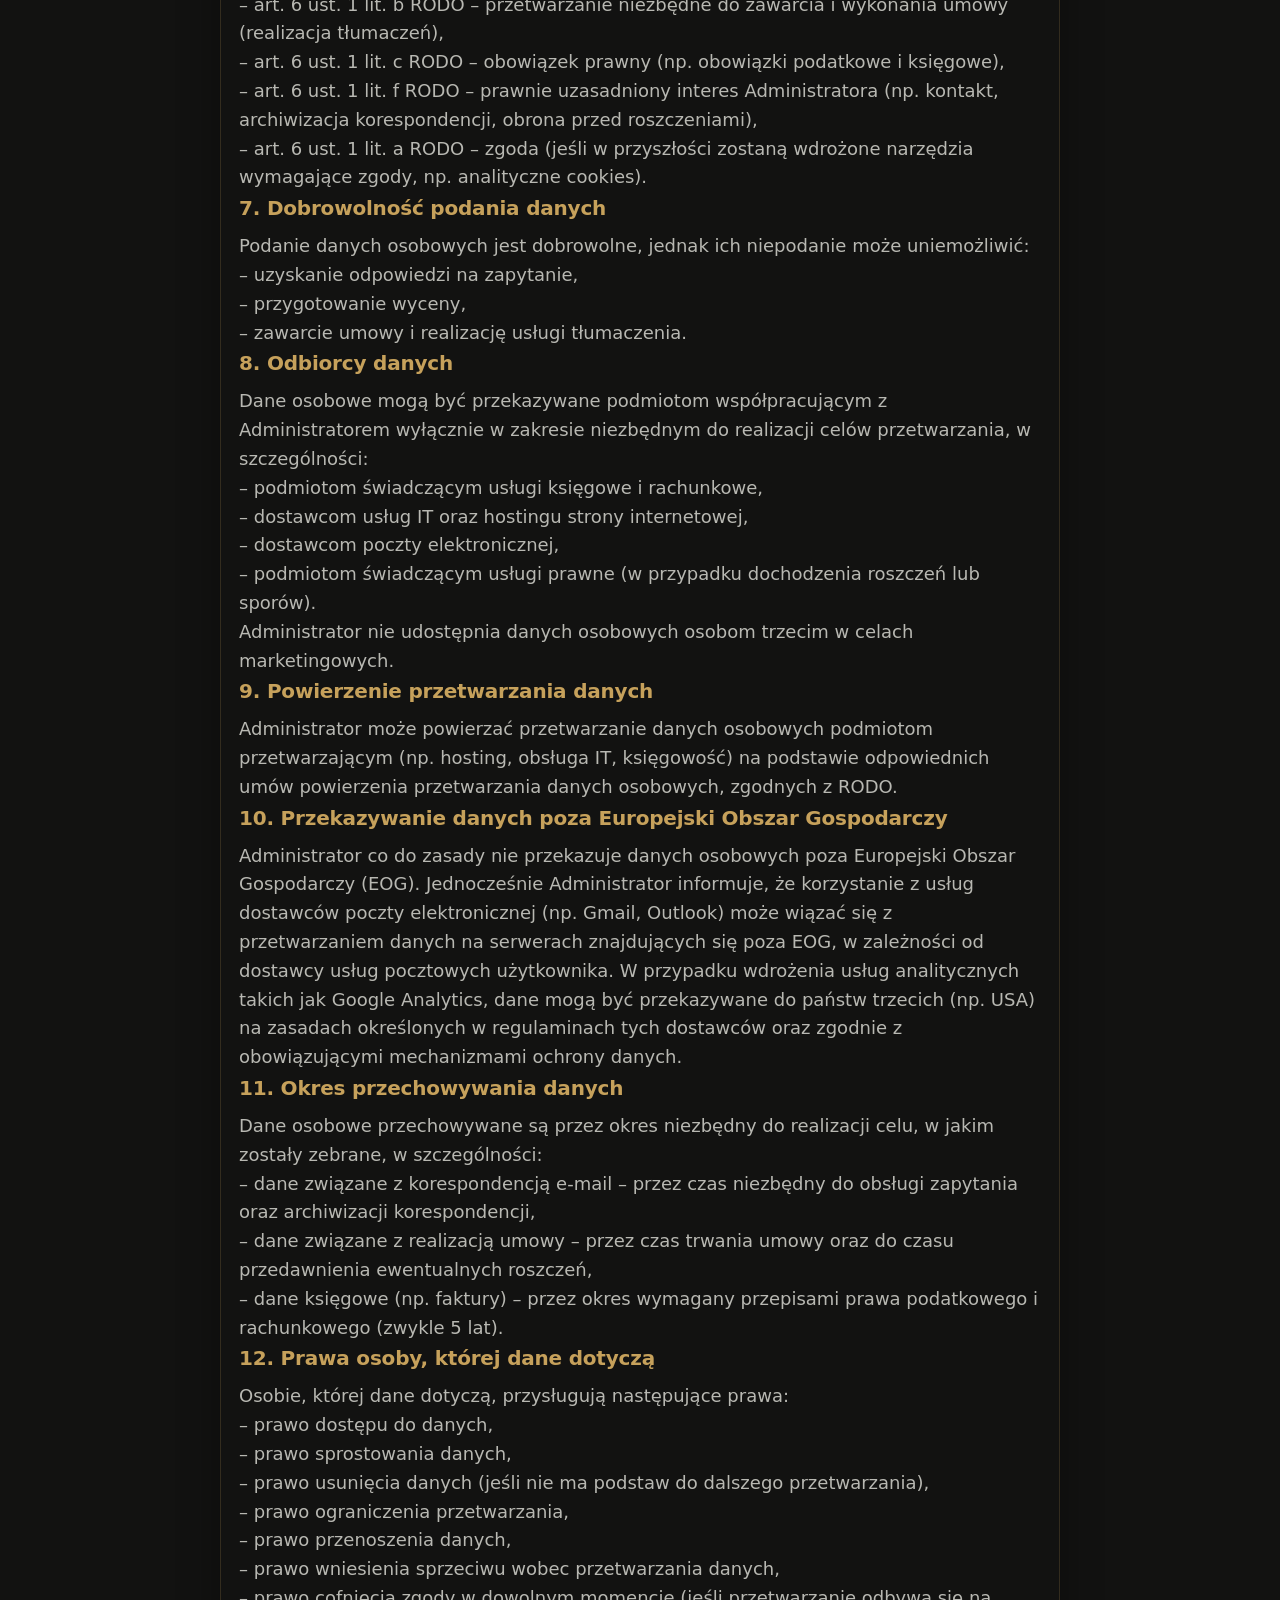
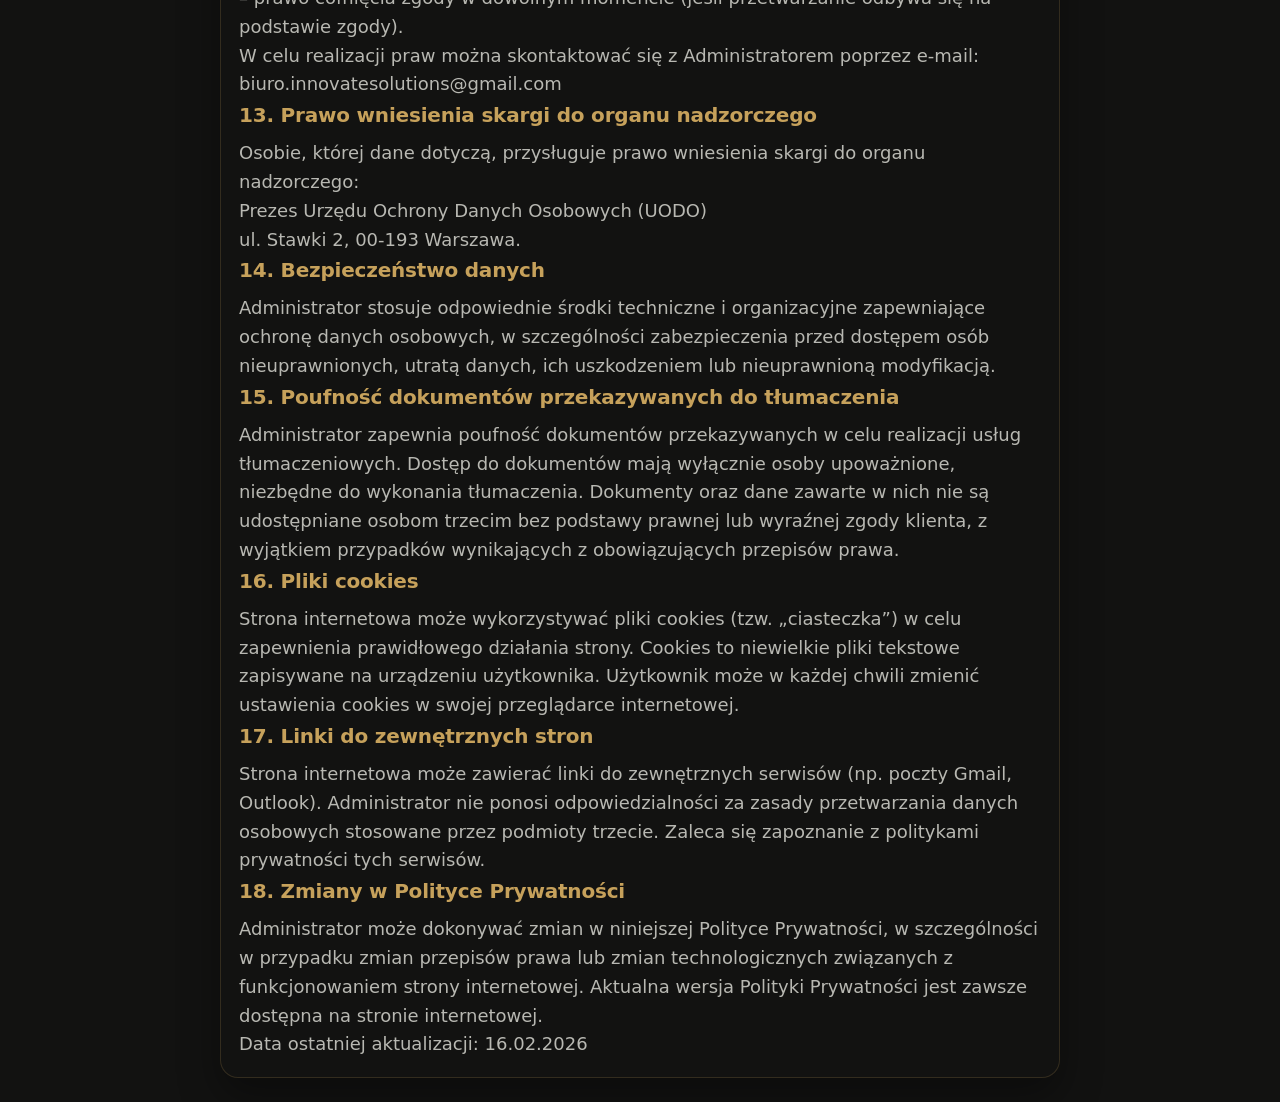
<file: pl/polityka-prywatnosci.html>
<!doctype html>
<html lang="pl">
<head>
  <meta charset="utf-8" />
  <meta name="viewport" content="width=device-width, initial-scale=1" />
  <title>Polityka prywatności — INNOVATE TRANSLATIONS</title>
  <link rel="stylesheet" href="../assets/style.css" />
</head>
<body>
  <div class="container">
    <div class="nav" style="margin-top:24px">
      <div class="brand">
        <img src="../assets/img/logo.png" alt="InnovateTranslations logo">
        <span>InnovateTranslations</span>
      </div>
      <div class="lang">
        <a class="btn secondary" href="./">Wróć</a>
      </div>
    </div>

    <section class="hero" style="padding-top:36px">
      <div class="hero-inner">
        <h1>Polityka prywatności</h1>
        <p class="hero-subline"></p>

        <div class="card" style="margin-top:18px; padding:18px">
          <h2 style="margin-top:0">1. Informacje ogólne</h2>
          <p>
            Niniejsza Polityka Prywatności określa zasady przetwarzania danych osobowych użytkowników strony internetowej
            prowadzonej przez Administratora oraz zasady wykorzystywania plików cookies.
            Administrator dokłada szczególnej staranności w celu ochrony prywatności użytkowników oraz bezpieczeństwa
            przetwarzanych danych osobowych, zgodnie z przepisami Rozporządzenia Parlamentu Europejskiego i Rady (UE) 2016/679
            z dnia 27 kwietnia 2016 r. (RODO).
          </p>

          <h2>2. Administrator danych osobowych</h2>
          <p>
            Administratorem danych osobowych jest:<br>
            INNOVATE SOLUTIONS Sp. z o.o.<br>
            z siedzibą w: Rawałowice 120, 32-010 Kocmyrzów-Luborzyca<br>
            wpisana do Rejestru Przedsiębiorców KRS pod numerem: 0001089089<br>
            NIP: 6821804665<br>
            REGON: 527850621<br>
            adres e-mail: biuro.innovatesolutions@gmail.com<br>
            (dalej: „Administrator”).
          </p>

          <h2>3. Zakres przetwarzanych danych</h2>
          <p>
            Administrator może przetwarzać dane osobowe użytkowników w zakresie:
            <br>1. danych identyfikacyjnych i kontaktowych, takich jak:
            <br>&nbsp;&nbsp;– imię i nazwisko,
            <br>&nbsp;&nbsp;– adres e-mail,
            <br>&nbsp;&nbsp;– numer telefonu (jeśli zostanie podany w wiadomości),
            <br>2. danych zawartych w treści korespondencji e-mail,
            <br>3. danych niezbędnych do realizacji usług tłumaczeniowych, w tym danych zawartych w dokumentach przesłanych przez klienta
            (np. dane adresowe, dane identyfikacyjne, dane finansowe lub inne dane znajdujące się w dokumentach).
          </p>

          <h2>4. Sposób pozyskiwania danych</h2>
          <p>
            Dane osobowe mogą być pozyskiwane przez Administratora w następujący sposób:
            <br>– poprzez kontakt e-mailowy użytkownika z Administratorem,
            <br>– poprzez treść wiadomości wysyłanej przez użytkownika za pomocą własnego programu pocztowego (np. Gmail, Outlook)
            po kliknięciu linku e-mail na stronie internetowej.
            <br>
            Administrator nie prowadzi formularza kontaktowego ani systemu przesyłania plików bezpośrednio przez stronę internetową.
          </p>

          <h2>5. Cele przetwarzania danych osobowych</h2>
          <p>
            Dane osobowe użytkowników przetwarzane są w następujących celach:
            <br>1. udzielenia odpowiedzi na wiadomość e-mail oraz prowadzenia korespondencji,
            <br>2. przygotowania wyceny usług tłumaczeniowych,
            <br>3. zawarcia i realizacji umowy o świadczenie usług tłumaczeniowych,
            <br>4. wystawienia dokumentów księgowych (np. faktury VAT),
            <br>5. rozpatrywania reklamacji i zgłoszeń,
            <br>6. ustalenia, dochodzenia lub obrony przed roszczeniami,
            <br>7. zapewnienia prawidłowego działania strony internetowej.
          </p>

          <h2>6. Podstawy prawne przetwarzania danych</h2>
          <p>
            Dane osobowe przetwarzane są na podstawie:
            <br>– art. 6 ust. 1 lit. b RODO – przetwarzanie niezbędne do zawarcia i wykonania umowy (realizacja tłumaczeń),
            <br>– art. 6 ust. 1 lit. c RODO – obowiązek prawny (np. obowiązki podatkowe i księgowe),
            <br>– art. 6 ust. 1 lit. f RODO – prawnie uzasadniony interes Administratora (np. kontakt, archiwizacja korespondencji, obrona przed roszczeniami),
            <br>– art. 6 ust. 1 lit. a RODO – zgoda (jeśli w przyszłości zostaną wdrożone narzędzia wymagające zgody, np. analityczne cookies).
          </p>

          <h2>7. Dobrowolność podania danych</h2>
          <p>
            Podanie danych osobowych jest dobrowolne, jednak ich niepodanie może uniemożliwić:
            <br>– uzyskanie odpowiedzi na zapytanie,
            <br>– przygotowanie wyceny,
            <br>– zawarcie umowy i realizację usługi tłumaczenia.
          </p>

          <h2>8. Odbiorcy danych</h2>
          <p>
            Dane osobowe mogą być przekazywane podmiotom współpracującym z Administratorem wyłącznie w zakresie niezbędnym do realizacji celów przetwarzania, w szczególności:
            <br>– podmiotom świadczącym usługi księgowe i rachunkowe,
            <br>– dostawcom usług IT oraz hostingu strony internetowej,
            <br>– dostawcom poczty elektronicznej,
            <br>– podmiotom świadczącym usługi prawne (w przypadku dochodzenia roszczeń lub sporów).
            <br>
            Administrator nie udostępnia danych osobowych osobom trzecim w celach marketingowych.
          </p>

          <h2>9. Powierzenie przetwarzania danych</h2>
          <p>
            Administrator może powierzać przetwarzanie danych osobowych podmiotom przetwarzającym (np. hosting, obsługa IT, księgowość)
            na podstawie odpowiednich umów powierzenia przetwarzania danych osobowych, zgodnych z RODO.
          </p>

          <h2>10. Przekazywanie danych poza Europejski Obszar Gospodarczy</h2>
          <p>
            Administrator co do zasady nie przekazuje danych osobowych poza Europejski Obszar Gospodarczy (EOG).
            Jednocześnie Administrator informuje, że korzystanie z usług dostawców poczty elektronicznej (np. Gmail, Outlook) może wiązać się z przetwarzaniem danych na serwerach
            znajdujących się poza EOG, w zależności od dostawcy usług pocztowych użytkownika.
            W przypadku wdrożenia usług analitycznych takich jak Google Analytics, dane mogą być przekazywane do państw trzecich (np. USA) na zasadach określonych w regulaminach
            tych dostawców oraz zgodnie z obowiązującymi mechanizmami ochrony danych.
          </p>

          <h2>11. Okres przechowywania danych</h2>
          <p>
            Dane osobowe przechowywane są przez okres niezbędny do realizacji celu, w jakim zostały zebrane, w szczególności:
            <br>– dane związane z korespondencją e-mail – przez czas niezbędny do obsługi zapytania oraz archiwizacji korespondencji,
            <br>– dane związane z realizacją umowy – przez czas trwania umowy oraz do czasu przedawnienia ewentualnych roszczeń,
            <br>– dane księgowe (np. faktury) – przez okres wymagany przepisami prawa podatkowego i rachunkowego (zwykle 5 lat).
          </p>

          <h2>12. Prawa osoby, której dane dotyczą</h2>
          <p>
            Osobie, której dane dotyczą, przysługują następujące prawa:
            <br>– prawo dostępu do danych,
            <br>– prawo sprostowania danych,
            <br>– prawo usunięcia danych (jeśli nie ma podstaw do dalszego przetwarzania),
            <br>– prawo ograniczenia przetwarzania,
            <br>– prawo przenoszenia danych,
            <br>– prawo wniesienia sprzeciwu wobec przetwarzania danych,
            <br>– prawo cofnięcia zgody w dowolnym momencie (jeśli przetwarzanie odbywa się na podstawie zgody).
            <br>
            W celu realizacji praw można skontaktować się z Administratorem poprzez e-mail: biuro.innovatesolutions@gmail.com
          </p>

          <h2>13. Prawo wniesienia skargi do organu nadzorczego</h2>
          <p>
            Osobie, której dane dotyczą, przysługuje prawo wniesienia skargi do organu nadzorczego:
            <br>Prezes Urzędu Ochrony Danych Osobowych (UODO)
            <br>ul. Stawki 2, 00-193 Warszawa.
          </p>

          <h2>14. Bezpieczeństwo danych</h2>
          <p>
            Administrator stosuje odpowiednie środki techniczne i organizacyjne zapewniające ochronę danych
            osobowych, w szczególności zabezpieczenia przed dostępem osób nieuprawnionych, utratą danych, ich uszkodzeniem lub nieuprawnioną modyfikacją.
          </p>

          <h2>15. Poufność dokumentów przekazywanych do tłumaczenia</h2>
          <p>
            Administrator zapewnia poufność dokumentów przekazywanych w celu realizacji usług tłumaczeniowych. Dostęp do dokumentów mają wyłącznie osoby upoważnione, niezbędne do wykonania tłumaczenia.
            Dokumenty oraz dane zawarte w nich nie są udostępniane osobom trzecim bez podstawy prawnej lub wyraźnej zgody klienta, z wyjątkiem przypadków wynikających z obowiązujących przepisów prawa.
          </p>

          <h2>16. Pliki cookies</h2>
          <p>
            Strona internetowa może wykorzystywać pliki cookies (tzw. „ciasteczka”) w celu zapewnienia prawidłowego działania strony.
            Cookies to niewielkie pliki tekstowe zapisywane na urządzeniu użytkownika.
            Użytkownik może w każdej chwili zmienić ustawienia cookies w swojej przeglądarce internetowej.
          </p>

          <h2>17. Linki do zewnętrznych stron</h2>
          <p>
            Strona internetowa może zawierać linki do zewnętrznych serwisów (np. poczty Gmail, Outlook). Administrator nie ponosi odpowiedzialności za zasady przetwarzania danych osobowych stosowane przez podmioty trzecie.
            Zaleca się zapoznanie z politykami prywatności tych serwisów.
          </p>

          <h2>18. Zmiany w Polityce Prywatności</h2>
          <p>
            Administrator może dokonywać zmian w niniejszej Polityce Prywatności, w szczególności w przypadku zmian przepisów prawa lub zmian technologicznych związanych z funkcjonowaniem strony internetowej.
            Aktualna wersja Polityki Prywatności jest zawsze dostępna na stronie internetowej.
            <br>Data ostatniej aktualizacji: 16.02.2026
          </p>
        </div>
      </div>
    </section>
  </div>
</body>
</html>
</file>
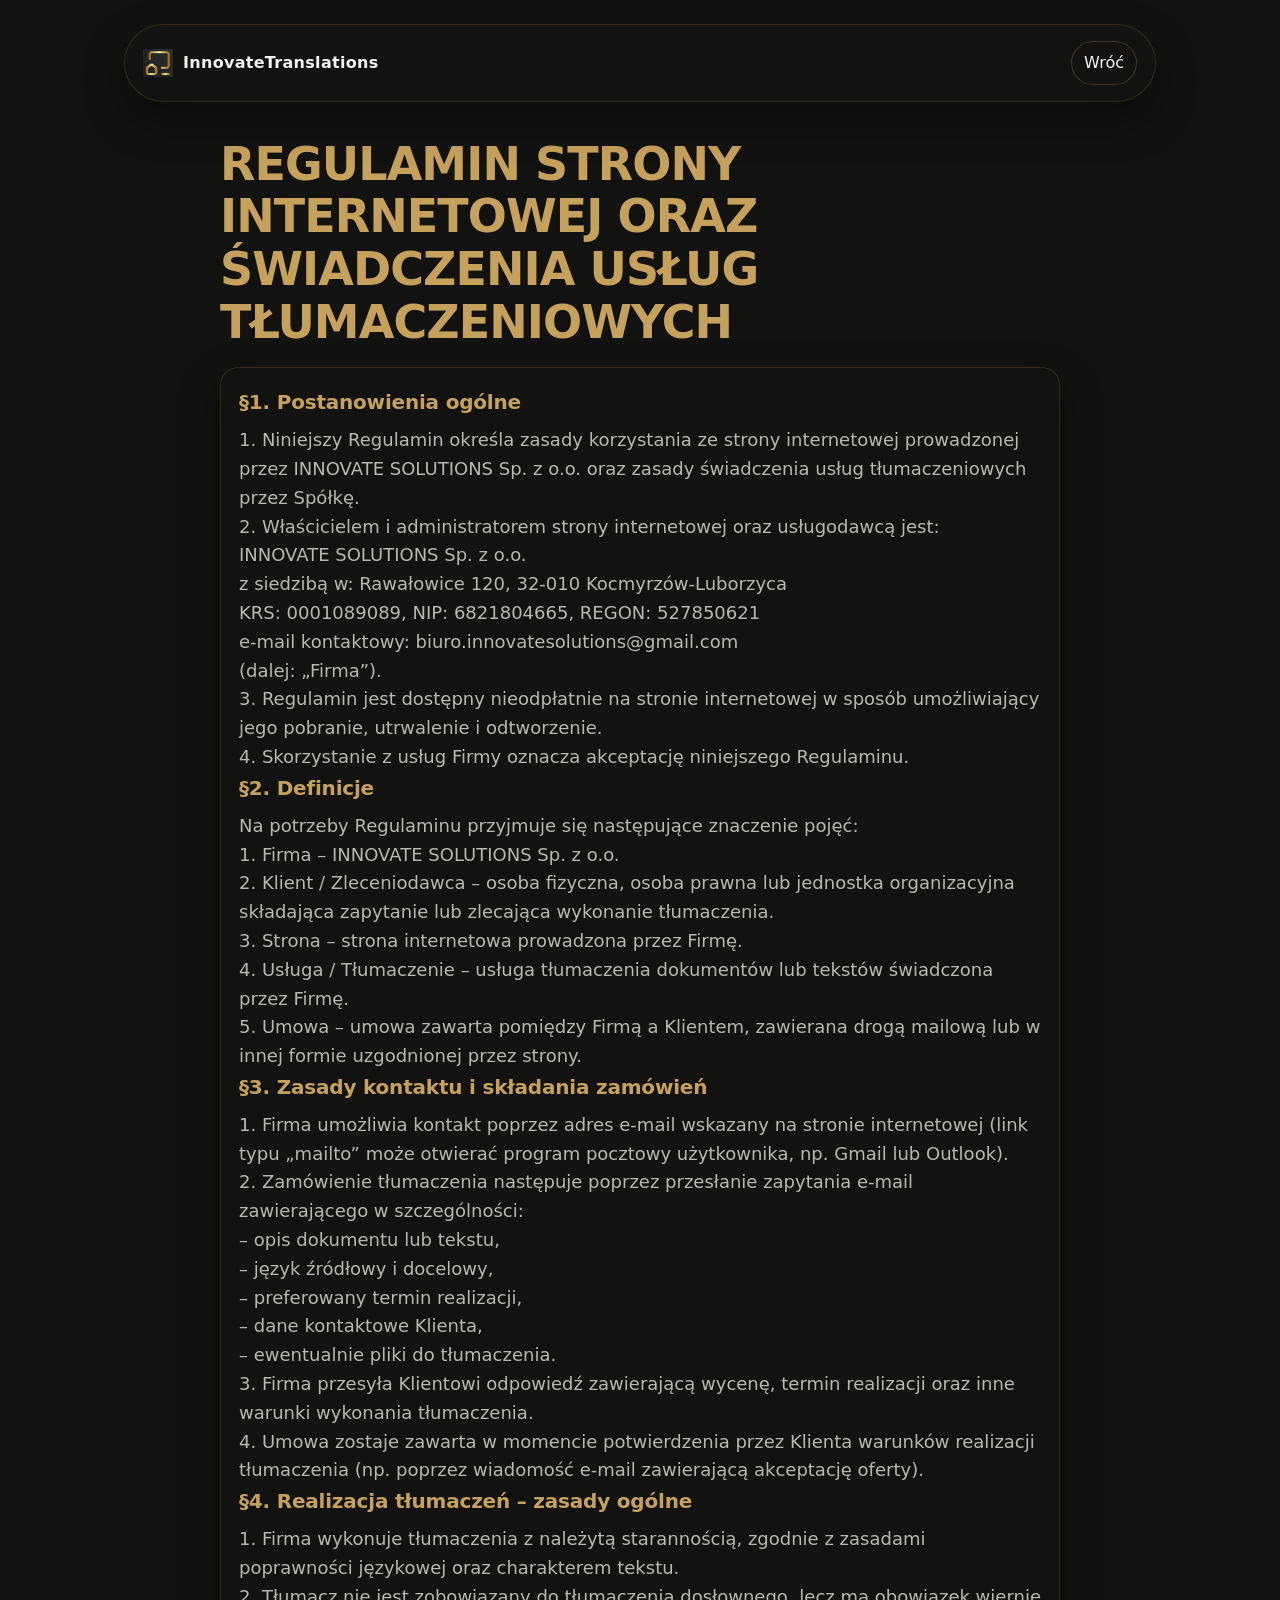
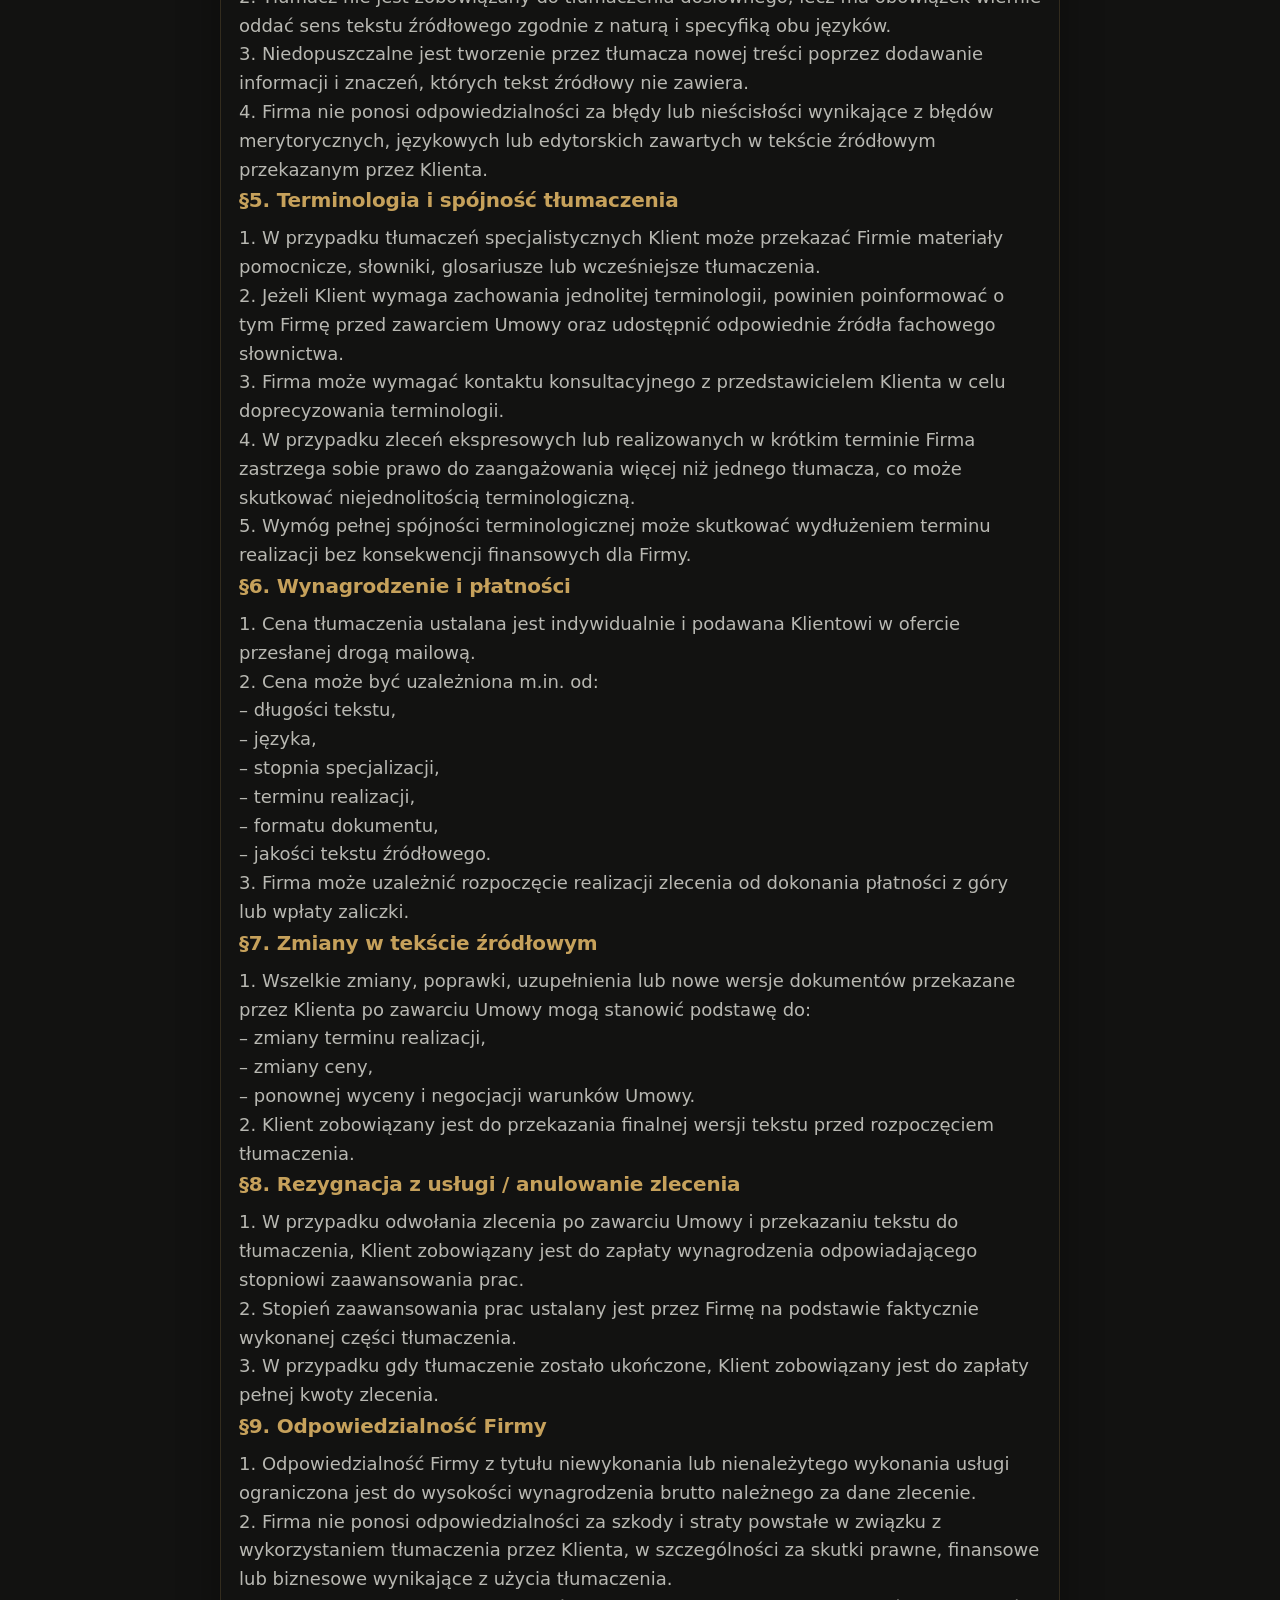
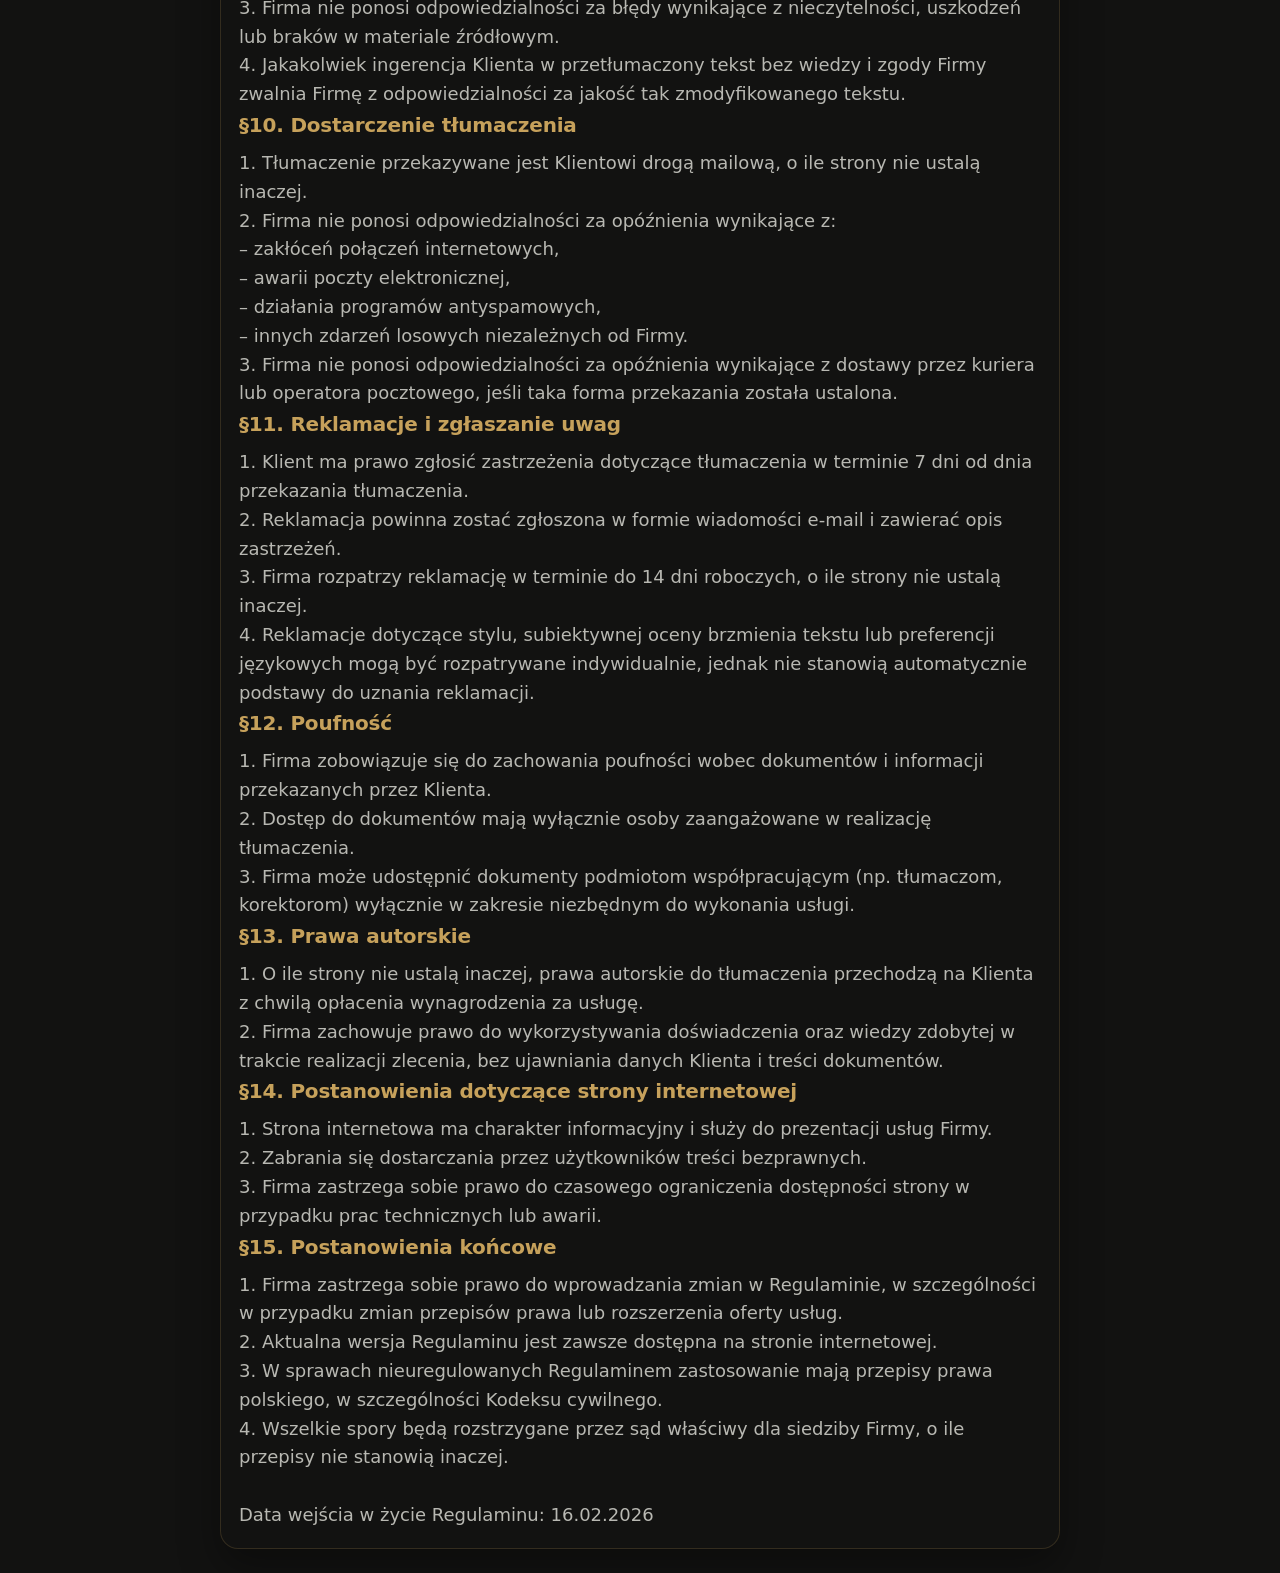
<file: pl/regulamin.html>
<!doctype html>
<html lang="pl">
<head>
  <meta charset="utf-8" />
  <meta name="viewport" content="width=device-width, initial-scale=1" />
  <title>Regulamin — INNOVATE TRANSLATIONS</title>
  <link rel="stylesheet" href="../assets/style.css" />
</head>
<body>
  <div class="container">
    <div class="nav" style="margin-top:24px">
      <div class="brand">
        <img src="../assets/img/logo.png" alt="InnovateTranslations logo">
        <span>InnovateTranslations</span>
      </div>
      <div class="lang">
        <a class="btn secondary" href="./">Wróć</a>
      </div>
    </div>

    <section class="hero" style="padding-top:36px">
      <div class="hero-inner">
        <h1>REGULAMIN STRONY INTERNETOWEJ ORAZ ŚWIADCZENIA USŁUG TŁUMACZENIOWYCH</h1>
        <p class="hero-subline"></p>

        <div class="card" style="margin-top:18px; padding:18px">
          <h2 style="margin-top:0">§1. Postanowienia ogólne</h2>
          <p>
            1. Niniejszy Regulamin określa zasady korzystania ze strony internetowej prowadzonej przez INNOVATE SOLUTIONS Sp. z o.o. oraz zasady świadczenia usług tłumaczeniowych przez Spółkę.<br>
            2. Właścicielem i administratorem strony internetowej oraz usługodawcą jest:<br>
            INNOVATE SOLUTIONS Sp. z o.o.<br>
            z siedzibą w: Rawałowice 120, 32-010 Kocmyrzów-Luborzyca<br>
            KRS: 0001089089, NIP: 6821804665, REGON: 527850621<br>
            e-mail kontaktowy: biuro.innovatesolutions@gmail.com<br>
            (dalej: „Firma”).<br>
            3. Regulamin jest dostępny nieodpłatnie na stronie internetowej w sposób umożliwiający jego pobranie, utrwalenie i odtworzenie.<br>
            4. Skorzystanie z usług Firmy oznacza akceptację niniejszego Regulaminu.
          </p>

          <h2>§2. Definicje</h2>
          <p>
            Na potrzeby Regulaminu przyjmuje się następujące znaczenie pojęć:<br>
            1. Firma – INNOVATE SOLUTIONS Sp. z o.o.<br>
            2. Klient / Zleceniodawca – osoba fizyczna, osoba prawna lub jednostka organizacyjna składająca zapytanie lub zlecająca wykonanie tłumaczenia.<br>
            3. Strona – strona internetowa prowadzona przez Firmę.<br>
            4. Usługa / Tłumaczenie – usługa tłumaczenia dokumentów lub tekstów świadczona przez Firmę.<br>
            5. Umowa – umowa zawarta pomiędzy Firmą a Klientem, zawierana drogą mailową lub w innej formie uzgodnionej przez strony.
          </p>

          <h2>§3. Zasady kontaktu i składania zamówień</h2>
          <p>
            1. Firma umożliwia kontakt poprzez adres e-mail wskazany na stronie internetowej (link typu „mailto” może otwierać program pocztowy użytkownika, np. Gmail lub Outlook).<br>
            2. Zamówienie tłumaczenia następuje poprzez przesłanie zapytania e-mail zawierającego w szczególności:<br>
            – opis dokumentu lub tekstu,<br>
            – język źródłowy i docelowy,<br>
            – preferowany termin realizacji,<br>
            – dane kontaktowe Klienta,<br>
            – ewentualnie pliki do tłumaczenia.<br>
            3. Firma przesyła Klientowi odpowiedź zawierającą wycenę, termin realizacji oraz inne warunki wykonania tłumaczenia.<br>
            4. Umowa zostaje zawarta w momencie potwierdzenia przez Klienta warunków realizacji tłumaczenia (np. poprzez wiadomość e-mail zawierającą akceptację oferty).
          </p>

          <h2>§4. Realizacja tłumaczeń – zasady ogólne</h2>
          <p>
            1. Firma wykonuje tłumaczenia z należytą starannością, zgodnie z zasadami poprawności językowej oraz charakterem tekstu.<br>
            2. Tłumacz nie jest zobowiązany do tłumaczenia dosłownego, lecz ma obowiązek wiernie oddać sens tekstu źródłowego zgodnie z naturą i specyfiką obu języków.<br>
            3. Niedopuszczalne jest tworzenie przez tłumacza nowej treści poprzez dodawanie informacji i znaczeń, których tekst źródłowy nie zawiera.<br>
            4. Firma nie ponosi odpowiedzialności za błędy lub nieścisłości wynikające z błędów merytorycznych, językowych lub edytorskich zawartych w tekście źródłowym przekazanym przez Klienta.
          </p>

          <h2>§5. Terminologia i spójność tłumaczenia</h2>
          <p>
            1. W przypadku tłumaczeń specjalistycznych Klient może przekazać Firmie materiały pomocnicze, słowniki, glosariusze lub wcześniejsze tłumaczenia.<br>
            2. Jeżeli Klient wymaga zachowania jednolitej terminologii, powinien poinformować o tym Firmę przed zawarciem Umowy oraz udostępnić odpowiednie źródła fachowego słownictwa.<br>
            3. Firma może wymagać kontaktu konsultacyjnego z przedstawicielem Klienta w celu doprecyzowania terminologii.<br>
            4. W przypadku zleceń ekspresowych lub realizowanych w krótkim terminie Firma zastrzega sobie prawo do zaangażowania więcej niż jednego tłumacza, co może skutkować niejednolitością terminologiczną.<br>
            5. Wymóg pełnej spójności terminologicznej może skutkować wydłużeniem terminu realizacji bez konsekwencji finansowych dla Firmy.
          </p>

          <h2>§6. Wynagrodzenie i płatności</h2>
          <p>
            1. Cena tłumaczenia ustalana jest indywidualnie i podawana Klientowi w ofercie przesłanej drogą mailową.<br>
            2. Cena może być uzależniona m.in. od:<br>
            – długości tekstu,<br>
            – języka,<br>
            – stopnia specjalizacji,<br>
            – terminu realizacji,<br>
            – formatu dokumentu,<br>
            – jakości tekstu źródłowego.<br>
            3. Firma może uzależnić rozpoczęcie realizacji zlecenia od dokonania płatności z góry lub wpłaty zaliczki.
          </p>

          <h2>§7. Zmiany w tekście źródłowym</h2>
          <p>
            1. Wszelkie zmiany, poprawki, uzupełnienia lub nowe wersje dokumentów przekazane przez Klienta po zawarciu Umowy mogą stanowić podstawę do:<br>
            – zmiany terminu realizacji,<br>
            – zmiany ceny,<br>
            – ponownej wyceny i negocjacji warunków Umowy.<br>
            2. Klient zobowiązany jest do przekazania finalnej wersji tekstu przed rozpoczęciem tłumaczenia.
          </p>

          <h2>§8. Rezygnacja z usługi / anulowanie zlecenia</h2>
          <p>
            1. W przypadku odwołania zlecenia po zawarciu Umowy i przekazaniu tekstu do tłumaczenia, Klient zobowiązany jest do zapłaty wynagrodzenia odpowiadającego stopniowi zaawansowania prac.<br>
            2. Stopień zaawansowania prac ustalany jest przez Firmę na podstawie faktycznie wykonanej części tłumaczenia.<br>
            3. W przypadku gdy tłumaczenie zostało ukończone, Klient zobowiązany jest do zapłaty pełnej kwoty zlecenia.
          </p>

          <h2>§9. Odpowiedzialność Firmy</h2>
          <p>
            1. Odpowiedzialność Firmy z tytułu niewykonania lub nienależytego wykonania usługi ograniczona jest do wysokości wynagrodzenia brutto należnego za dane zlecenie.<br>
            2. Firma nie ponosi odpowiedzialności za szkody i straty powstałe w związku z wykorzystaniem tłumaczenia przez Klienta, w szczególności za skutki prawne, finansowe lub biznesowe wynikające z użycia tłumaczenia.<br>
            3. Firma nie ponosi odpowiedzialności za błędy wynikające z nieczytelności, uszkodzeń lub braków w materiale źródłowym.<br>
            4. Jakakolwiek ingerencja Klienta w przetłumaczony tekst bez wiedzy i zgody Firmy zwalnia Firmę z odpowiedzialności za jakość tak zmodyfikowanego tekstu.
          </p>

          <h2>§10. Dostarczenie tłumaczenia</h2>
          <p>
            1. Tłumaczenie przekazywane jest Klientowi drogą mailową, o ile strony nie ustalą inaczej.<br>
            2. Firma nie ponosi odpowiedzialności za opóźnienia wynikające z:<br>
            – zakłóceń połączeń internetowych,<br>
            – awarii poczty elektronicznej,<br>
            – działania programów antyspamowych,<br>
            – innych zdarzeń losowych niezależnych od Firmy.<br>
            3. Firma nie ponosi odpowiedzialności za opóźnienia wynikające z dostawy przez kuriera lub operatora pocztowego, jeśli taka forma przekazania została ustalona.
          </p>

          <h2>§11. Reklamacje i zgłaszanie uwag</h2>
          <p>
            1. Klient ma prawo zgłosić zastrzeżenia dotyczące tłumaczenia w terminie 7 dni od dnia przekazania tłumaczenia.<br>
            2. Reklamacja powinna zostać zgłoszona w formie wiadomości e-mail i zawierać opis zastrzeżeń.<br>
            3. Firma rozpatrzy reklamację w terminie do 14 dni roboczych, o ile strony nie ustalą inaczej.<br>
            4. Reklamacje dotyczące stylu, subiektywnej oceny brzmienia tekstu lub preferencji językowych mogą być rozpatrywane indywidualnie, jednak nie stanowią automatycznie podstawy do uznania reklamacji.
          </p>

          <h2>§12. Poufność</h2>
          <p>
            1. Firma zobowiązuje się do zachowania poufności wobec dokumentów i informacji przekazanych przez Klienta.<br>
            2. Dostęp do dokumentów mają wyłącznie osoby zaangażowane w realizację tłumaczenia.<br>
            3. Firma może udostępnić dokumenty podmiotom współpracującym (np. tłumaczom, korektorom) wyłącznie w zakresie niezbędnym do wykonania usługi.
          </p>

          <h2>§13. Prawa autorskie</h2>
          <p>
            1. O ile strony nie ustalą inaczej, prawa autorskie do tłumaczenia przechodzą na Klienta z chwilą opłacenia wynagrodzenia za usługę.<br>
            2. Firma zachowuje prawo do wykorzystywania doświadczenia oraz wiedzy zdobytej w trakcie realizacji zlecenia, bez ujawniania danych Klienta i treści dokumentów.
          </p>

          <h2>§14. Postanowienia dotyczące strony internetowej</h2>
          <p>
            1. Strona internetowa ma charakter informacyjny i służy do prezentacji usług Firmy.<br>
            2. Zabrania się dostarczania przez użytkowników treści bezprawnych.<br>
            3. Firma zastrzega sobie prawo do czasowego ograniczenia dostępności strony w przypadku prac technicznych lub awarii.
          </p>

          <h2>§15. Postanowienia końcowe</h2>
          <p>
            1. Firma zastrzega sobie prawo do wprowadzania zmian w Regulaminie, w szczególności w przypadku zmian przepisów prawa lub rozszerzenia oferty usług.<br>
            2. Aktualna wersja Regulaminu jest zawsze dostępna na stronie internetowej.<br>
            3. W sprawach nieuregulowanych Regulaminem zastosowanie mają przepisy prawa polskiego, w szczególności Kodeksu cywilnego.<br>
            4. Wszelkie spory będą rozstrzygane przez sąd właściwy dla siedziby Firmy, o ile przepisy nie stanowią inaczej.<br><br>
            Data wejścia w życie Regulaminu: 16.02.2026
          </p>
        </div>
      </div>
    </section>
  </div>
</body>
</html>
</file>
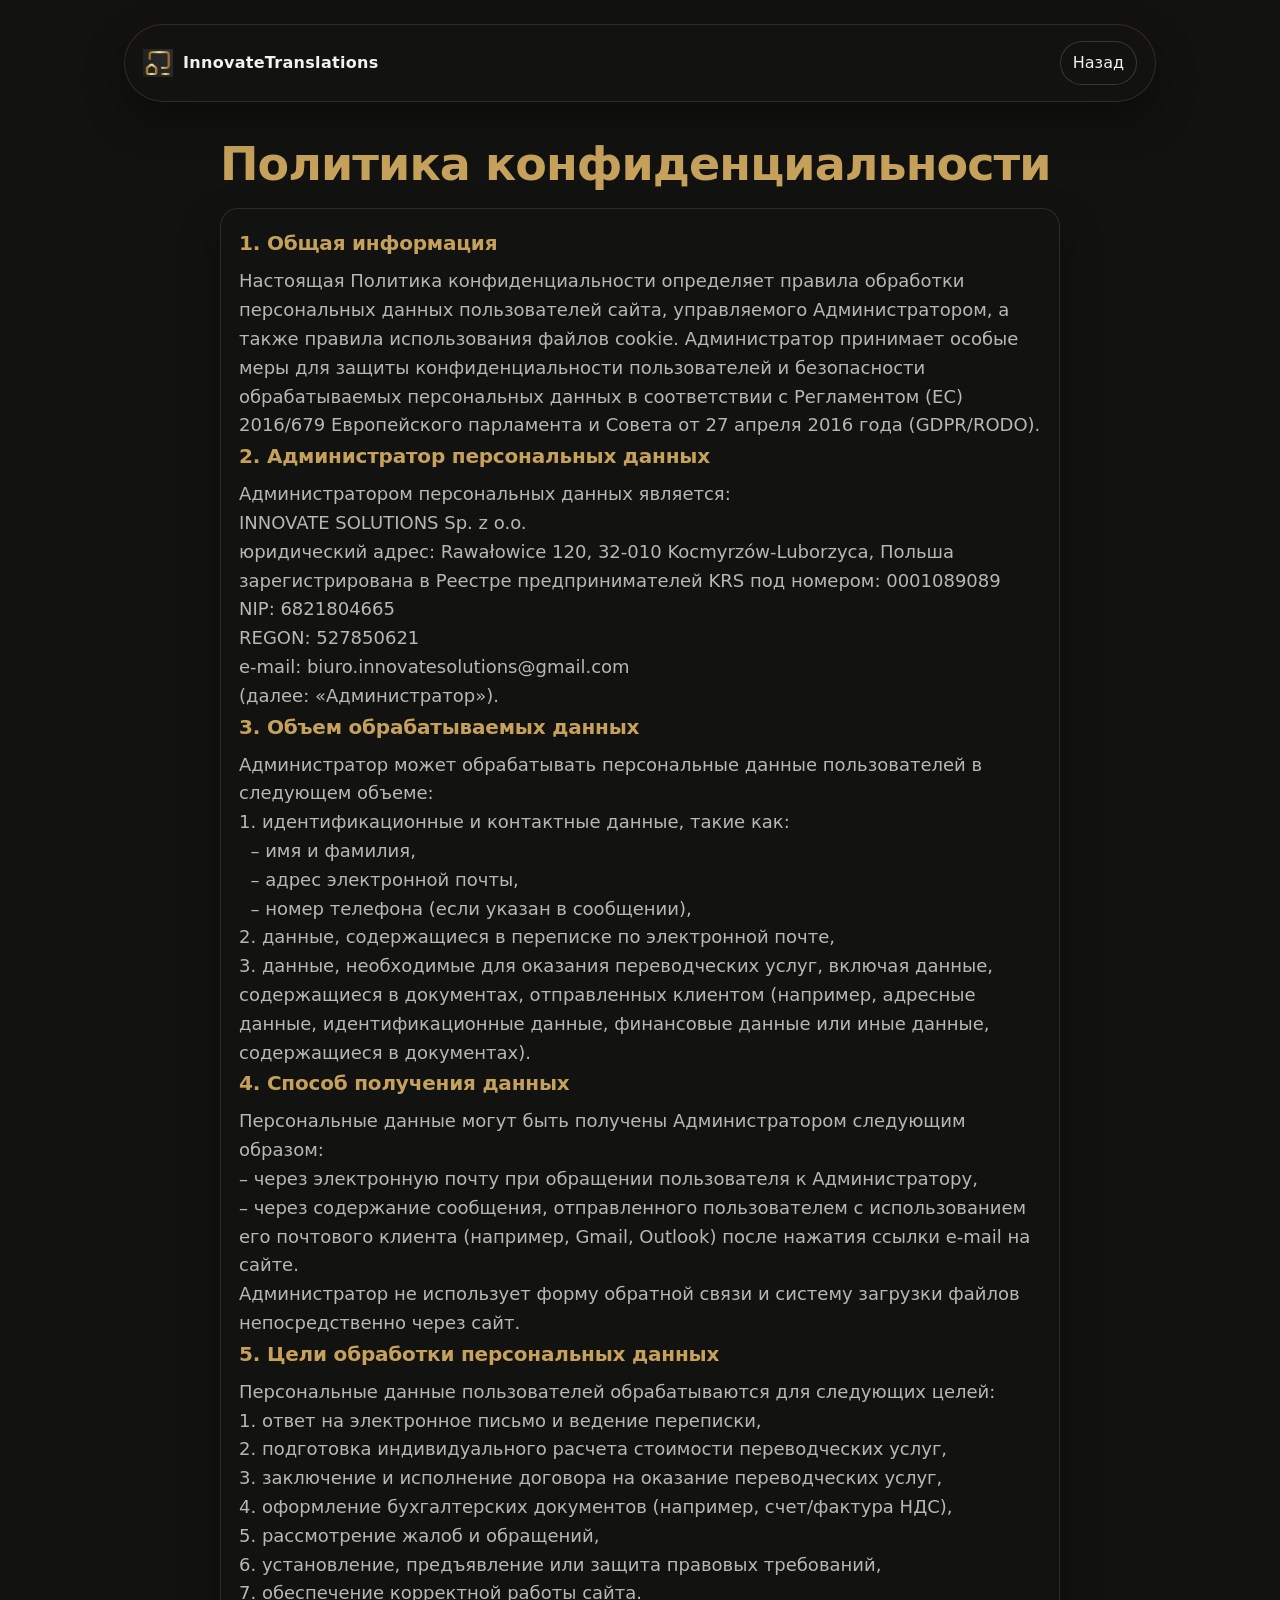
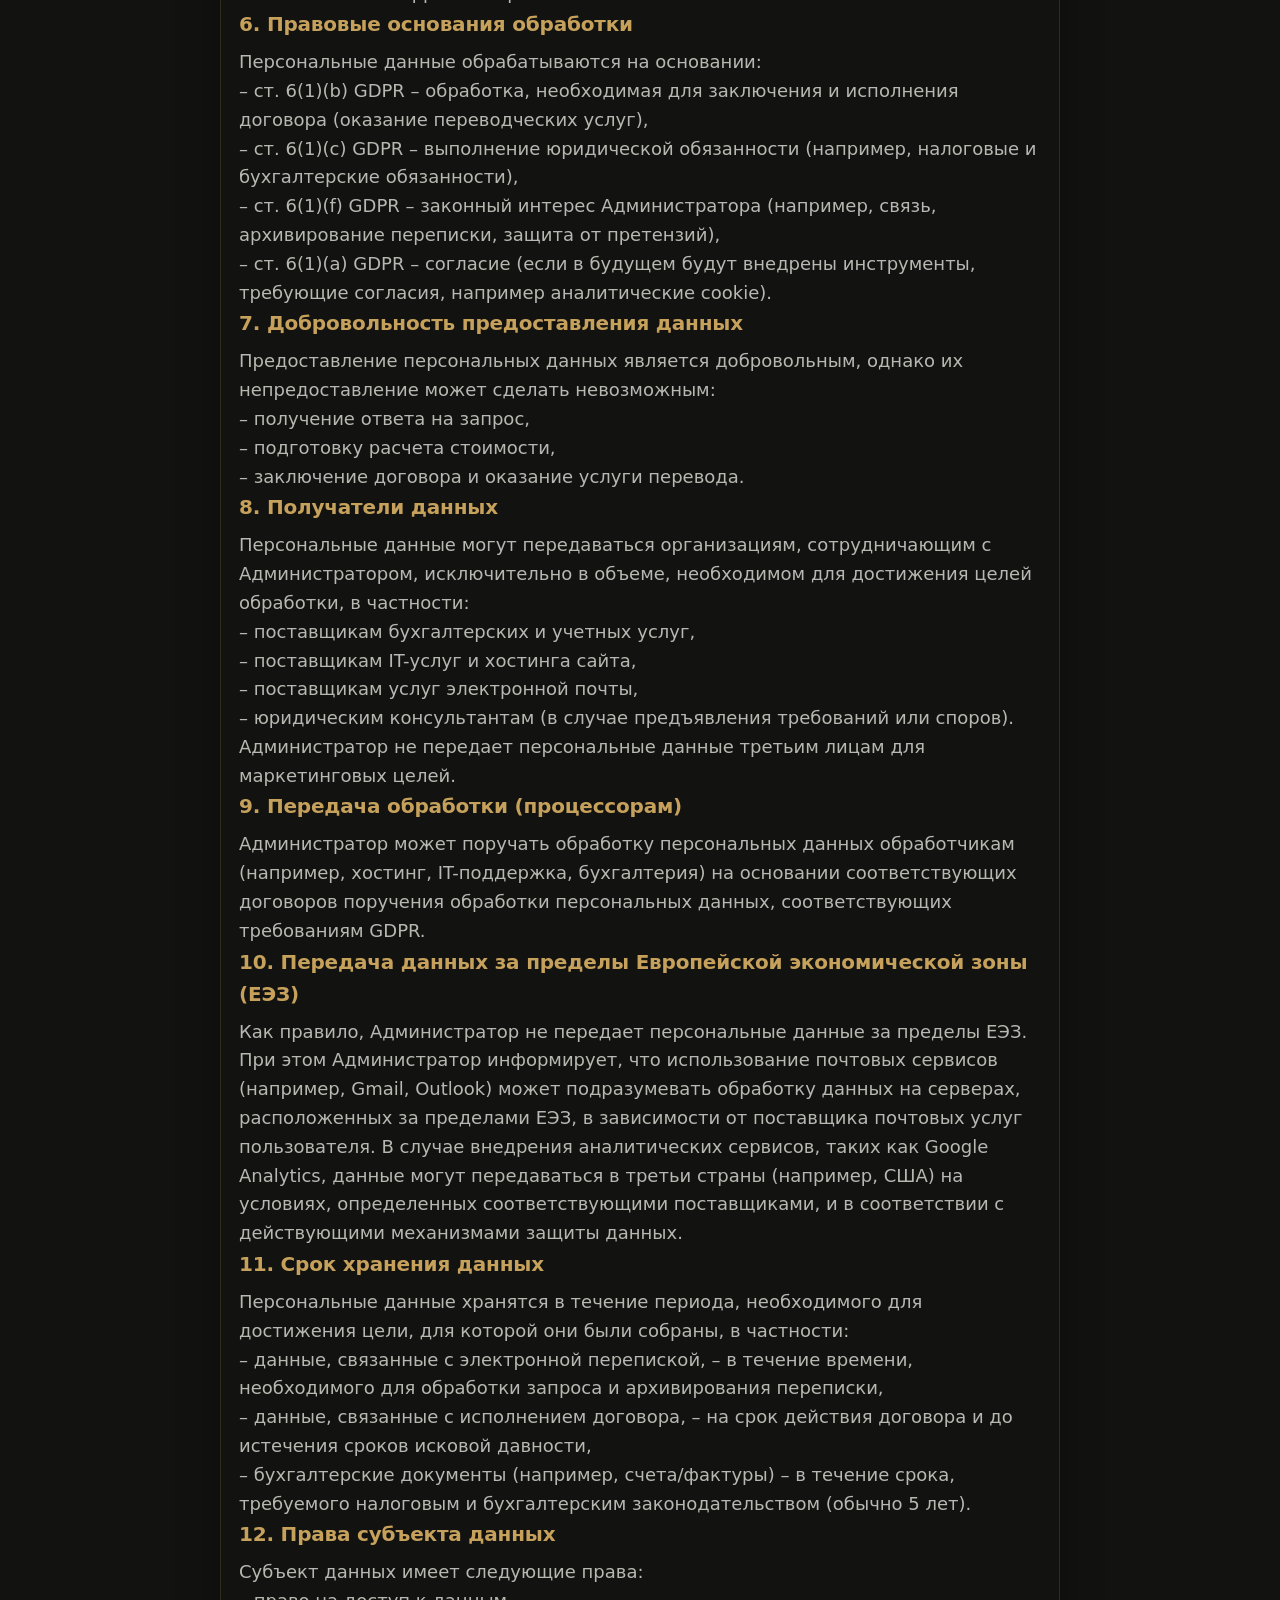
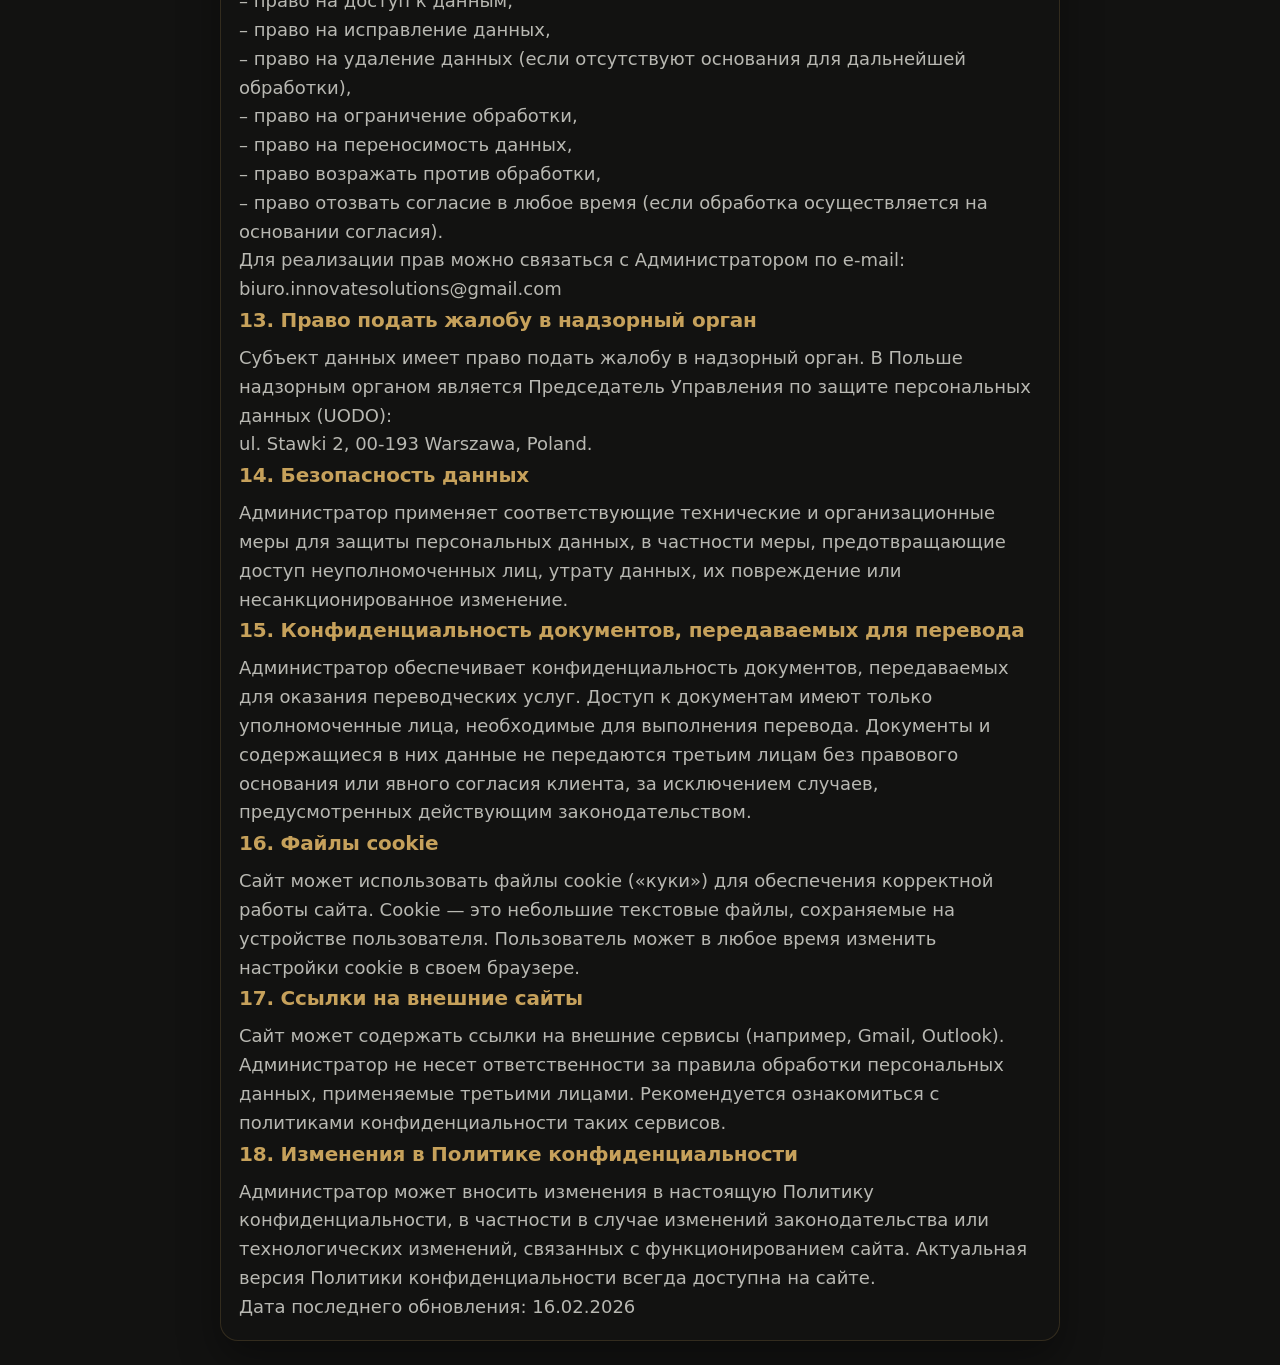
<file: ru/politika-konfidencialnosti.html>
<!doctype html>
<html lang="ru">
<head>
  <meta charset="utf-8" />
  <meta name="viewport" content="width=device-width, initial-scale=1" />
  <title>Политика конфиденциальности — INNOVATE TRANSLATIONS</title>
  <link rel="stylesheet" href="../assets/style.css" />
</head>
<body>
  <div class="container">
    <div class="nav" style="margin-top:24px">
      <div class="brand">
        <img src="../assets/img/logo.png" alt="InnovateTranslations logo">
        <span>InnovateTranslations</span>
      </div>
      <div class="lang">
        <a class="btn secondary" href="./">Назад</a>
      </div>
    </div>

    <section class="hero" style="padding-top:36px">
      <div class="hero-inner">
        <h1>Политика конфиденциальности</h1>
        <p class="hero-subline"></p>

        <div class="card" style="margin-top:18px; padding:18px">
          <h2 style="margin-top:0">1. Общая информация</h2>
          <p>
            Настоящая Политика конфиденциальности определяет правила обработки персональных данных пользователей сайта,
            управляемого Администратором, а также правила использования файлов cookie. Администратор принимает особые меры для
            защиты конфиденциальности пользователей и безопасности обрабатываемых персональных данных в соответствии с
            Регламентом (ЕС) 2016/679 Европейского парламента и Совета от 27 апреля 2016 года (GDPR/RODO).
          </p>

          <h2>2. Администратор персональных данных</h2>
          <p>
            Администратором персональных данных является:<br>
            INNOVATE SOLUTIONS Sp. z o.o.<br>
            юридический адрес: Rawałowice 120, 32-010 Kocmyrzów-Luborzyca, Польша<br>
            зарегистрирована в Реестре предпринимателей KRS под номером: 0001089089<br>
            NIP: 6821804665<br>
            REGON: 527850621<br>
            e-mail: biuro.innovatesolutions@gmail.com<br>
            (далее: «Администратор»).
          </p>

          <h2>3. Объем обрабатываемых данных</h2>
          <p>
            Администратор может обрабатывать персональные данные пользователей в следующем объеме:
            <br>1. идентификационные и контактные данные, такие как:
            <br>&nbsp;&nbsp;– имя и фамилия,
            <br>&nbsp;&nbsp;– адрес электронной почты,
            <br>&nbsp;&nbsp;– номер телефона (если указан в сообщении),
            <br>2. данные, содержащиеся в переписке по электронной почте,
            <br>3. данные, необходимые для оказания переводческих услуг, включая данные, содержащиеся в документах,
            отправленных клиентом (например, адресные данные, идентификационные данные, финансовые данные или иные данные,
            содержащиеся в документах).
          </p>

          <h2>4. Способ получения данных</h2>
          <p>
            Персональные данные могут быть получены Администратором следующим образом:
            <br>– через электронную почту при обращении пользователя к Администратору,
            <br>– через содержание сообщения, отправленного пользователем с использованием его почтового клиента (например, Gmail, Outlook)
            после нажатия ссылки e-mail на сайте.
            <br>
            Администратор не использует форму обратной связи и систему загрузки файлов непосредственно через сайт.
          </p>

          <h2>5. Цели обработки персональных данных</h2>
          <p>
            Персональные данные пользователей обрабатываются для следующих целей:
            <br>1. ответ на электронное письмо и ведение переписки,
            <br>2. подготовка индивидуального расчета стоимости переводческих услуг,
            <br>3. заключение и исполнение договора на оказание переводческих услуг,
            <br>4. оформление бухгалтерских документов (например, счет/фактура НДС),
            <br>5. рассмотрение жалоб и обращений,
            <br>6. установление, предъявление или защита правовых требований,
            <br>7. обеспечение корректной работы сайта.
          </p>

          <h2>6. Правовые основания обработки</h2>
          <p>
            Персональные данные обрабатываются на основании:
            <br>– ст. 6(1)(b) GDPR – обработка, необходимая для заключения и исполнения договора (оказание переводческих услуг),
            <br>– ст. 6(1)(c) GDPR – выполнение юридической обязанности (например, налоговые и бухгалтерские обязанности),
            <br>– ст. 6(1)(f) GDPR – законный интерес Администратора (например, связь, архивирование переписки, защита от претензий),
            <br>– ст. 6(1)(a) GDPR – согласие (если в будущем будут внедрены инструменты, требующие согласия, например аналитические cookie).
          </p>

          <h2>7. Добровольность предоставления данных</h2>
          <p>
            Предоставление персональных данных является добровольным, однако их непредоставление может сделать невозможным:
            <br>– получение ответа на запрос,
            <br>– подготовку расчета стоимости,
            <br>– заключение договора и оказание услуги перевода.
          </p>

          <h2>8. Получатели данных</h2>
          <p>
            Персональные данные могут передаваться организациям, сотрудничающим с Администратором, исключительно в объеме,
            необходимом для достижения целей обработки, в частности:
            <br>– поставщикам бухгалтерских и учетных услуг,
            <br>– поставщикам IT-услуг и хостинга сайта,
            <br>– поставщикам услуг электронной почты,
            <br>– юридическим консультантам (в случае предъявления требований или споров).
            <br>
            Администратор не передает персональные данные третьим лицам для маркетинговых целей.
          </p>

          <h2>9. Передача обработки (процессорам)</h2>
          <p>
            Администратор может поручать обработку персональных данных обработчикам (например, хостинг, IT-поддержка, бухгалтерия)
            на основании соответствующих договоров поручения обработки персональных данных, соответствующих требованиям GDPR.
          </p>

          <h2>10. Передача данных за пределы Европейской экономической зоны (ЕЭЗ)</h2>
          <p>
            Как правило, Администратор не передает персональные данные за пределы ЕЭЗ.
            При этом Администратор информирует, что использование почтовых сервисов (например, Gmail, Outlook) может подразумевать
            обработку данных на серверах, расположенных за пределами ЕЭЗ, в зависимости от поставщика почтовых услуг пользователя.
            В случае внедрения аналитических сервисов, таких как Google Analytics, данные могут передаваться в третьи страны (например, США)
            на условиях, определенных соответствующими поставщиками, и в соответствии с действующими механизмами защиты данных.
          </p>

          <h2>11. Срок хранения данных</h2>
          <p>
            Персональные данные хранятся в течение периода, необходимого для достижения цели, для которой они были собраны, в частности:
            <br>– данные, связанные с электронной перепиской, – в течение времени, необходимого для обработки запроса и архивирования переписки,
            <br>– данные, связанные с исполнением договора, – на срок действия договора и до истечения сроков исковой давности,
            <br>– бухгалтерские документы (например, счета/фактуры) – в течение срока, требуемого налоговым и бухгалтерским законодательством (обычно 5 лет).
          </p>

          <h2>12. Права субъекта данных</h2>
          <p>
            Субъект данных имеет следующие права:
            <br>– право на доступ к данным,
            <br>– право на исправление данных,
            <br>– право на удаление данных (если отсутствуют основания для дальнейшей обработки),
            <br>– право на ограничение обработки,
            <br>– право на переносимость данных,
            <br>– право возражать против обработки,
            <br>– право отозвать согласие в любое время (если обработка осуществляется на основании согласия).
            <br>
            Для реализации прав можно связаться с Администратором по e-mail: biuro.innovatesolutions@gmail.com
          </p>

          <h2>13. Право подать жалобу в надзорный орган</h2>
          <p>
            Субъект данных имеет право подать жалобу в надзорный орган.
            В Польше надзорным органом является Председатель Управления по защите персональных данных (UODO):<br>
            ul. Stawki 2, 00-193 Warszawa, Poland.
          </p>

          <h2>14. Безопасность данных</h2>
          <p>
            Администратор применяет соответствующие технические и организационные меры для защиты персональных данных, в частности меры,
            предотвращающие доступ неуполномоченных лиц, утрату данных, их повреждение или несанкционированное изменение.
          </p>

          <h2>15. Конфиденциальность документов, передаваемых для перевода</h2>
          <p>
            Администратор обеспечивает конфиденциальность документов, передаваемых для оказания переводческих услуг.
            Доступ к документам имеют только уполномоченные лица, необходимые для выполнения перевода.
            Документы и содержащиеся в них данные не передаются третьим лицам без правового основания или явного согласия клиента,
            за исключением случаев, предусмотренных действующим законодательством.
          </p>

          <h2>16. Файлы cookie</h2>
          <p>
            Сайт может использовать файлы cookie («куки») для обеспечения корректной работы сайта.
            Cookie — это небольшие текстовые файлы, сохраняемые на устройстве пользователя.
            Пользователь может в любое время изменить настройки cookie в своем браузере.
          </p>

          <h2>17. Ссылки на внешние сайты</h2>
          <p>
            Сайт может содержать ссылки на внешние сервисы (например, Gmail, Outlook). Администратор не несет ответственности за правила обработки
            персональных данных, применяемые третьими лицами. Рекомендуется ознакомиться с политиками конфиденциальности таких сервисов.
          </p>

          <h2>18. Изменения в Политике конфиденциальности</h2>
          <p>
            Администратор может вносить изменения в настоящую Политику конфиденциальности, в частности в случае изменений законодательства или
            технологических изменений, связанных с функционированием сайта.
            Актуальная версия Политики конфиденциальности всегда доступна на сайте.
            <br>Дата последнего обновления: 16.02.2026
          </p>
        </div>
      </div>
    </section>
  </div>
</body>
</html>
</file>
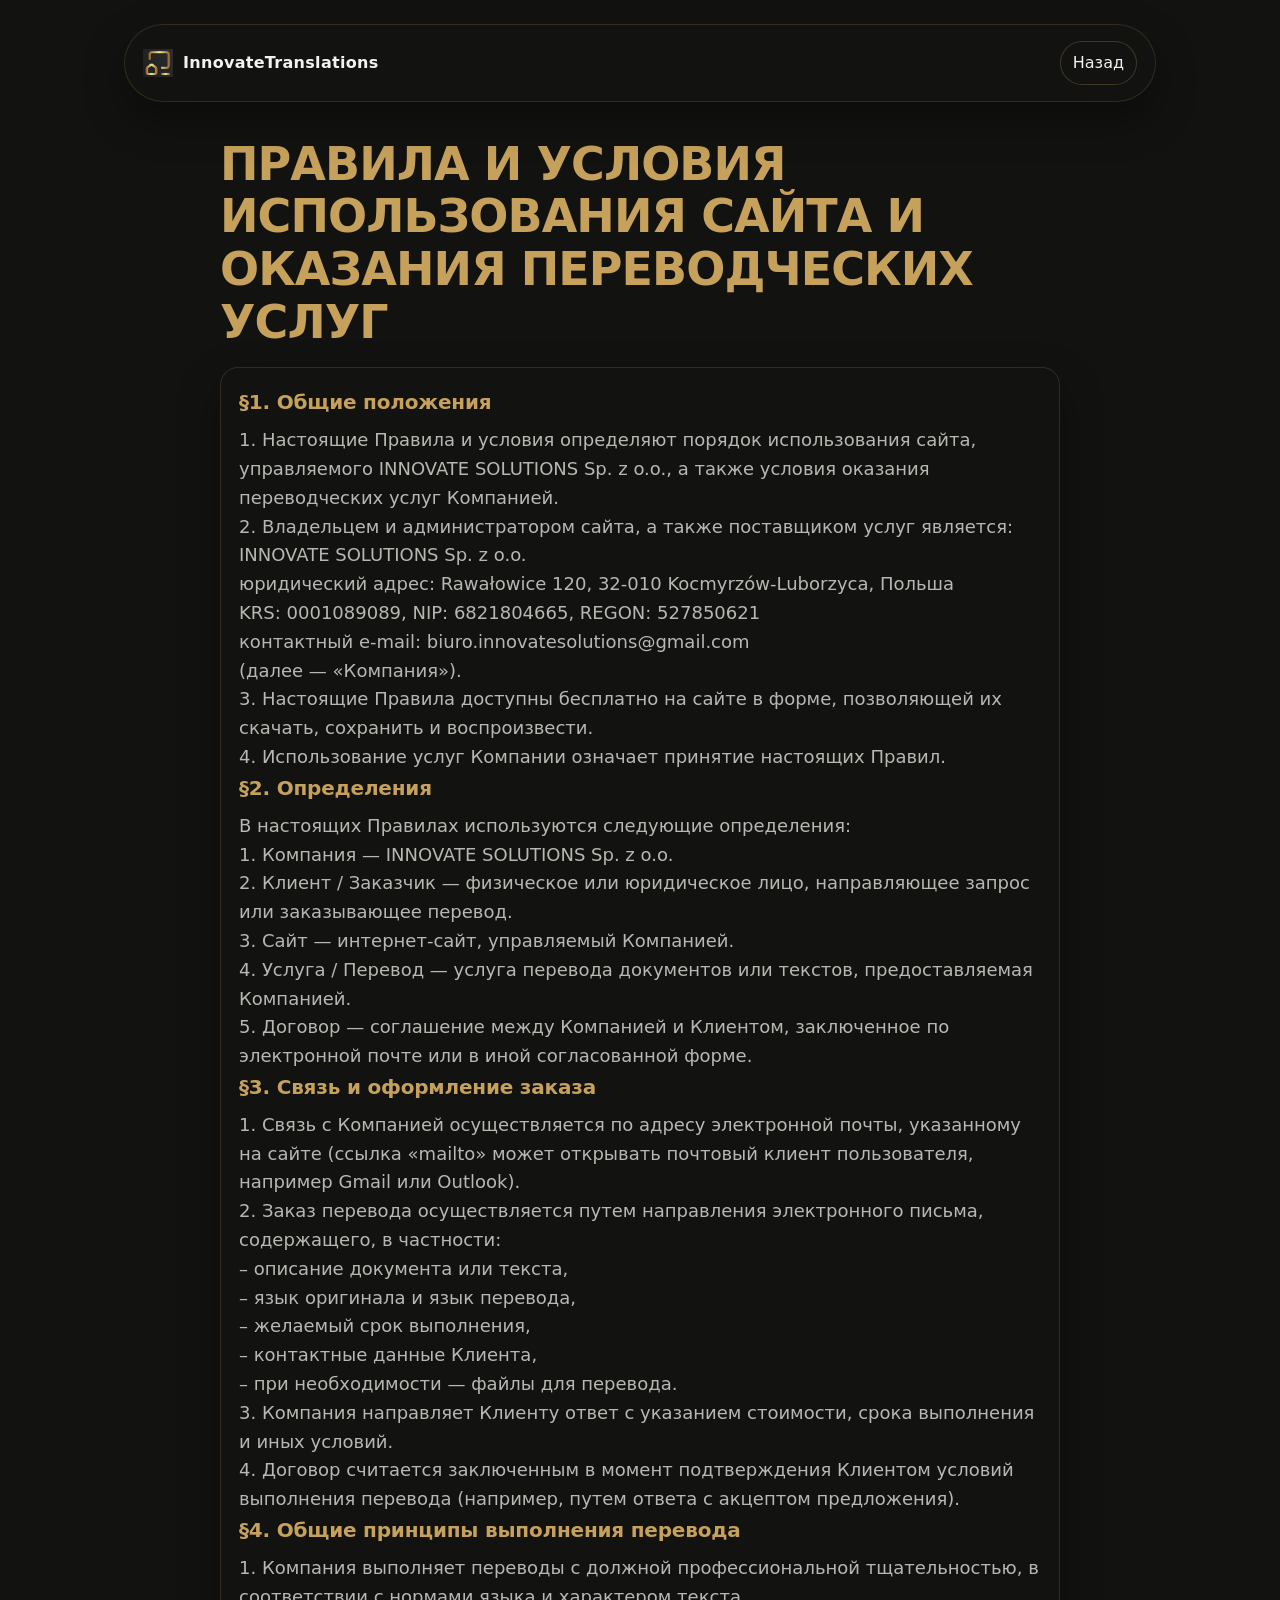
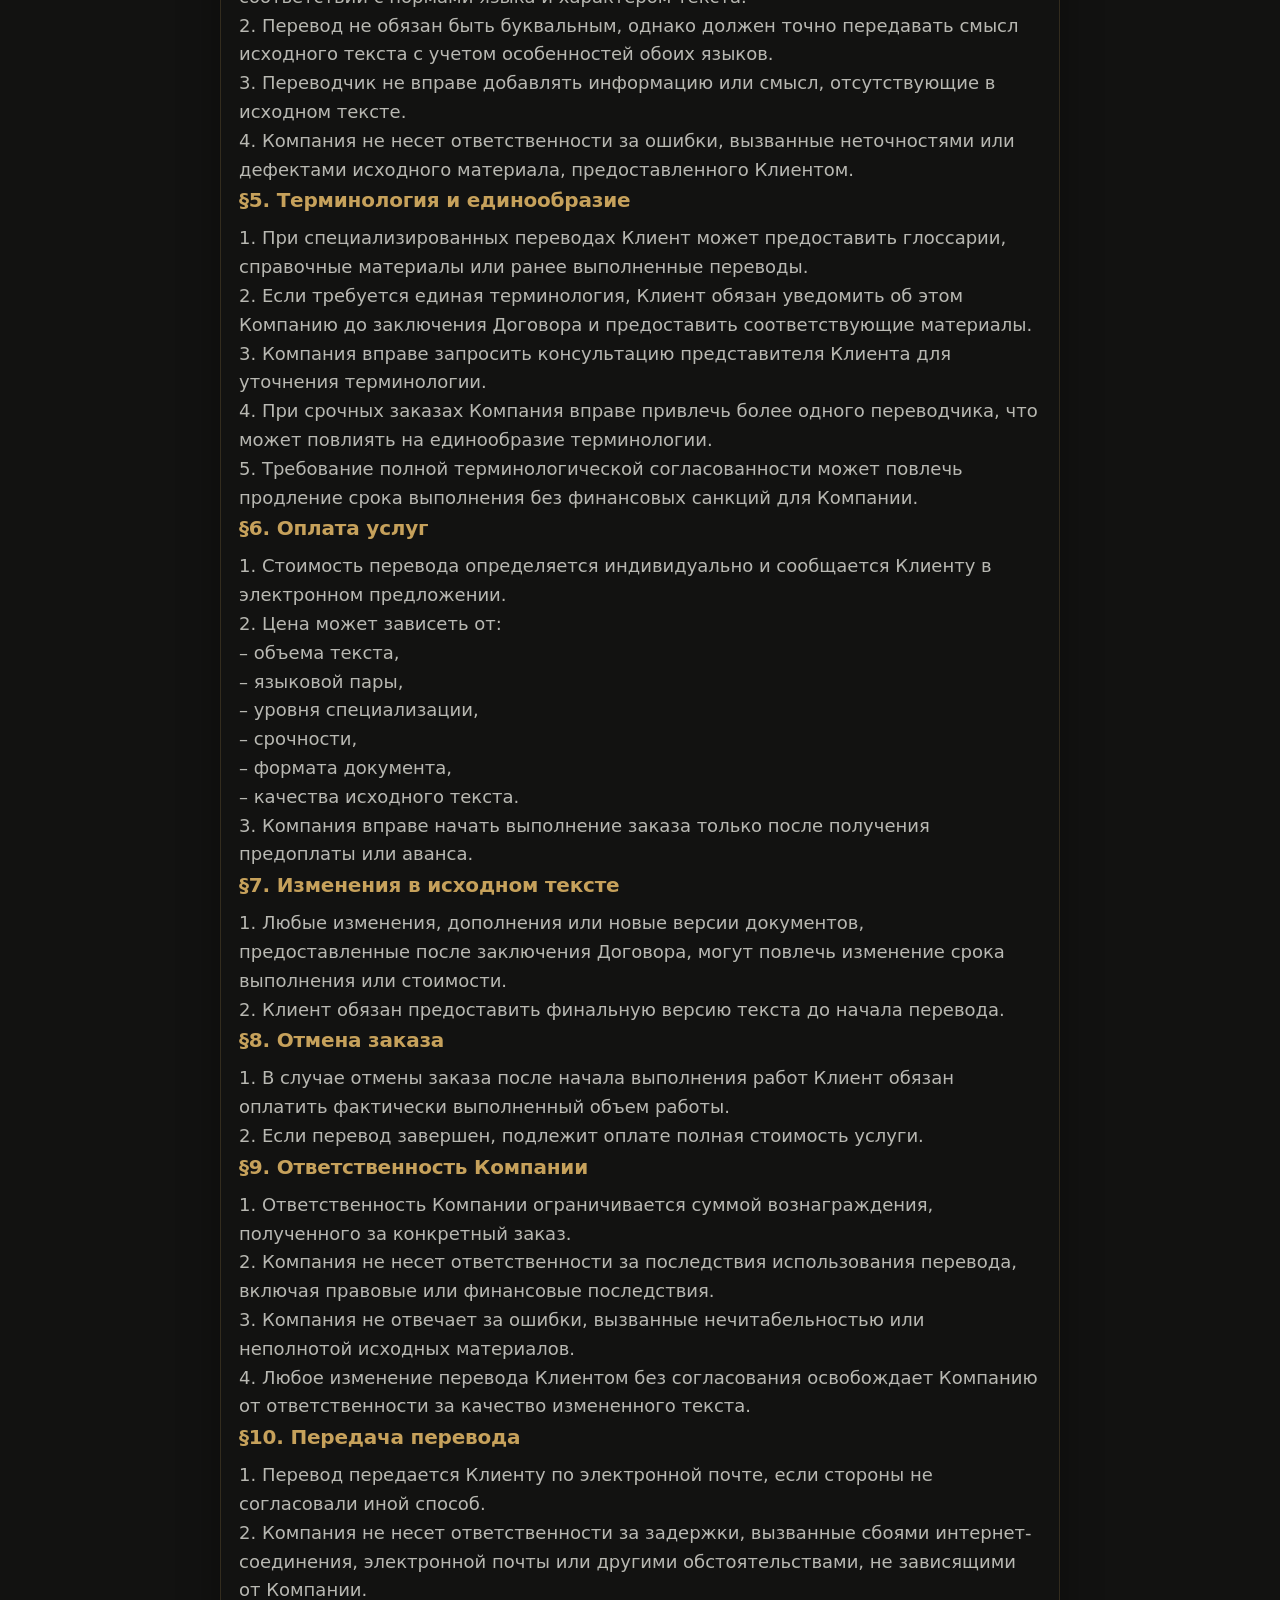
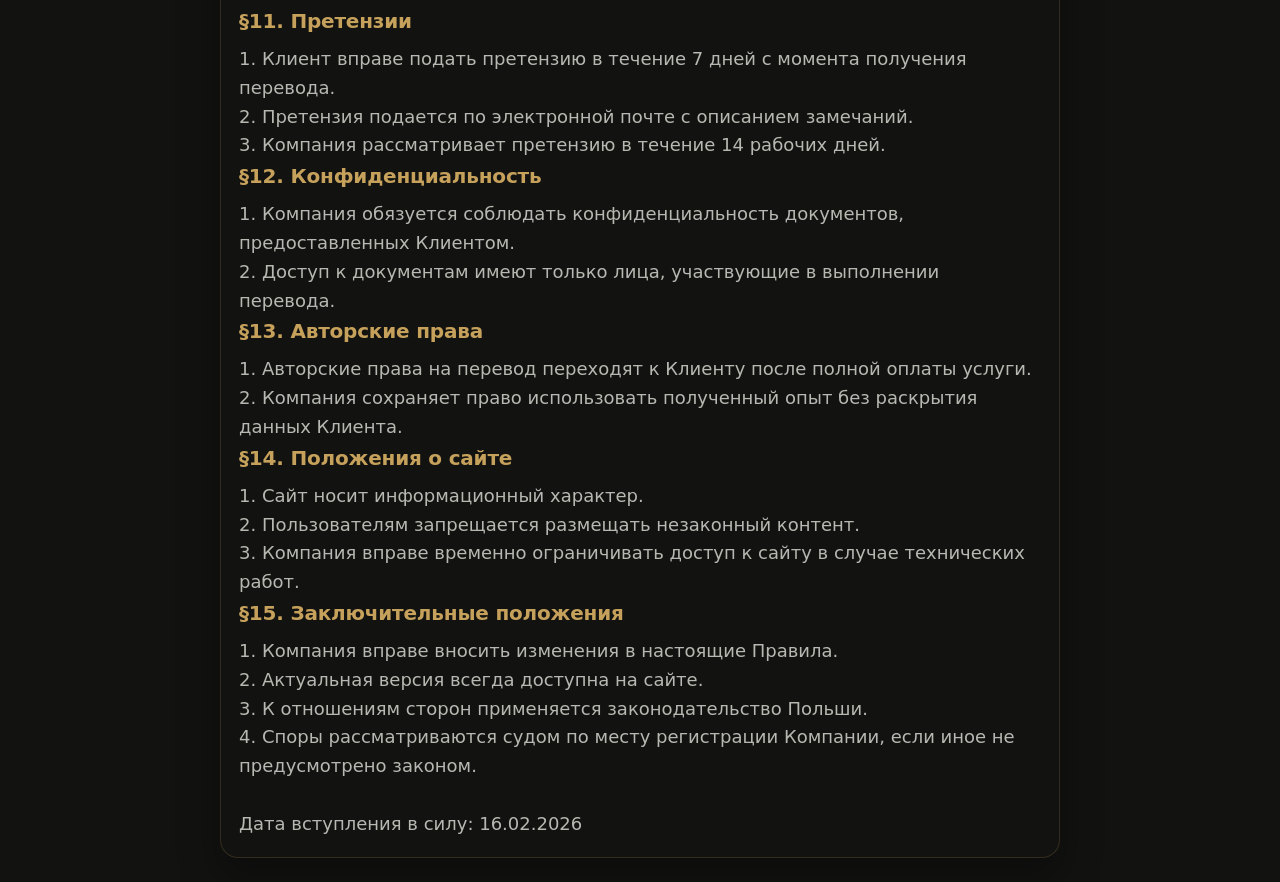
<file: ru/usloviya.html>
<!doctype html>
<html lang="ru">
<head>
  <meta charset="utf-8" />
  <meta name="viewport" content="width=device-width, initial-scale=1" />
  <title>Правила и условия — INNOVATE TRANSLATIONS</title>
  <link rel="stylesheet" href="../assets/style.css" />
</head>
<body>
  <div class="container">
    <div class="nav" style="margin-top:24px">
      <div class="brand">
        <img src="../assets/img/logo.png" alt="InnovateTranslations logo">
        <span>InnovateTranslations</span>
      </div>
      <div class="lang">
        <a class="btn secondary" href="./">Назад</a>
      </div>
    </div>

    <section class="hero" style="padding-top:36px">
      <div class="hero-inner">
        <h1>ПРАВИЛА И УСЛОВИЯ ИСПОЛЬЗОВАНИЯ САЙТА И ОКАЗАНИЯ ПЕРЕВОДЧЕСКИХ УСЛУГ</h1>
        <p class="hero-subline"></p>

        <div class="card" style="margin-top:18px; padding:18px">

          <h2 style="margin-top:0">§1. Общие положения</h2>
          <p>
            1. Настоящие Правила и условия определяют порядок использования сайта,
            управляемого INNOVATE SOLUTIONS Sp. z o.o., а также условия оказания переводческих услуг Компанией.<br>
            2. Владельцем и администратором сайта, а также поставщиком услуг является:<br>
            INNOVATE SOLUTIONS Sp. z o.o.<br>
            юридический адрес: Rawałowice 120, 32-010 Kocmyrzów-Luborzyca, Польша<br>
            KRS: 0001089089, NIP: 6821804665, REGON: 527850621<br>
            контактный e-mail: biuro.innovatesolutions@gmail.com<br>
            (далее — «Компания»).<br>
            3. Настоящие Правила доступны бесплатно на сайте в форме,
            позволяющей их скачать, сохранить и воспроизвести.<br>
            4. Использование услуг Компании означает принятие настоящих Правил.
          </p>

          <h2>§2. Определения</h2>
          <p>
            В настоящих Правилах используются следующие определения:<br>
            1. Компания — INNOVATE SOLUTIONS Sp. z o.o.<br>
            2. Клиент / Заказчик — физическое или юридическое лицо,
            направляющее запрос или заказывающее перевод.<br>
            3. Сайт — интернет-сайт, управляемый Компанией.<br>
            4. Услуга / Перевод — услуга перевода документов или текстов,
            предоставляемая Компанией.<br>
            5. Договор — соглашение между Компанией и Клиентом,
            заключенное по электронной почте или в иной согласованной форме.
          </p>

          <h2>§3. Связь и оформление заказа</h2>
          <p>
            1. Связь с Компанией осуществляется по адресу электронной почты,
            указанному на сайте (ссылка «mailto» может открывать почтовый клиент пользователя,
            например Gmail или Outlook).<br>
            2. Заказ перевода осуществляется путем направления электронного письма,
            содержащего, в частности:<br>
            – описание документа или текста,<br>
            – язык оригинала и язык перевода,<br>
            – желаемый срок выполнения,<br>
            – контактные данные Клиента,<br>
            – при необходимости — файлы для перевода.<br>
            3. Компания направляет Клиенту ответ с указанием стоимости,
            срока выполнения и иных условий.<br>
            4. Договор считается заключенным в момент подтверждения Клиентом
            условий выполнения перевода (например, путем ответа с акцептом предложения).
          </p>

          <h2>§4. Общие принципы выполнения перевода</h2>
          <p>
            1. Компания выполняет переводы с должной профессиональной тщательностью,
            в соответствии с нормами языка и характером текста.<br>
            2. Перевод не обязан быть буквальным, однако должен точно передавать смысл исходного текста
            с учетом особенностей обоих языков.<br>
            3. Переводчик не вправе добавлять информацию или смысл,
            отсутствующие в исходном тексте.<br>
            4. Компания не несет ответственности за ошибки,
            вызванные неточностями или дефектами исходного материала,
            предоставленного Клиентом.
          </p>

          <h2>§5. Терминология и единообразие</h2>
          <p>
            1. При специализированных переводах Клиент может предоставить глоссарии,
            справочные материалы или ранее выполненные переводы.<br>
            2. Если требуется единая терминология, Клиент обязан уведомить об этом Компанию
            до заключения Договора и предоставить соответствующие материалы.<br>
            3. Компания вправе запросить консультацию представителя Клиента
            для уточнения терминологии.<br>
            4. При срочных заказах Компания вправе привлечь более одного переводчика,
            что может повлиять на единообразие терминологии.<br>
            5. Требование полной терминологической согласованности
            может повлечь продление срока выполнения без финансовых санкций для Компании.
          </p>

          <h2>§6. Оплата услуг</h2>
          <p>
            1. Стоимость перевода определяется индивидуально
            и сообщается Клиенту в электронном предложении.<br>
            2. Цена может зависеть от:<br>
            – объема текста,<br>
            – языковой пары,<br>
            – уровня специализации,<br>
            – срочности,<br>
            – формата документа,<br>
            – качества исходного текста.<br>
            3. Компания вправе начать выполнение заказа
            только после получения предоплаты или аванса.
          </p>

          <h2>§7. Изменения в исходном тексте</h2>
          <p>
            1. Любые изменения, дополнения или новые версии документов,
            предоставленные после заключения Договора,
            могут повлечь изменение срока выполнения или стоимости.<br>
            2. Клиент обязан предоставить финальную версию текста до начала перевода.
          </p>

          <h2>§8. Отмена заказа</h2>
          <p>
            1. В случае отмены заказа после начала выполнения работ
            Клиент обязан оплатить фактически выполненный объем работы.<br>
            2. Если перевод завершен, подлежит оплате полная стоимость услуги.
          </p>

          <h2>§9. Ответственность Компании</h2>
          <p>
            1. Ответственность Компании ограничивается суммой вознаграждения,
            полученного за конкретный заказ.<br>
            2. Компания не несет ответственности за последствия использования перевода,
            включая правовые или финансовые последствия.<br>
            3. Компания не отвечает за ошибки, вызванные нечитабельностью
            или неполнотой исходных материалов.<br>
            4. Любое изменение перевода Клиентом без согласования освобождает Компанию
            от ответственности за качество измененного текста.
          </p>

          <h2>§10. Передача перевода</h2>
          <p>
            1. Перевод передается Клиенту по электронной почте,
            если стороны не согласовали иной способ.<br>
            2. Компания не несет ответственности за задержки,
            вызванные сбоями интернет-соединения,
            электронной почты или другими обстоятельствами,
            не зависящими от Компании.
          </p>

          <h2>§11. Претензии</h2>
          <p>
            1. Клиент вправе подать претензию в течение 7 дней
            с момента получения перевода.<br>
            2. Претензия подается по электронной почте с описанием замечаний.<br>
            3. Компания рассматривает претензию в течение 14 рабочих дней.
          </p>

          <h2>§12. Конфиденциальность</h2>
          <p>
            1. Компания обязуется соблюдать конфиденциальность документов,
            предоставленных Клиентом.<br>
            2. Доступ к документам имеют только лица,
            участвующие в выполнении перевода.
          </p>

          <h2>§13. Авторские права</h2>
          <p>
            1. Авторские права на перевод переходят к Клиенту
            после полной оплаты услуги.<br>
            2. Компания сохраняет право использовать полученный опыт
            без раскрытия данных Клиента.
          </p>

          <h2>§14. Положения о сайте</h2>
          <p>
            1. Сайт носит информационный характер.<br>
            2. Пользователям запрещается размещать незаконный контент.<br>
            3. Компания вправе временно ограничивать доступ к сайту
            в случае технических работ.
          </p>

          <h2>§15. Заключительные положения</h2>
          <p>
            1. Компания вправе вносить изменения в настоящие Правила.<br>
            2. Актуальная версия всегда доступна на сайте.<br>
            3. К отношениям сторон применяется законодательство Польши.<br>
            4. Споры рассматриваются судом по месту регистрации Компании,
            если иное не предусмотрено законом.<br><br>
            Дата вступления в силу: 16.02.2026
          </p>

        </div>
      </div>
    </section>
  </div>
</body>
</html>
</file>
<file: assets/style.css>
:root{
  /* tło jak wizytówka (ciemny grafit) */
  --bg:#1E1E1C;

  /* karty/panele trochę jaśniejsze od tła */
 --card: #121211;

  /* tekst */
  --text:#F2F2F0;
  --muted:#B8B8B2;

  /* akcent (złoto z logo) */
  --accent:#C6A15B;

  /* obramowania i cienie */
  --border: rgba(198,161,91,.18);
  --shadow: 0 10px 30px rgba(0,0,0,.35);
  --radius: 18px;
}


*{box-sizing:border-box}
html{scroll-behavior:smooth}
body{
  margin:0;
  font-family: ui-sans-serif, system-ui, -apple-system, Segoe UI, Roboto, Arial, "Noto Sans", "Liberation Sans", sans-serif;
  /* background: */
   /*radial-gradient(900px 600px at 20% 10%, rgba(198,161,91,.14), transparent 60%),
  radial-gradient(900px 600px at 85% 15%, rgba(198,161,91,.08), transparent 55%),
  var(--bg); */

   background: var(--card);

  color:var(--text);
  line-height:1.6;
}

a{color:inherit}

.container{
  max-width: 1080px;
  margin: 0 auto;
  padding: 0 24px;
}


.nav{
  display:flex;align-items:center;justify-content:space-between;gap:16px;
  padding:16px 18px;border:1px solid var(--border);border-radius:999px;
  /* background: rgba(17,27,46,.7); backdrop-filter: blur(10px); */
   background: var(--card);
  box-shadow: var(--shadow);
}
.brand{font-weight:700;letter-spacing:.3px}
.lang a{
  display:inline-block;padding:8px 12px;border-radius:999px;
  border:1px solid var(--border); text-decoration:none; color:var(--muted);
}
.lang a:hover{border-color:rgba(255,255,255,.25); color:var(--text)}
.lang a.active{background:rgba(106,166,255,.18); color:var(--text); border-color:rgba(106,166,255,.35)}

.hero{
  padding: 56px 0 24px;
}


/* Opcjonalnie: żeby przyciski ładnie “siadały” pod tekstem */
.hero-inner .cta .btn{
  min-width: 120px;
}

.hero-subline{
  font-size: clamp(16px, 2vw, 18px);
  color: var(--muted);
  margin-top: 10px;
}

.hero-langs{
  white-space: nowrap;  /* kluczowe */
  opacity: .9;
  font-weight: 500;
}

.hero h1{font-size: clamp(28px, 4vw, 46px); line-height:1.15; margin:0 0 12px}
.hero p{max-width:820px;color:var(--muted);margin:0 0 18px;font-size: clamp(16px, 2vw, 18px)}
.badges{display:flex;flex-wrap:wrap;gap:10px;margin:16px 0 24px}
.badge{
  border:1px solid var(--border); color:var(--muted);
  padding:8px 12px;border-radius:999px;background: rgba(17,27,46,.55);
}

/* Hero uses the same content axis as the rest of the page */
.hero-wrap{
  max-width: 840px;   /* dopasuj do tego, co masz w innych sekcjach */
  margin: 0 auto;
  padding: 0 24px;
}



.hero .hero-inner{
  max-width: 840px;
  margin: 0 auto;   /* <-- TO centruje blok */
  text-align: left;
}








.cta{display:flex;flex-wrap:wrap;gap:12px;align-items:center;margin-top:18px}




/* ===== Buttons – black + gold (brand style) ===== */

.btn{
  display:inline-block;
  text-decoration:none;
  padding:12px 18px;
  border-radius:12px;

  background: var(--card);
  color: var(--text);

  border: 1px solid rgba(198,161,91,.35);
  transition: all .2s ease;
}

.btn.primary{
  border-color: var(--accent);
}

.btn.secondary{
  border-color: rgba(198,161,91,.25);
  color: var(--text);
}

.btn:hover{
  background: rgba(198,161,91,.12);
  border-color: var(--accent);
}


.grid{display:grid;grid-template-columns:repeat(12,1fr);gap:16px;margin:20px 0 0}
.card{
  grid-column: span 12;
  border:1px solid var(--border);
  border-radius: var(--radius);
  /* background: rgba(17,27,46,.65); */
   background: var(--card);
  box-shadow: var(--shadow);
  padding:18px 18px;
}
.card h2{margin:0 0 8px;font-size:20px}
.card p{margin:0;color:var(--muted)}
.list{margin:10px 0 0;padding-left:18px;color:var(--muted)}
.list li{margin:6px 0}

@media (min-width: 860px){
  .card.span6{grid-column: span 6;}
  .card.span4{grid-column: span 4;}
}

.footer{
  margin:34px 0 10px;
  color: var(--muted);
  font-size: 14px;
  display:flex; flex-wrap:wrap; gap:10px; justify-content:space-between; align-items:center;
  border-top:1px solid var(--border);
  padding-top:16px;
}
.small{font-size:13px;color:var(--muted)}

.hero-center{
  display: flex;
  flex-direction: column;
  align-items: center;
  text-align: center;
}

.hero-center h1{
  margin-left: auto;
  margin-right: auto;
}

/* Landing – przyciski wyrównane do lewej krawędzi */
/* Landing: przyciski mają wyrównywać się do lewej krawędzi bloku */
/*.hero-inner .cta{
  width: 100%;
  justify-content: flex-start !important;
}

.hero-inner .cta .btn:first-child{
  margin-left: 0;
} */

/* Landing – przyciski dopasowane do szerokości tekstu */
.hero-inner .cta{
  width: max-content;      /* nie 100% */
  max-width: 100%;
  justify-content: flex-start;
}

.hero-inner .cta .btn{
  flex: 1;
  min-width: 140px;        /* kontrola minimalnej szerokości */
  text-align: center;
}


.hero-inner .cta .btn{
  flex: 1;                 /* KAŻDY przycisk zajmuje tyle samo miejsca */
  text-align: center;
}

/* Landing – helper text nie szerszy niż opis */
.hero-inner .small{
  max-width: 480px;
}

/* Mobile fix: nav układa się równo w nagłówku */
@media (max-width: 520px){
  .nav{
    flex-wrap: wrap;
    justify-content: center;
    gap: 10px;
    border-radius: 18px; /* opcjonalnie, może wyglądać lepiej przy 2 liniach */
  }
  .brand{
    width: 100%;
    text-align: center;
  }
  .lang{
    width: 100%;
    display: flex;
    justify-content: center;
    gap: 8px;
  }
  .lang a{
    flex: 1;            /* równe „kafelki” */
    text-align: center;
  }
}


h1, h2{
  color: var(--accent);
}

.lang a.active{
  color: var(--accent);
  border-color: var(--accent);
}

.lang a:hover{
  border-color: var(--accent);
}

/* ===== Brand (logo + name) ===== */

.brand{
  display: flex;
  align-items: center;
  gap: 10px;
  font-weight: 600;
}

.brand img{
  height: 28px;      /* desktop */
  width: auto;
  display: block;
}

@media (max-width: 520px){
  .brand{
    justify-content: center;
  }
  .brand img{
    height: 32px;   /* logo może być trochę większe na mobile */
  }
}

footer{
  margin-top: 60px;
  padding: 30px 0 20px;
  border-top: 1px solid rgba(198,161,91,.2);
}

.footer-top{
  display:flex;
  justify-content: space-between;
  align-items: center;
  flex-wrap: wrap;
  gap: 10px;
  font-size: 14px;
}

.footer-right a{
  text-decoration: none;
  color: var(--muted);
  transition: color .2s ease;
}

.footer-right a:hover{
  color: var(--accent);
}

.company-data{
  margin-top: 12px;
  font-size: 12px;
  color: var(--muted);
  opacity: .85;
  line-height: 1.6;
}

@media (max-width: 600px){
  .footer-top{
    flex-direction: column;
    align-items: center;
    text-align: center;
  }

  .footer-right{
    line-height: 1.8;
  }
}

/* ===== Clean centered footer ===== */

.footer-clean{
  margin-top: 70px;
  padding: 35px 20px 25px;
  border-top: 1px solid rgba(198,161,91,.2);
  text-align: center;
}

.footer-line{
  max-width: 1100px;        /* taka sama szerokość jak content */
  margin: 0 auto;
}

.footer-copy{
  font-size: 14px;
  margin-bottom: 10px;
}

.footer-links{
  font-size: 14px;
  margin-bottom: 14px;
}

.footer-links a{
  text-decoration: none;
  color: var(--muted);
  transition: color .2s ease;
}

.footer-links a:hover{
  color: var(--accent);
}

.footer-company{
  font-size: 12px;
  color: var(--muted);
  opacity: .85;
  line-height: 1.6;
}

@media (max-width: 600px){
  .footer-links{
    line-height: 1.8;
  }

  .footer-company{
    padding: 0 10px;
  }
}

/* ===== Premium footer polish ===== */

.footer-clean{
  position: relative;
}

.footer-clean::before{
  content:"";
  display:block;
  height: 1px;
  max-width: 1100px;
  margin: 0 auto 18px;
  background: linear-gradient(90deg, transparent, rgba(198,161,91,.45), transparent);
}

.footer-copy{
  letter-spacing: .06em;
  text-transform: uppercase;
  font-size: 13px;
  color: var(--text);
  opacity: .92;
}

.footer-links{
  font-size: 13px;
  opacity: .92;
}

.footer-company{
  max-width: 980px;
  margin: 0 auto;
}

/* ===== Premium surfaces ===== */

.card, .box, .panel, .section, .nav{
  border-color: rgba(198,161,91,.18);
  box-shadow: 0 18px 40px rgba(0,0,0,.35);
 /* backdrop-filter: blur(6px); */

  backdrop-filter: none;
  -webkit-backdrop-filter: none;
}


@supports ((-webkit-backdrop-filter: blur(1px)) or (backdrop-filter: blur(1px))){
  .card, .box, .panel, .section, .nav{
    backdrop-filter: blur(6px);
    -webkit-backdrop-filter: blur(6px);
  }
}



h1{
  letter-spacing: -0.02em;
}

h2{
  letter-spacing: -0.01em;
}


/* mailto consent */
.btn[aria-disabled="true"]{
  opacity: .45;
  pointer-events: none;
  filter: grayscale(20%);
}

.consent-mailto{
  font-size: 13px;
  color: rgba(255,255,255,.65);
  line-height: 1.5;
}

.consent-mailto a{
  color: rgba(198,161,91,.95);
  text-decoration: none;
  border-bottom: 1px solid rgba(198,161,91,.35);
}

.consent-mailto a:hover{
  border-bottom-color: rgba(198,161,91,.75);
}

.consent-mailto input{
  margin-top: 2px;
  accent-color: rgba(198,161,91,.95);
}
</file>
